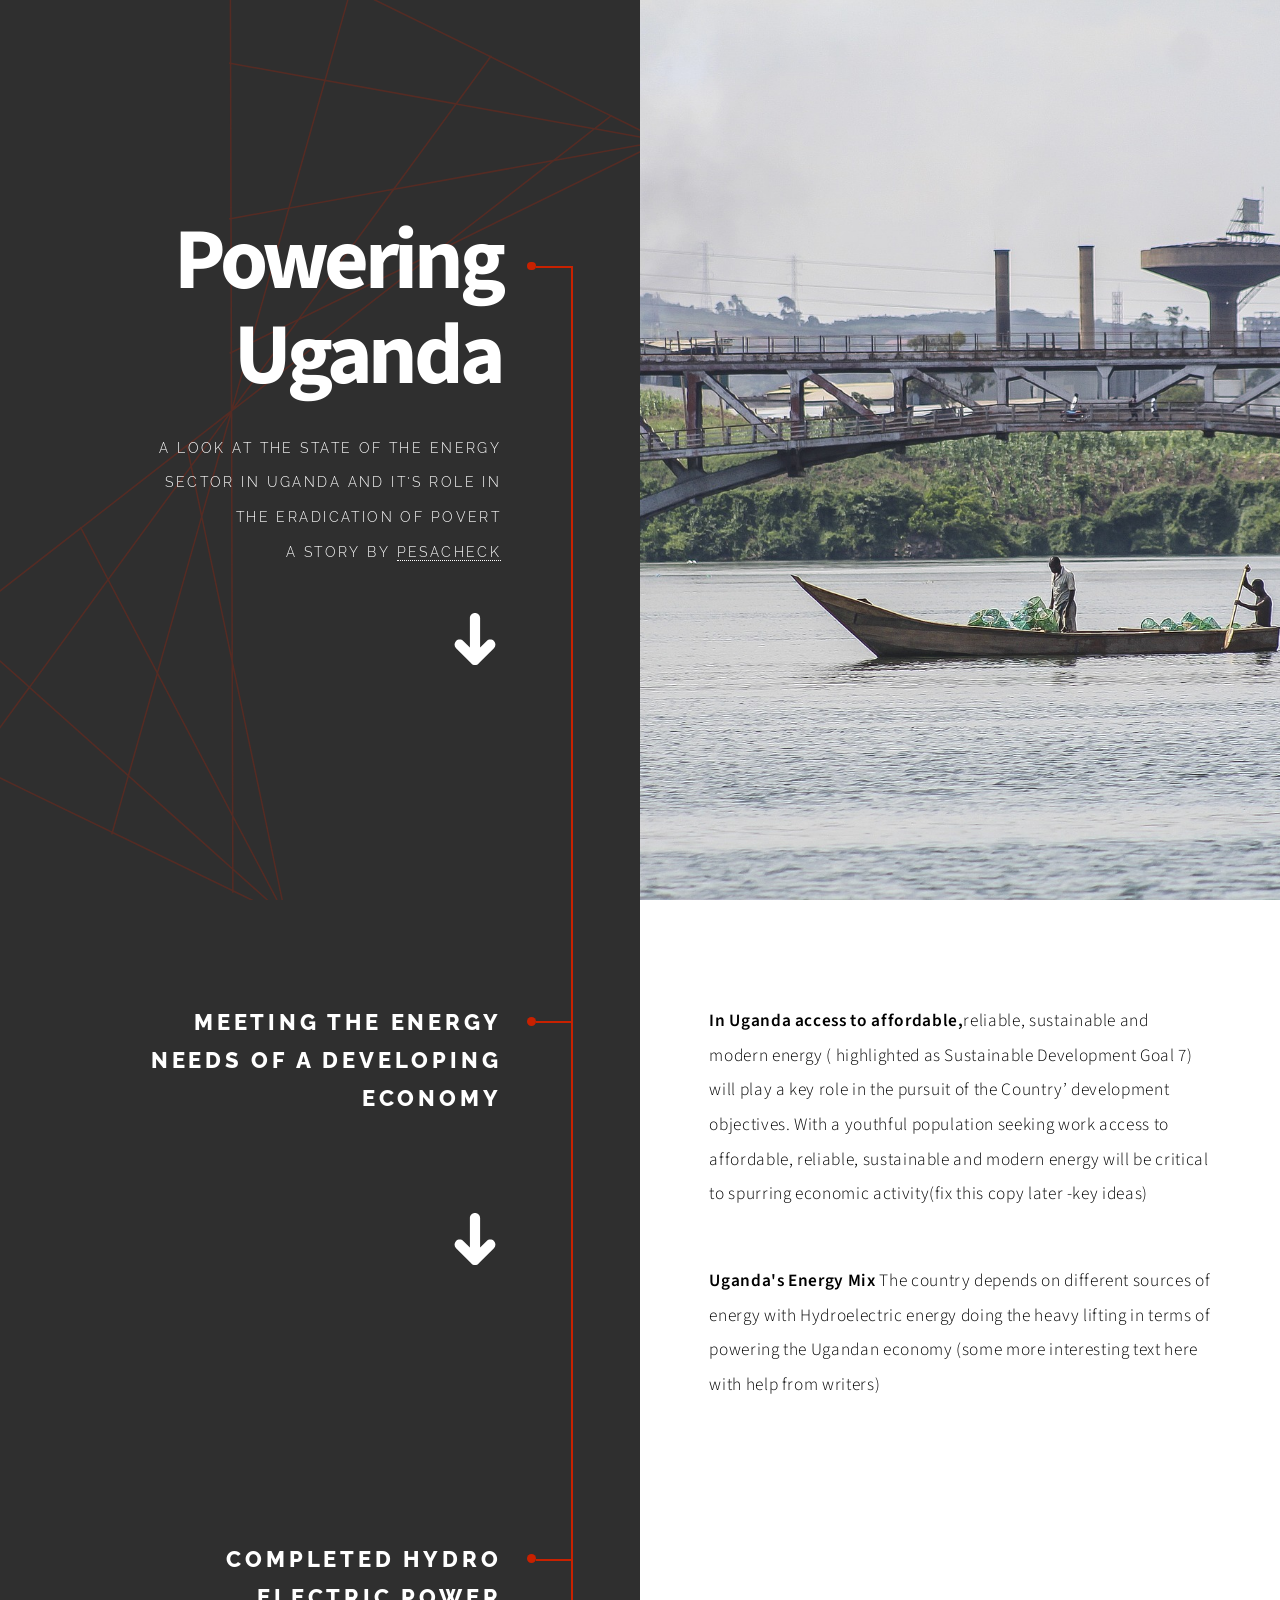
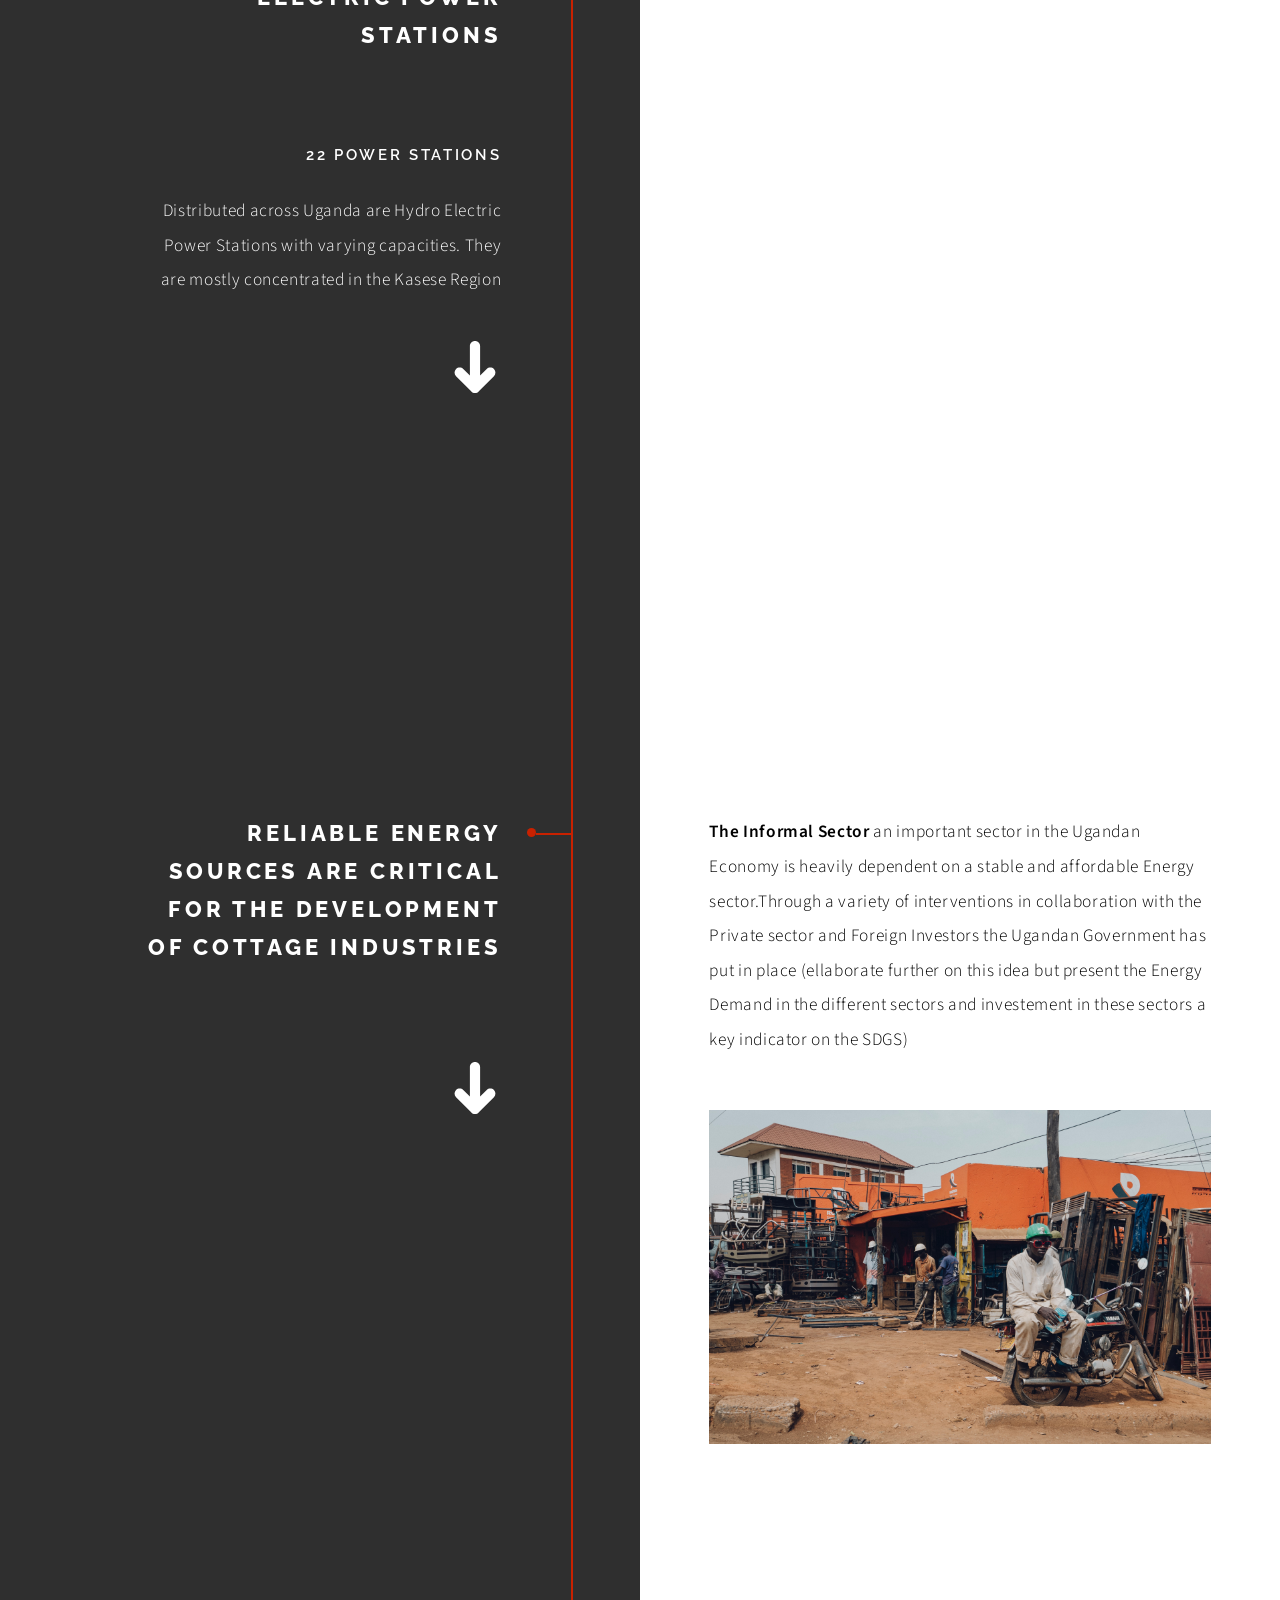
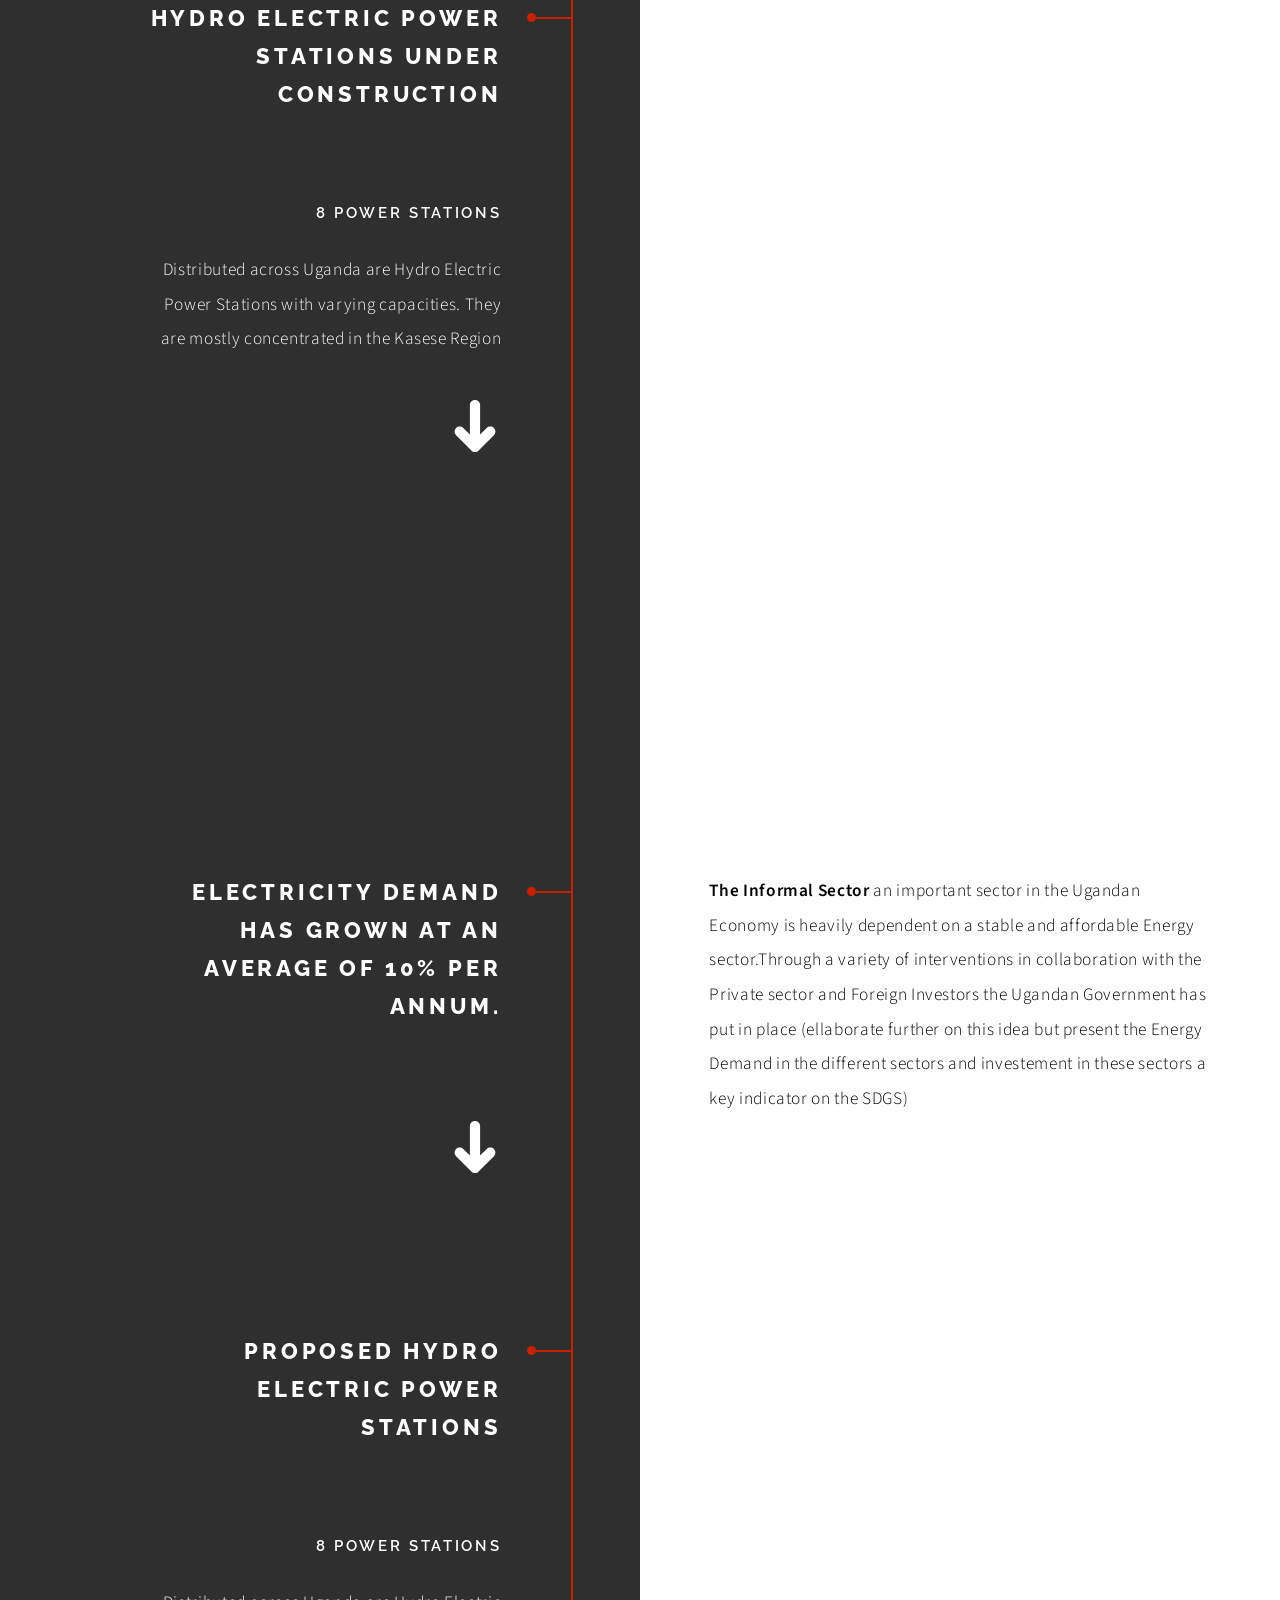
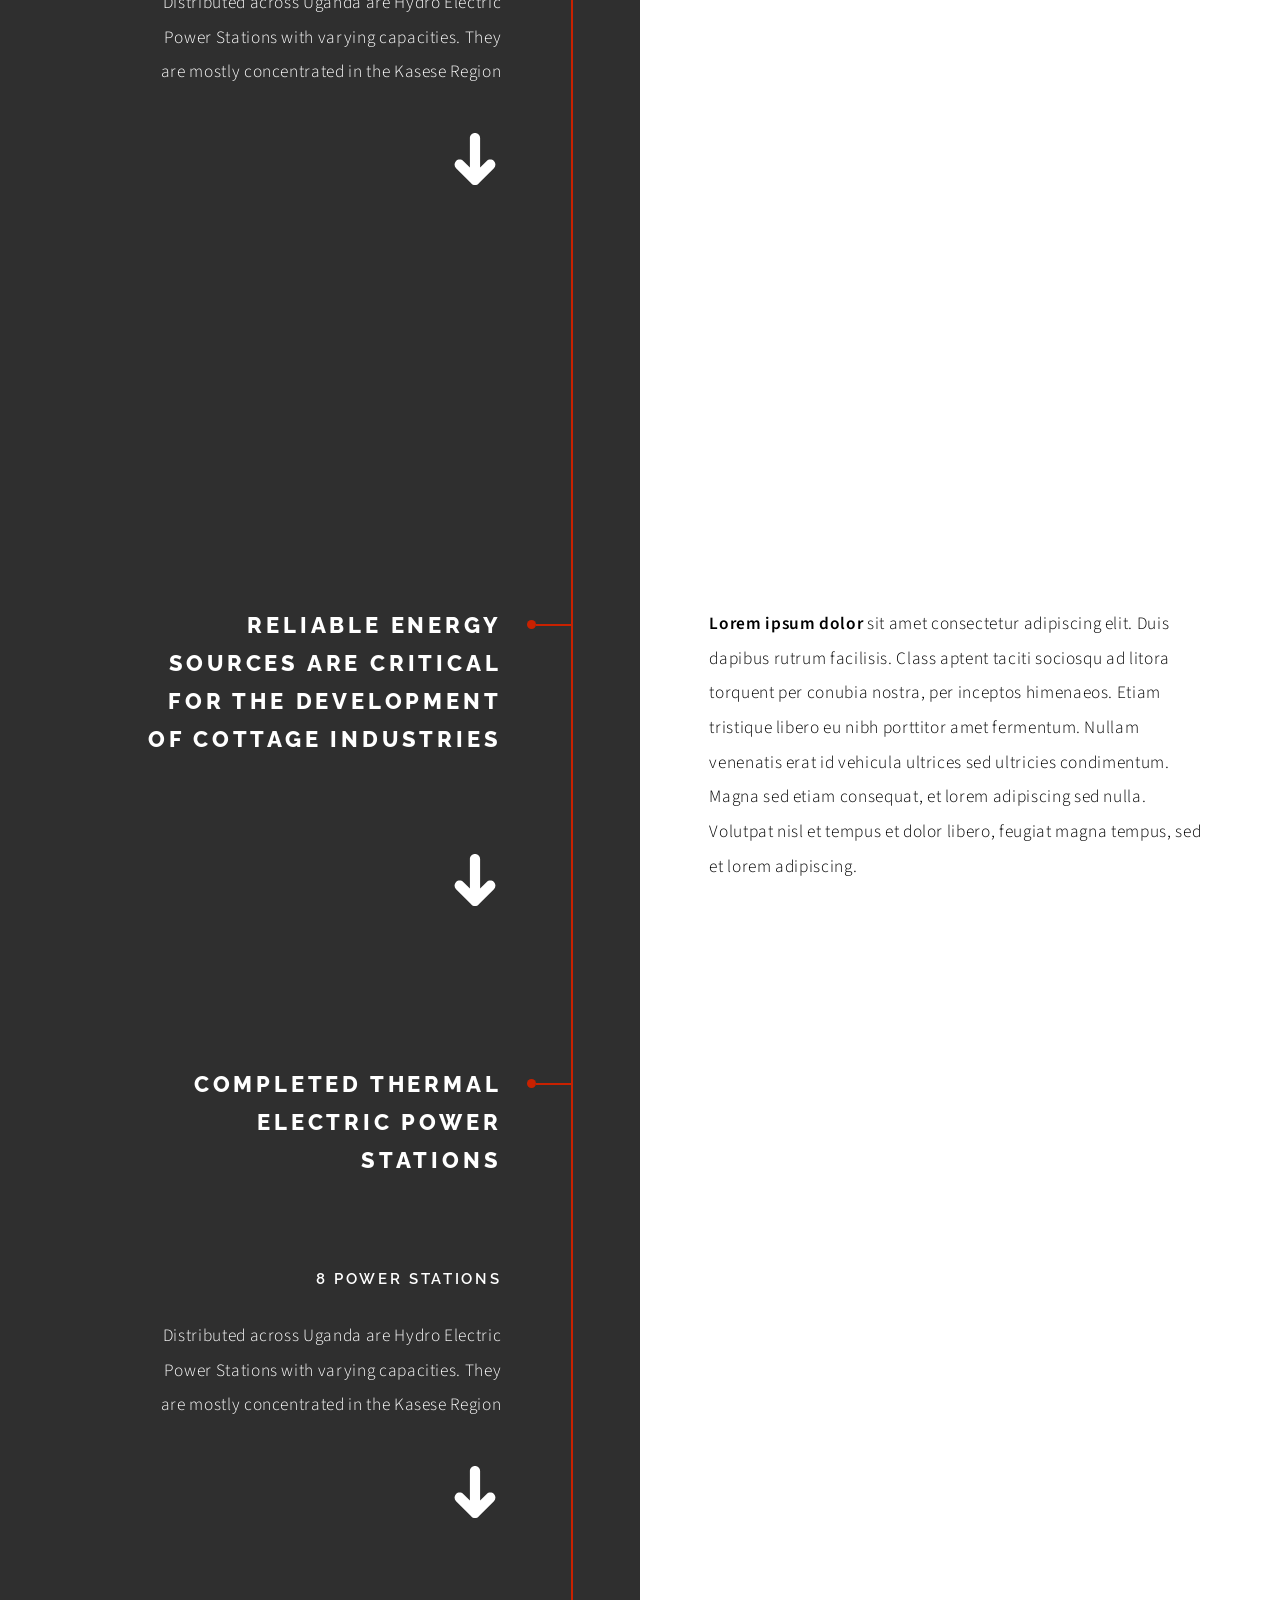
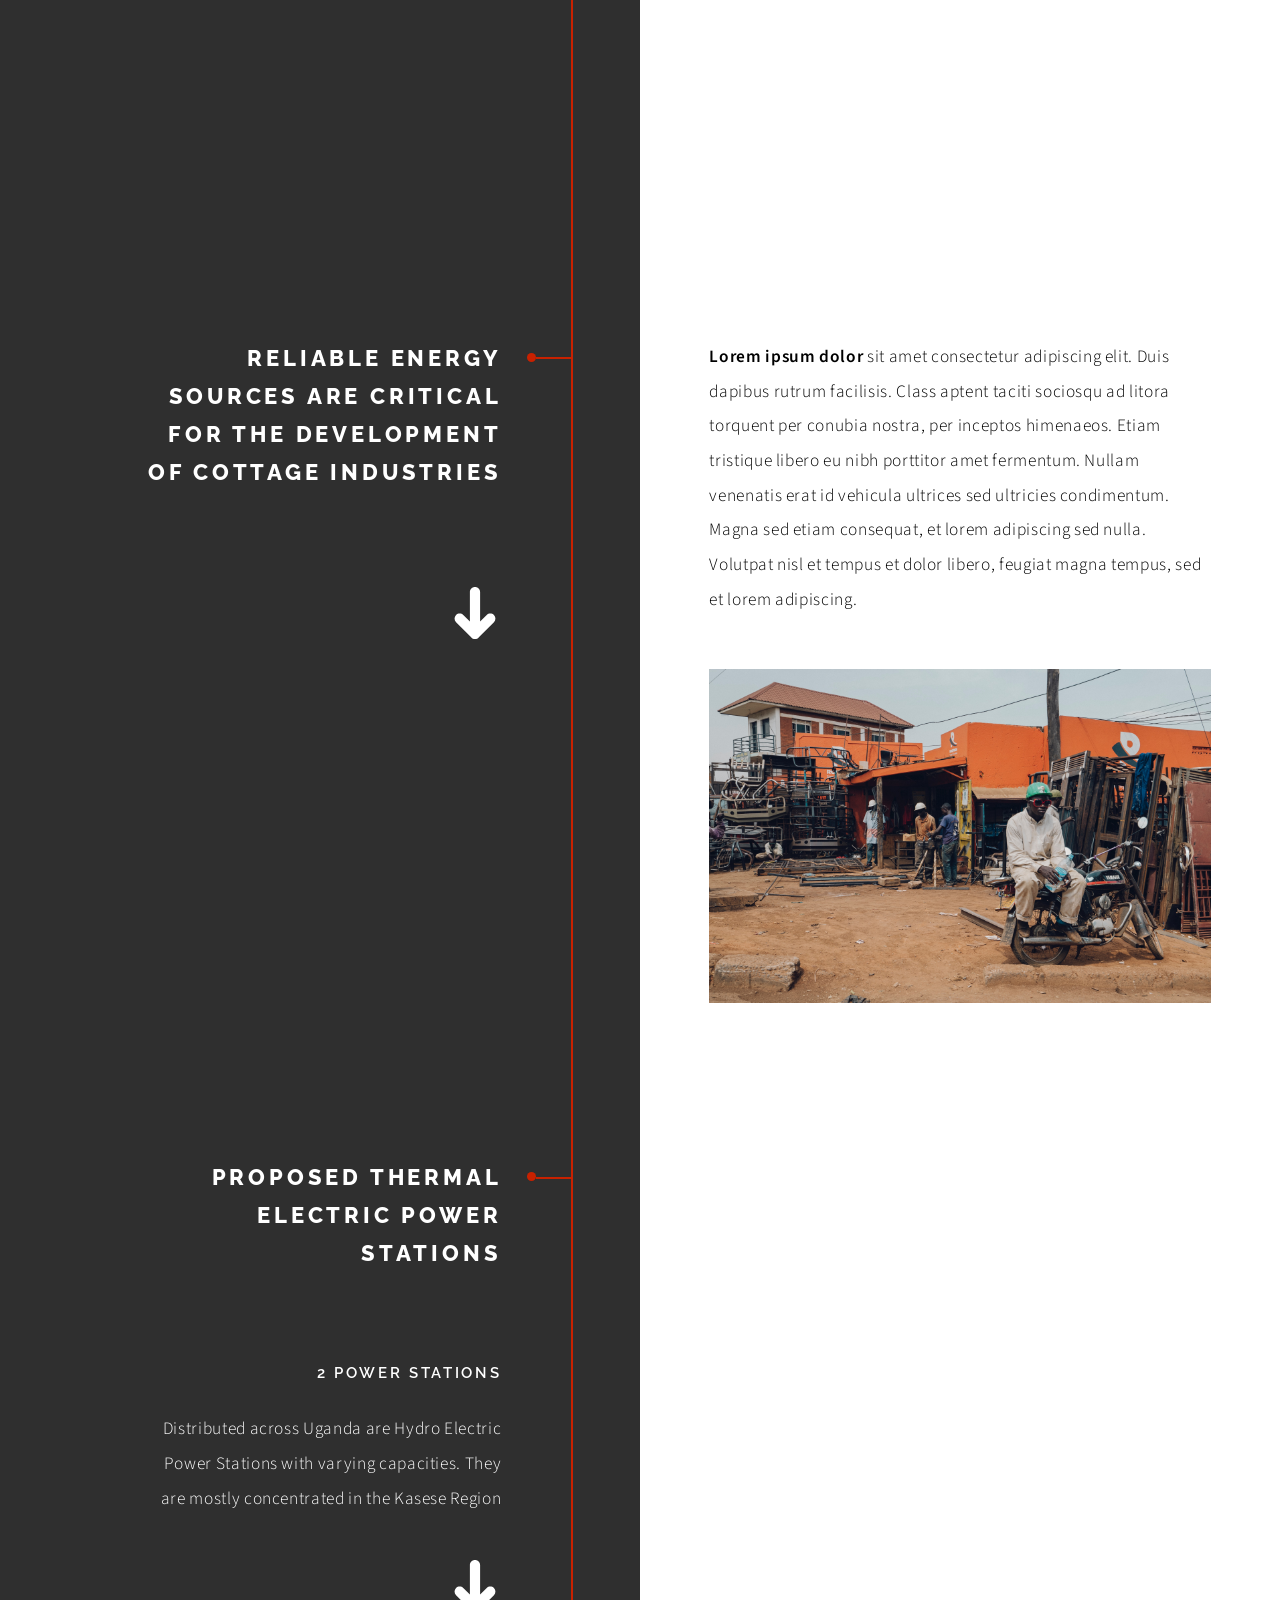
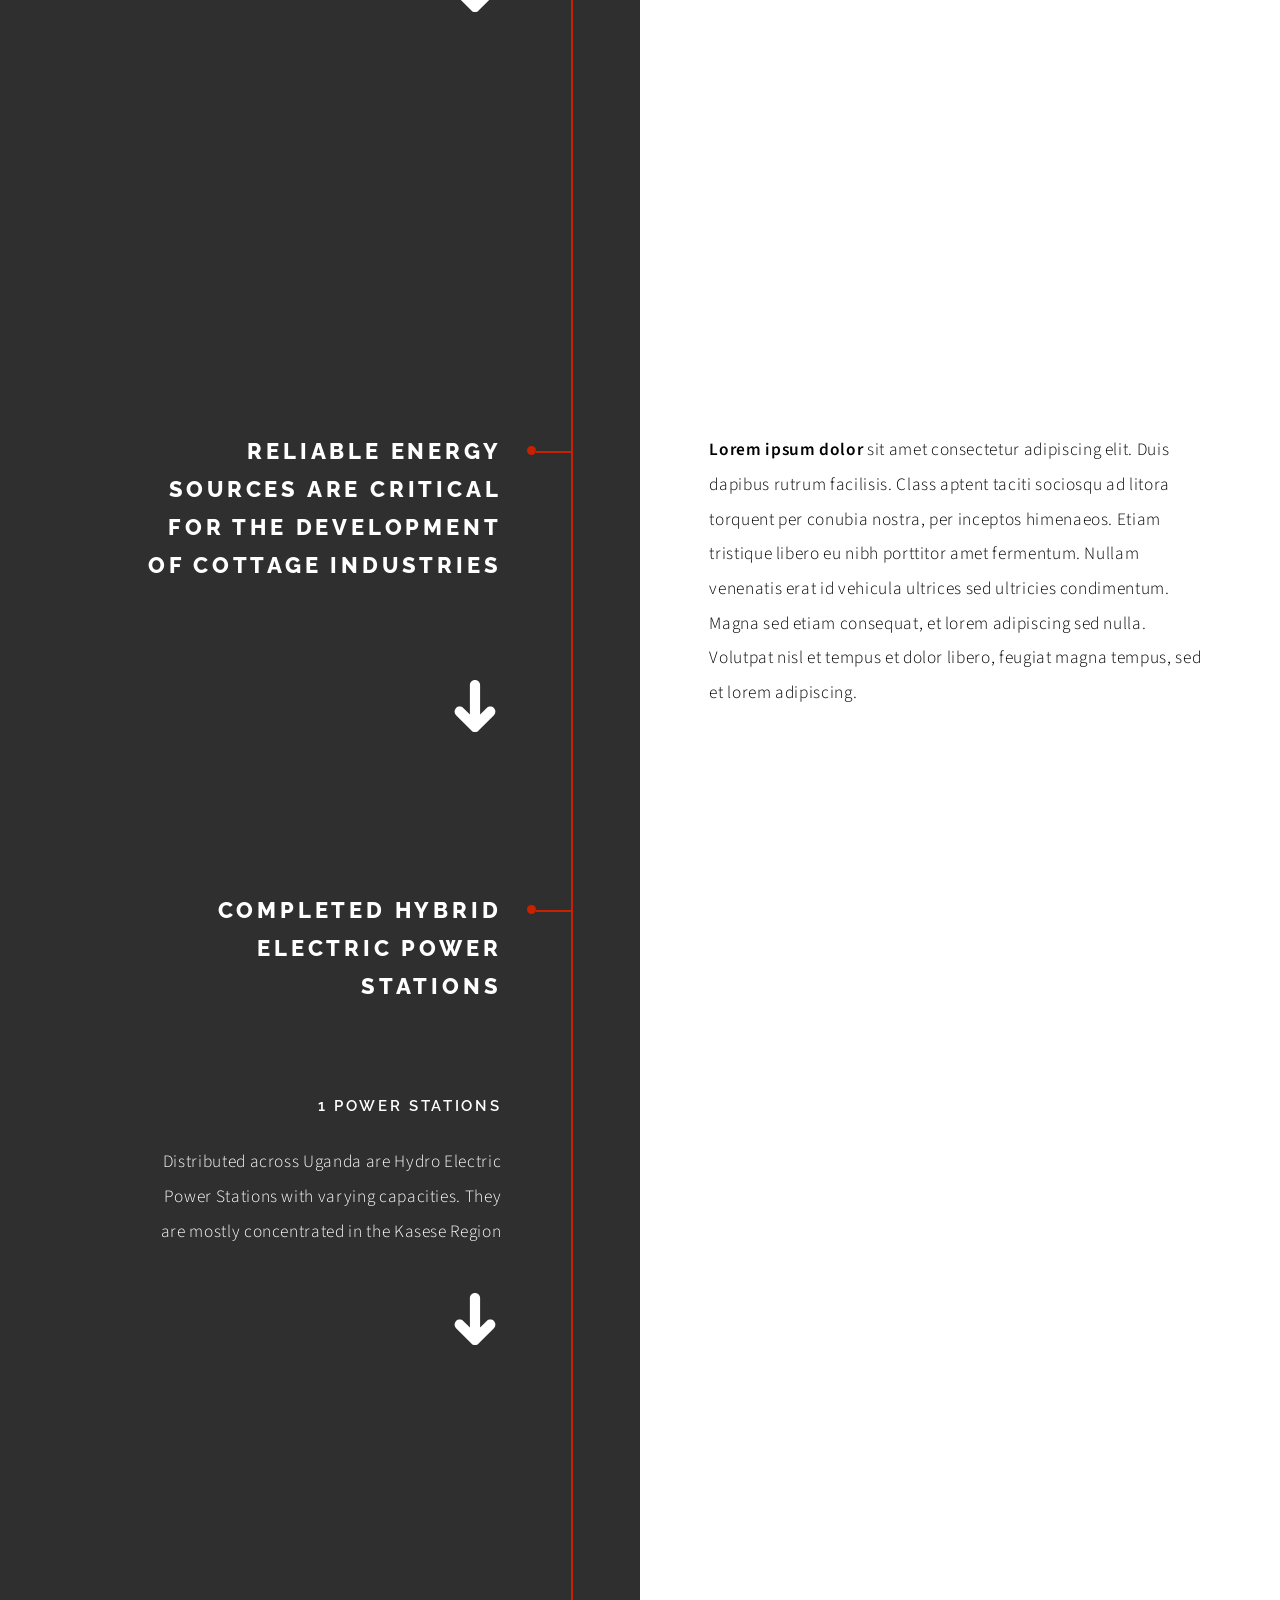
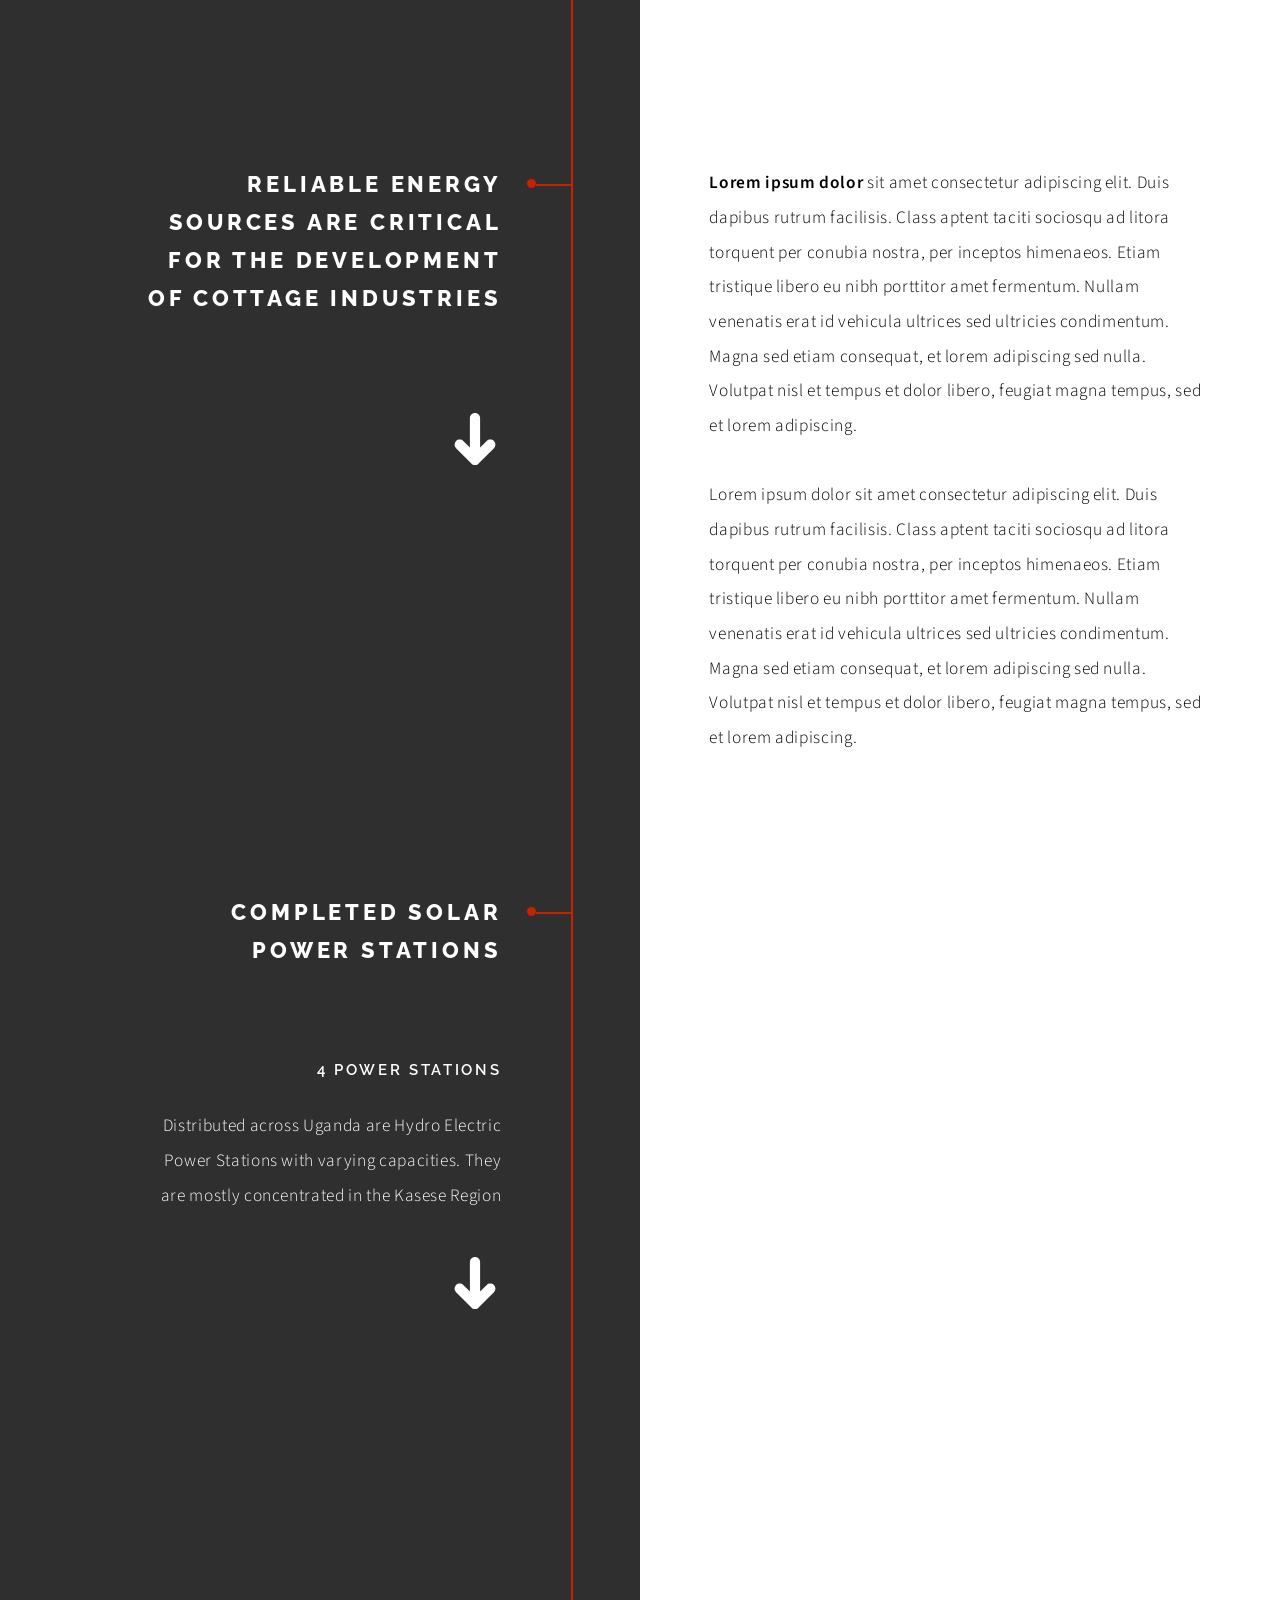
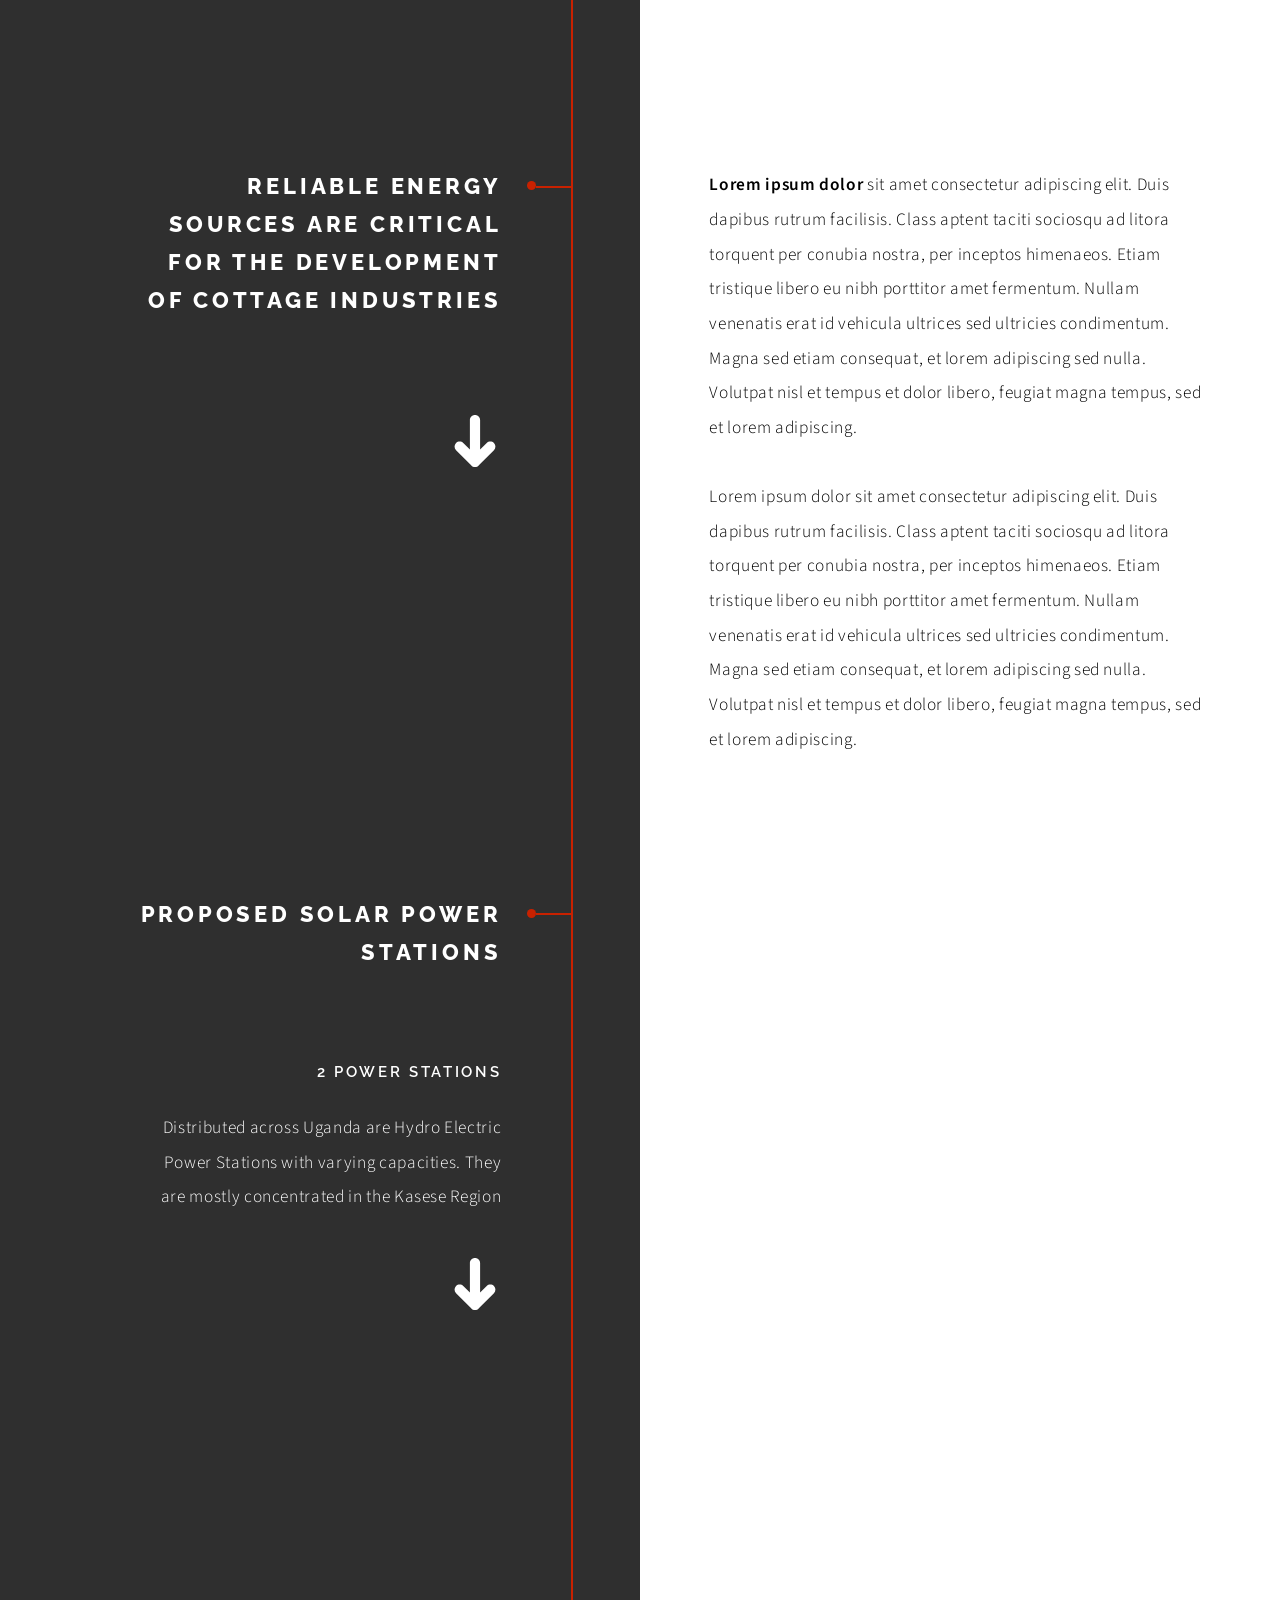
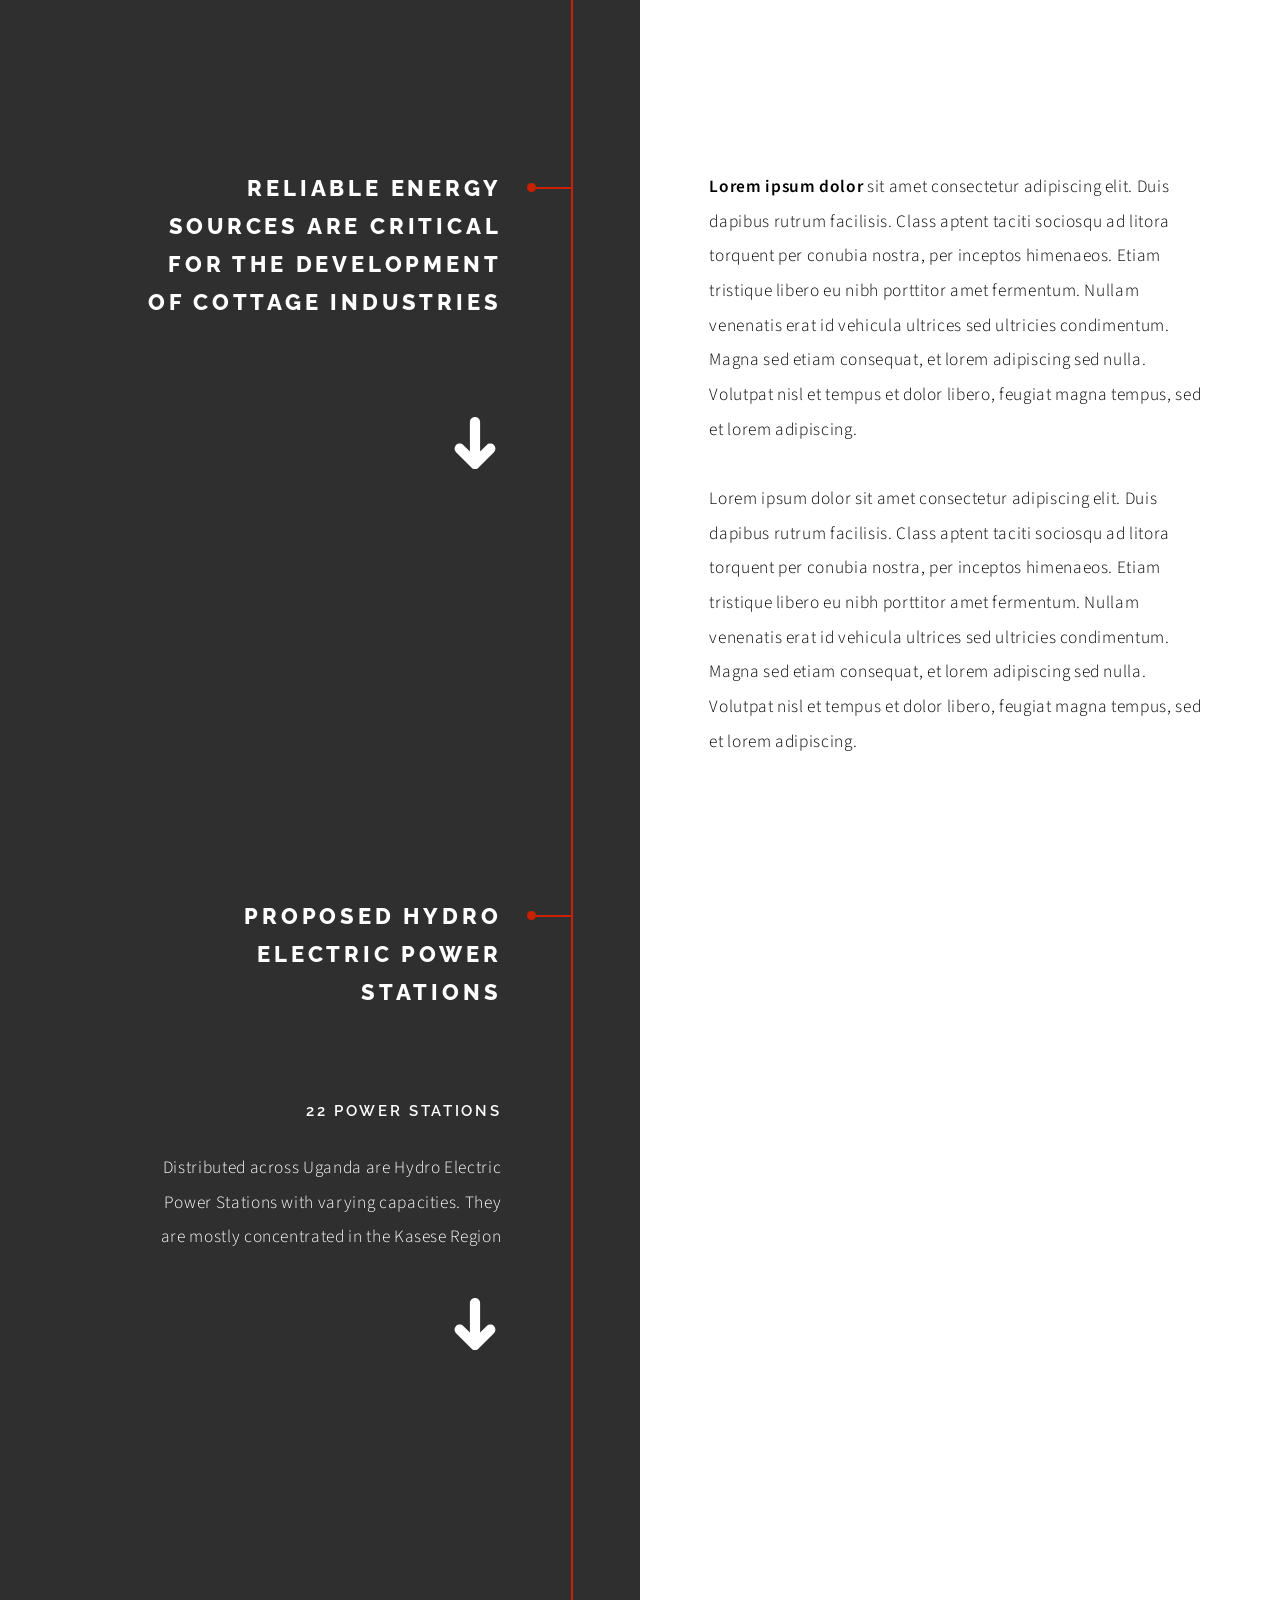
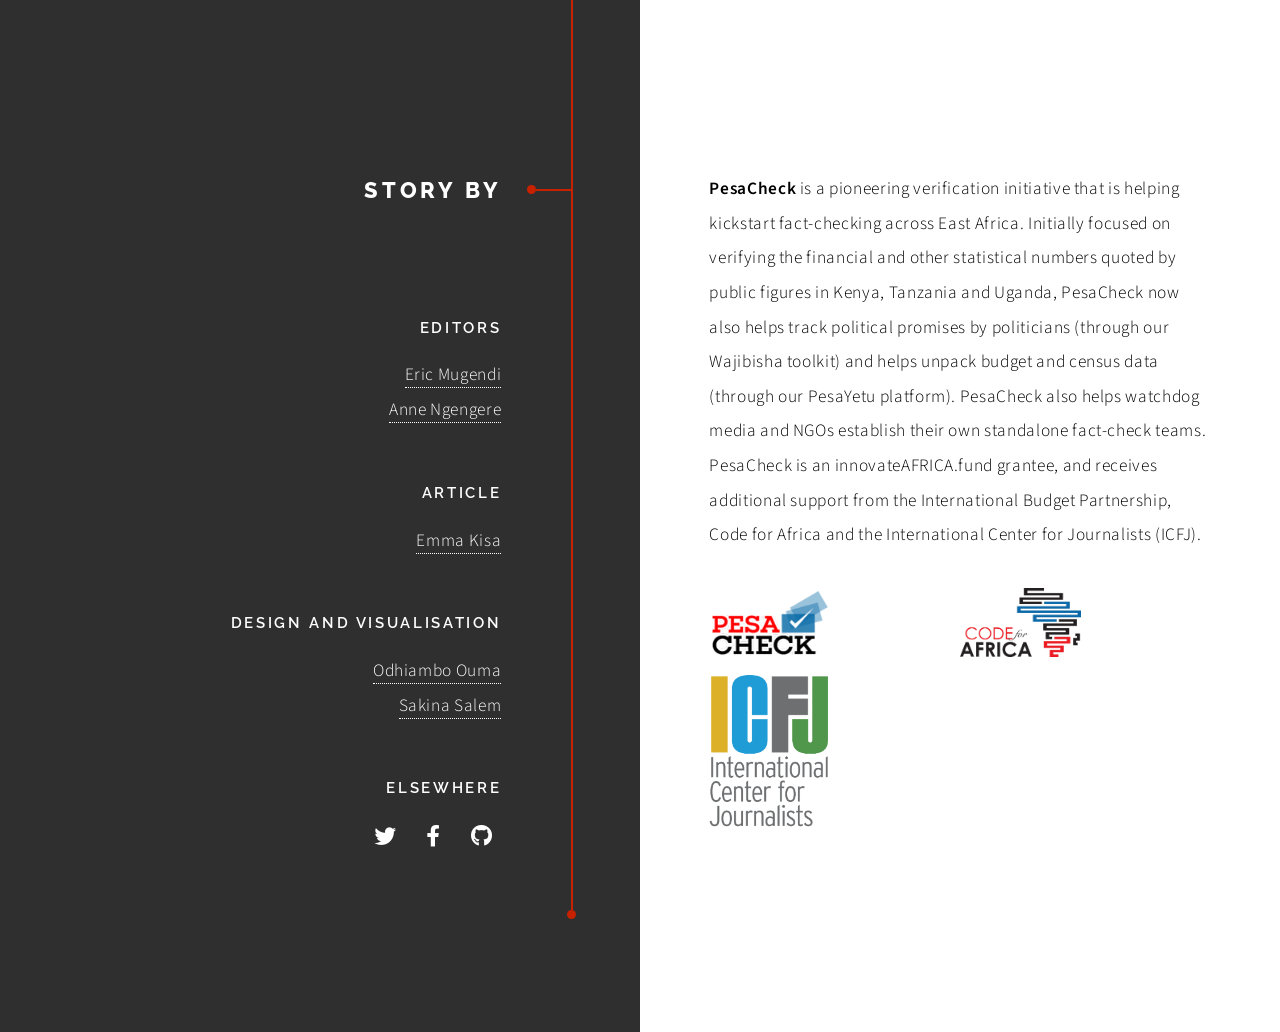
<file: index.html>
<!DOCTYPE HTML>
<!--
	Paradigm Shift by HTML5 UP
	html5up.net | @ajlkn
	Free for personal and commercial use under the CCA 3.0 license (html5up.net/license)
-->
<html>
	<head>
		<title>Power Stations in Uganda - A Story by PesaCheck</title>
		<meta charset="utf-8" />
		<meta name="viewport" content="width=device-width, initial-scale=1, user-scalable=no" />
		<meta name="description" content="" />
		<meta name="keywords" content="" />
		<link rel="stylesheet" href="assets/css/main.css" />
		<link rel="stylesheet" href="assets/css/custom.css" />
	</head>
	<body class="is-preload">

		<!-- Wrapper -->
			<div id="wrapper">

				<!-- Intro -->
					<section class="intro">
						<header>
							<h1>Powering Uganda</h1>
							<p>A Look at the State of the Energy Sector in Uganda and it's role in  the eradication of povert </br> A story by <a href="https://twitter.com/pesacheck">PesaCheck</a></p>
							<ul class="actions">
								<li><a href="#first" class="arrow scrolly"><span class="label">Next</span></a></li>
							</ul>
						</header>
						<div class="content">
							<span class="image fill" data-position="center"><img src="images/nile.jpg" alt="River Nile" /></span>
						</div>

					</section>

					<section id="second">
						<header>
							<h2>Meeting the Energy needs of a Developing Economy</h2>

							<ul class="actions">
								<li><a href="#third" class="arrow scrolly"><span class="label">Next</span></a></li>
							</ul>
						</header>
						<div class="content">
							<p style="color: black"><strong>In Uganda access to affordable,</strong>reliable, sustainable and modern energy ( highlighted as Sustainable Development Goal 7) will play a key role in the pursuit of the Country’ development objectives. With a youthful population seeking  work access to  affordable, reliable, sustainable  and modern energy will be critical to spurring economic activity(fix this copy later -key ideas)</p>
							<div style="padding-bottom: 1em;" class="flourish-embed" data-src="visualisation/650035"></div><script src="https://public.flourish.studio/resources/embed.js"></script>


							<p style="color: black"><strong>Uganda's Energy Mix</strong> The country depends on different sources of energy with Hydroelectric energy doing the heavy lifting in terms of powering the Ugandan economy (some  more interesting text here with help from writers)</p>


						</div>

					</section>


				<!-- Section -->
					<section id="first">
						<header>
							<h2>Completed Hydro Electric Power Stations</h2>
							<h3>22 Power Stations</h3>
							<p>Distributed across Uganda are Hydro Electric Power Stations with varying capacities. They are mostly concentrated in the Kasese Region</p>
							<ul class="actions">
								<li><a href="#second" class="arrow scrolly"><span class="label">Next</span></a></li>
							</ul>
						</header>
						<div class="mapzangu">

									<iframe width="100%" height="100%" frameborder="0" src="https://codeforafrica.carto.com/viz/d57d158a-6e91-47b1-bb75-769692b0b7a0/embed_map" allowfullscreen webkitallowfullscreen mozallowfullscreen oallowfullscreen msallowfullscreen></iframe>

						</div>
					</section>

					<!-- <section>
						<section id="fourth">
							<header>
								<h2>Reliable Energy Sources are Critical for the Development of Cottage Industries</h2>
								<ul class="actions">
									<li><a href="#fifth" class="arrow scrolly"><span class="label">Next</span></a></li>
								</ul>
							</header>

					</section> -->




					<section id="fourth">
						<header>
							<h2>Reliable Energy Sources are Critical for the Development of Cottage Industries</h2>

							<ul class="actions">
								<li><a href="#fifth" class="arrow scrolly"><span class="label">Next</span></a></li>
							</ul>
						</header>

						<div class="content">
							<p style="color: black;"><strong>The Informal Sector</strong> an important sector in the Ugandan Economy  is heavily  dependent on a stable and affordable Energy sector.Through a  variety of interventions in collaboration with the Private sector and Foreign Investors the Ugandan Government has put in place (ellaborate further on this idea but present the Energy Demand in the different sectors and investement in these sectors a key indicator on the SDGS)</p>
							<span class="image main"><img src="images/industries.jpg" alt="" /></span>
						</div>

					</section>

					<!-- Section -->
						<section id="third">
							<header>
								<h2>Hydro Electric Power Stations Under Construction</h2>
								<h3>8 Power Stations</h3>
								<p>Distributed across Uganda are Hydro Electric Power Stations with varying capacities. They are mostly concentrated in the Kasese Region</p>
								<ul class="actions">
									<li><a href="#fourth" class="arrow scrolly"><span class="label">Next</span></a></li>
								</ul>
							</header>
							<div class="mapzangu">

										<iframe width="100%" height="100%" frameborder="0" src="https://codeforafrica.carto.com/viz/0daa7e46-3738-4636-bd4a-eb4c90455ceb/embed_map" allowfullscreen webkitallowfullscreen mozallowfullscreen oallowfullscreen msallowfullscreen></iframe>

							</div>
						</section>

						<!-- section -->

						<section id="fourth">
							<header>
								<h2>Electricity demand has grown at an average of 10% per annum.</h2>

								<ul class="actions">
									<li><a href="#fifth" class="arrow scrolly"><span class="label">Next</span></a></li>
								</ul>
							</header>

							<div class="content">
								<p style="color: black;"><strong>The Informal Sector</strong> an important sector in the Ugandan Economy  is heavily  dependent on a stable and affordable Energy sector.Through a  variety of interventions in collaboration with the Private sector and Foreign Investors the Ugandan Government has put in place (ellaborate further on this idea but present the Energy Demand in the different sectors and investement in these sectors a key indicator on the SDGS)</p>
								<div class="flourish-embed" data-src="story/83903"></div><script src="https://public.flourish.studio/resources/embed.js"></script>
							</div>

						</section>

				<!-- Section -->
					<section id="fifth">
						<header>
							<h2>Proposed Hydro Electric Power Stations</h2>
							<h3>8 Power Stations</h3>
							<p>Distributed across Uganda are Hydro Electric Power Stations with varying capacities. They are mostly concentrated in the Kasese Region</p>

							<ul class="actions">
								<li><a href="#sixth" class="arrow scrolly"><span class="label">Next</span></a></li>
							</ul>
						</header>
						<div class="mapzangu">

									<iframe width="100%" height="100%" frameborder="0" src="https://codeforafrica.carto.com/viz/0daa7e46-3738-4636-bd4a-eb4c90455ceb/embed_map" allowfullscreen webkitallowfullscreen mozallowfullscreen oallowfullscreen msallowfullscreen></iframe>

						</div>

					</section>

					<section id="sixth">
						<header>
							<h2>Reliable Energy Sources are Critical for the Development of Cottage Industries</h2>
							<ul class="actions">
								<li><a href="#seventh" class="arrow scrolly"><span class="label">Next</span></a></li>
							</ul>
						</header>
						<div class="content">
							<p style="color: black"><strong>Lorem ipsum dolor</strong> sit amet consectetur adipiscing elit. Duis dapibus rutrum facilisis. Class aptent taciti sociosqu ad litora torquent per conubia nostra, per inceptos himenaeos. Etiam tristique libero eu nibh porttitor amet fermentum. Nullam venenatis erat id vehicula ultrices sed ultricies condimentum. Magna sed etiam consequat, et lorem adipiscing sed nulla. Volutpat nisl et tempus et dolor libero, feugiat magna tempus, sed et lorem adipiscing.</p>

							<div style="padding-bottom: 1em;" class="flourish-embed" data-src="visualisation/650035"></div><script src="https://public.flourish.studio/resources/embed.js"></script>

						</div>

					</section>

				<!-- Section -->

					<section id="seventh">
						<header>
							<h2>Completed Thermal Electric Power Stations</h2>
							<h3>8 Power Stations</h3>
							<p>Distributed across Uganda are Hydro Electric Power Stations with varying capacities. They are mostly concentrated in the Kasese Region</p>

							<ul class="actions">
								<li><a href="#eighth" class="arrow scrolly"><span class="label">Next</span></a></li>
							</ul>

						</header>
						<div class="mapzangu">

									<iframe width="100%" height="100%" frameborder="0" src="https://codeforafrica.carto.com/viz/5121ccf1-a5aa-447b-bee0-e95ed8d04721/embed_map" allowfullscreen webkitallowfullscreen mozallowfullscreen oallowfullscreen msallowfullscreen></iframe>

						</div>

					</section>

				<!-- Section -->

				<section id="eighth">
					<header>
						<h2>Reliable Energy Sources are Critical for the Development of Cottage Industries</h2>
						<ul class="actions">
							<li><a href="#nine" class="arrow scrolly"><span class="label">Next</span></a></li>
						</ul>
					</header>
					<div class="content">
						<p style="color: black"><strong>Lorem ipsum dolor</strong> sit amet consectetur adipiscing elit. Duis dapibus rutrum facilisis. Class aptent taciti sociosqu ad litora torquent per conubia nostra, per inceptos himenaeos. Etiam tristique libero eu nibh porttitor amet fermentum. Nullam venenatis erat id vehicula ultrices sed ultricies condimentum. Magna sed etiam consequat, et lorem adipiscing sed nulla. Volutpat nisl et tempus et dolor libero, feugiat magna tempus, sed et lorem adipiscing.</p>
						<span class="image main"><img src="images/industries.jpg" alt="" /></span>
					</div>

				</section>

			<!-- Section -->

				<section id="nine">
					<header>
						<h2>Proposed Thermal Electric Power Stations</h2>
						<h3>2 Power Stations</h3>
						<p>Distributed across Uganda are Hydro Electric Power Stations with varying capacities. They are mostly concentrated in the Kasese Region</p>

						<ul class="actions">
							<li><a href="#ten" class="arrow scrolly"><span class="label">Next</span></a></li>
						</ul>
					</header>
					<div class="mapzangu">

								<iframe width="100%" height="100%" frameborder="0" src="https://codeforafrica.carto.com/viz/5121ccf1-a5aa-447b-bee0-e95ed8d04721/embed_map" allowfullscreen webkitallowfullscreen mozallowfullscreen oallowfullscreen msallowfullscreen></iframe>

					</div>

				</section>

			<!-- Section -->
			<section id="ten">
				<header>
					<h2>Reliable Energy Sources are Critical for the Development of Cottage Industries</h2>
					<ul class="actions">
						<li><a href="#eleven" class="arrow scrolly"><span class="label">Next</span></a></li>
					</ul>
				</header>
				<div class="content">
					<p style="color: black"><strong>Lorem ipsum dolor</strong> sit amet consectetur adipiscing elit. Duis dapibus rutrum facilisis. Class aptent taciti sociosqu ad litora torquent per conubia nostra, per inceptos himenaeos. Etiam tristique libero eu nibh porttitor amet fermentum. Nullam venenatis erat id vehicula ultrices sed ultricies condimentum. Magna sed etiam consequat, et lorem adipiscing sed nulla. Volutpat nisl et tempus et dolor libero, feugiat magna tempus, sed et lorem adipiscing.</p>

					<div style="padding-bottom: 1em;" class="flourish-embed" data-src="visualisation/650035"></div><script src="https://public.flourish.studio/resources/embed.js"></script>

				</div>

			</section>

		<!-- Section -->


			<section id="eleven">
				<header>
					<h2>Completed Hybrid Electric Power Stations</h2>
					<h3>1 Power Stations</h3>
					<p>Distributed across Uganda are Hydro Electric Power Stations with varying capacities. They are mostly concentrated in the Kasese Region</p>

					<ul class="actions">
						<li><a href="#twelve" class="arrow scrolly"><span class="label">Next</span></a></li>
					</ul>
				</header>
				<div class="mapzangu">

							<iframe width="100%" height="100%" frameborder="0" src="https://codeforafrica.carto.com/viz/5121ccf1-a5aa-447b-bee0-e95ed8d04721/embed_map" allowfullscreen webkitallowfullscreen mozallowfullscreen oallowfullscreen msallowfullscreen></iframe>

				</div>

			</section>

		<!-- Section -->

		<section id="twelve">
			<header>
				<h2>Reliable Energy Sources are Critical for the Development of Cottage Industries</h2>
				<ul class="actions">
					<li><a href="#thirteen" class="arrow scrolly"><span class="label">Next</span></a></li>
				</ul>
			</header>
			<div class="content">
				<p style="color: black"><strong>Lorem ipsum dolor</strong> sit amet consectetur adipiscing elit. Duis dapibus rutrum facilisis. Class aptent taciti sociosqu ad litora torquent per conubia nostra, per inceptos himenaeos. Etiam tristique libero eu nibh porttitor amet fermentum. Nullam venenatis erat id vehicula ultrices sed ultricies condimentum. Magna sed etiam consequat, et lorem adipiscing sed nulla. Volutpat nisl et tempus et dolor libero, feugiat magna tempus, sed et lorem adipiscing.</p>
				<p style="color: black">Lorem ipsum dolor sit amet consectetur adipiscing elit. Duis dapibus rutrum facilisis. Class aptent taciti sociosqu ad litora torquent per conubia nostra, per inceptos himenaeos. Etiam tristique libero eu nibh porttitor amet fermentum. Nullam venenatis erat id vehicula ultrices sed ultricies condimentum. Magna sed etiam consequat, et lorem adipiscing sed nulla. Volutpat nisl et tempus et dolor libero, feugiat magna tempus, sed et lorem adipiscing.</p>

			</div>

		</section>

	<!-- Section -->

		<section id="thirteen">
			<header>
				<h2>Completed Solar Power Stations</h2>
				<h3>4 Power Stations</h3>
				<p>Distributed across Uganda are Hydro Electric Power Stations with varying capacities. They are mostly concentrated in the Kasese Region</p>

				<ul class="actions">
					<li><a href="#fourteen" class="arrow scrolly"><span class="label">Next</span></a></li>
				</ul>
			</header>
			<div class="mapzangu">

						<iframe width="100%" height="100%" frameborder="0" src="https://codeforafrica.carto.com/viz/5121ccf1-a5aa-447b-bee0-e95ed8d04721/embed_map" allowfullscreen webkitallowfullscreen mozallowfullscreen oallowfullscreen msallowfullscreen></iframe>

			</div>

		</section>

	<!-- Section -->

	<section id="fourteen">
		<header>
			<h2>Reliable Energy Sources are Critical for the Development of Cottage Industries</h2>
			<ul class="actions">
				<li><a href="#fifteen" class="arrow scrolly"><span class="label">Next</span></a></li>
			</ul>
		</header>
		<div class="content">
			<p style="color: black"><strong>Lorem ipsum dolor</strong> sit amet consectetur adipiscing elit. Duis dapibus rutrum facilisis. Class aptent taciti sociosqu ad litora torquent per conubia nostra, per inceptos himenaeos. Etiam tristique libero eu nibh porttitor amet fermentum. Nullam venenatis erat id vehicula ultrices sed ultricies condimentum. Magna sed etiam consequat, et lorem adipiscing sed nulla. Volutpat nisl et tempus et dolor libero, feugiat magna tempus, sed et lorem adipiscing.</p>
			<p style="color: black">Lorem ipsum dolor sit amet consectetur adipiscing elit. Duis dapibus rutrum facilisis. Class aptent taciti sociosqu ad litora torquent per conubia nostra, per inceptos himenaeos. Etiam tristique libero eu nibh porttitor amet fermentum. Nullam venenatis erat id vehicula ultrices sed ultricies condimentum. Magna sed etiam consequat, et lorem adipiscing sed nulla. Volutpat nisl et tempus et dolor libero, feugiat magna tempus, sed et lorem adipiscing.</p>

		</div>

	</section>

<!-- Section -->

	<section id="fifteen">
		<header>
			<h2>Proposed Solar Power Stations</h2>
			<h3>2 Power Stations</h3>
			<p>Distributed across Uganda are Hydro Electric Power Stations with varying capacities. They are mostly concentrated in the Kasese Region</p>

			<ul class="actions">
				<li><a href="#sixteen" class="arrow scrolly"><span class="label">Next</span></a></li>
			</ul>
		</header>
		<div class="mapzangu">

					<iframe width="100%" height="100%" frameborder="0" src="https://codeforafrica.carto.com/viz/5121ccf1-a5aa-447b-bee0-e95ed8d04721/embed_map" allowfullscreen webkitallowfullscreen mozallowfullscreen oallowfullscreen msallowfullscreen></iframe>

		</div>

	</section>

<!-- Section -->

<section id="sixteen">
	<header>
		<h2>Reliable Energy Sources are Critical for the Development of Cottage Industries</h2>

		<ul class="actions">
			<li><a href="#seventeen" class="arrow scrolly"><span class="label">Next</span></a></li>
		</ul>
	</header>
	<div class="content">
		<p style="color: black;"><strong>Lorem ipsum dolor</strong> sit amet consectetur adipiscing elit. Duis dapibus rutrum facilisis. Class aptent taciti sociosqu ad litora torquent per conubia nostra, per inceptos himenaeos. Etiam tristique libero eu nibh porttitor amet fermentum. Nullam venenatis erat id vehicula ultrices sed ultricies condimentum. Magna sed etiam consequat, et lorem adipiscing sed nulla. Volutpat nisl et tempus et dolor libero, feugiat magna tempus, sed et lorem adipiscing.</p>
		<p style="color: black;">Lorem ipsum dolor sit amet consectetur adipiscing elit. Duis dapibus rutrum facilisis. Class aptent taciti sociosqu ad litora torquent per conubia nostra, per inceptos himenaeos. Etiam tristique libero eu nibh porttitor amet fermentum. Nullam venenatis erat id vehicula ultrices sed ultricies condimentum. Magna sed etiam consequat, et lorem adipiscing sed nulla. Volutpat nisl et tempus et dolor libero, feugiat magna tempus, sed et lorem adipiscing.</p>

	</div>

</section>

<!-- Section -->

<section id="seventeen">
	<header>
		<h2>Proposed Hydro Electric Power Stations</h2>
		<h3>22 Power Stations</h3>
		<p>Distributed across Uganda are Hydro Electric Power Stations with varying capacities. They are mostly concentrated in the Kasese Region</p>
		<ul class="actions">
			<li><a href="#eighteen" class="arrow scrolly"><span class="label">Next</span></a></li>
		</ul>
	</header>
	<div class="mapzangu">

				<iframe width="100%" height="100%" frameborder="0" src="https://codeforafrica.carto.com/viz/5121ccf1-a5aa-447b-bee0-e95ed8d04721/embed_map" allowfullscreen webkitallowfullscreen mozallowfullscreen oallowfullscreen msallowfullscreen></iframe>

	</div>

</section>


					<section id="eighteen">
						<header>
							<h2>Story By</h2>
						</header>
						<div class="content">
							<p style="color: black;"><strong>PesaCheck</strong> is a pioneering verification initiative that is helping kickstart fact-checking across East Africa. Initially focused on verifying the financial and other statistical numbers quoted by public figures in Kenya, Tanzania and Uganda, PesaCheck now also helps track political promises by politicians (through our Wajibisha toolkit) and helps unpack budget and census data (through our PesaYetu platform). PesaCheck also helps watchdog media and NGOs establish their own standalone fact-check teams. PesaCheck is an innovateAFRICA.fund grantee, and receives additional support from the International Budget Partnership, Code for Africa and the International Center for Journalists (ICFJ).</p>

							<div class="content">
								<div>
									<ul class="feature-icons">
										<li><span class="image partners"><img src="images/gallery/fulls/pesacheck.png" alt="" /></span></li>
										<li><span class="image partners"><img src="images/gallery/fulls/cfa.png" alt="" /></span></li>
										<li><span class="image partners"><img src="images/gallery/fulls/icfjLogo.png" alt="" /></span></li>

									</ul>
								</div>
							</div>


						</div>
						<footer>
							<ul class="items">
								<li>
									<h3>Editors</h3>
									<a href="#">Eric Mugendi</a><br>
									<a href="#">Anne Ngengere</a>
								</li>
								<li>
									<h3>Article</h3>
									<a href="#">Emma Kisa</a>
								</li>
								<li>
									<h3>Design and visualisation</h3>
									<a href="#"><span>Odhiambo Ouma</span></a><br>
									<a href="#"><span>Sakina Salem</span></a>

								</li>
								<li>
									<h3>Elsewhere</h3>
									<ul class="icons">
										<li><a href="#" class="icon brands fa-twitter"><span class="label">Twitter</span></a></li>
										<li><a href="#" class="icon brands fa-facebook-f"><span class="label">Facebook</span></a></li>
										<li><a href="#" class="icon brands fa-github"><span class="label">GitHub</span></a></li>
									</ul>
								</li>
							</ul>
						</footer>
					</section>



			</div>

		<!-- Scripts -->
			<script src="assets/js/jquery.min.js"></script>
			<script src="assets/js/jquery.scrolly.min.js"></script>
			<script src="assets/js/browser.min.js"></script>
			<script src="assets/js/breakpoints.min.js"></script>
			<script src="assets/js/util.js"></script>
			<script src="assets/js/main.js"></script>

	</body>
</html>
</file>
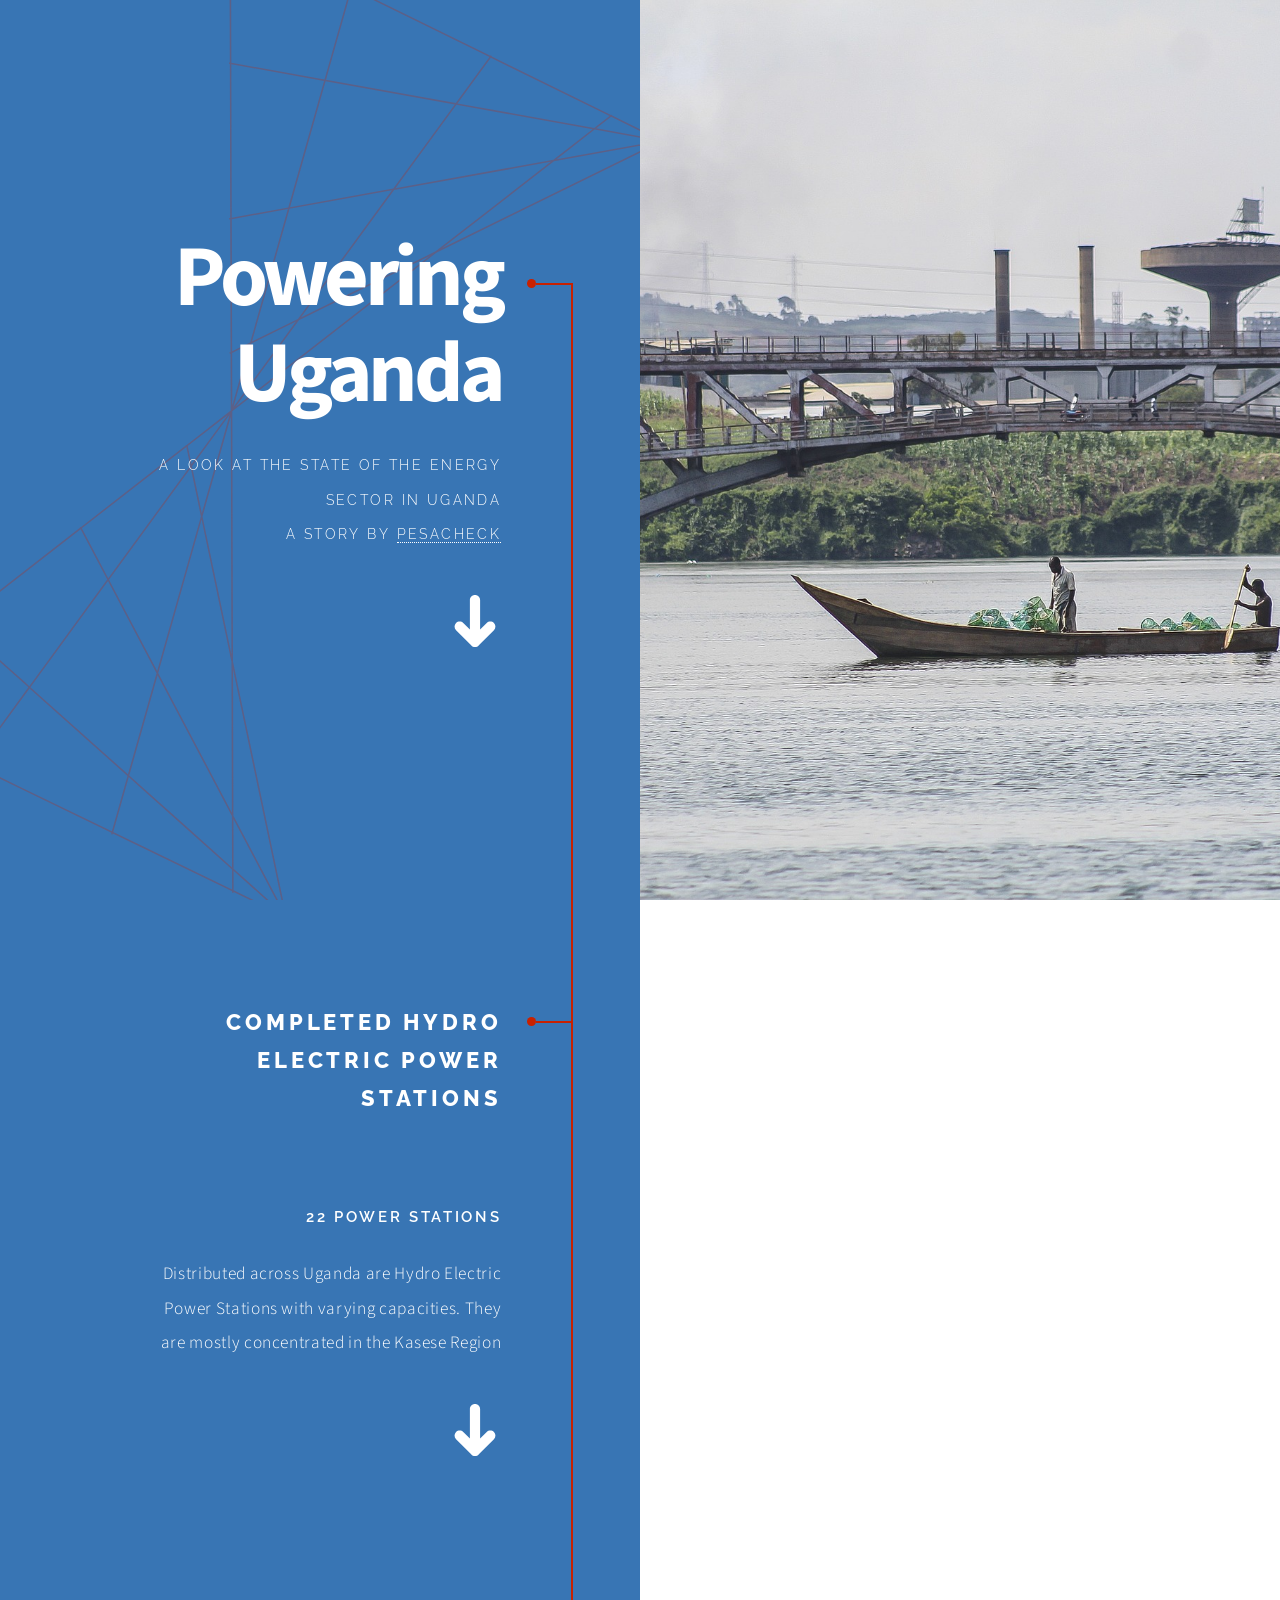
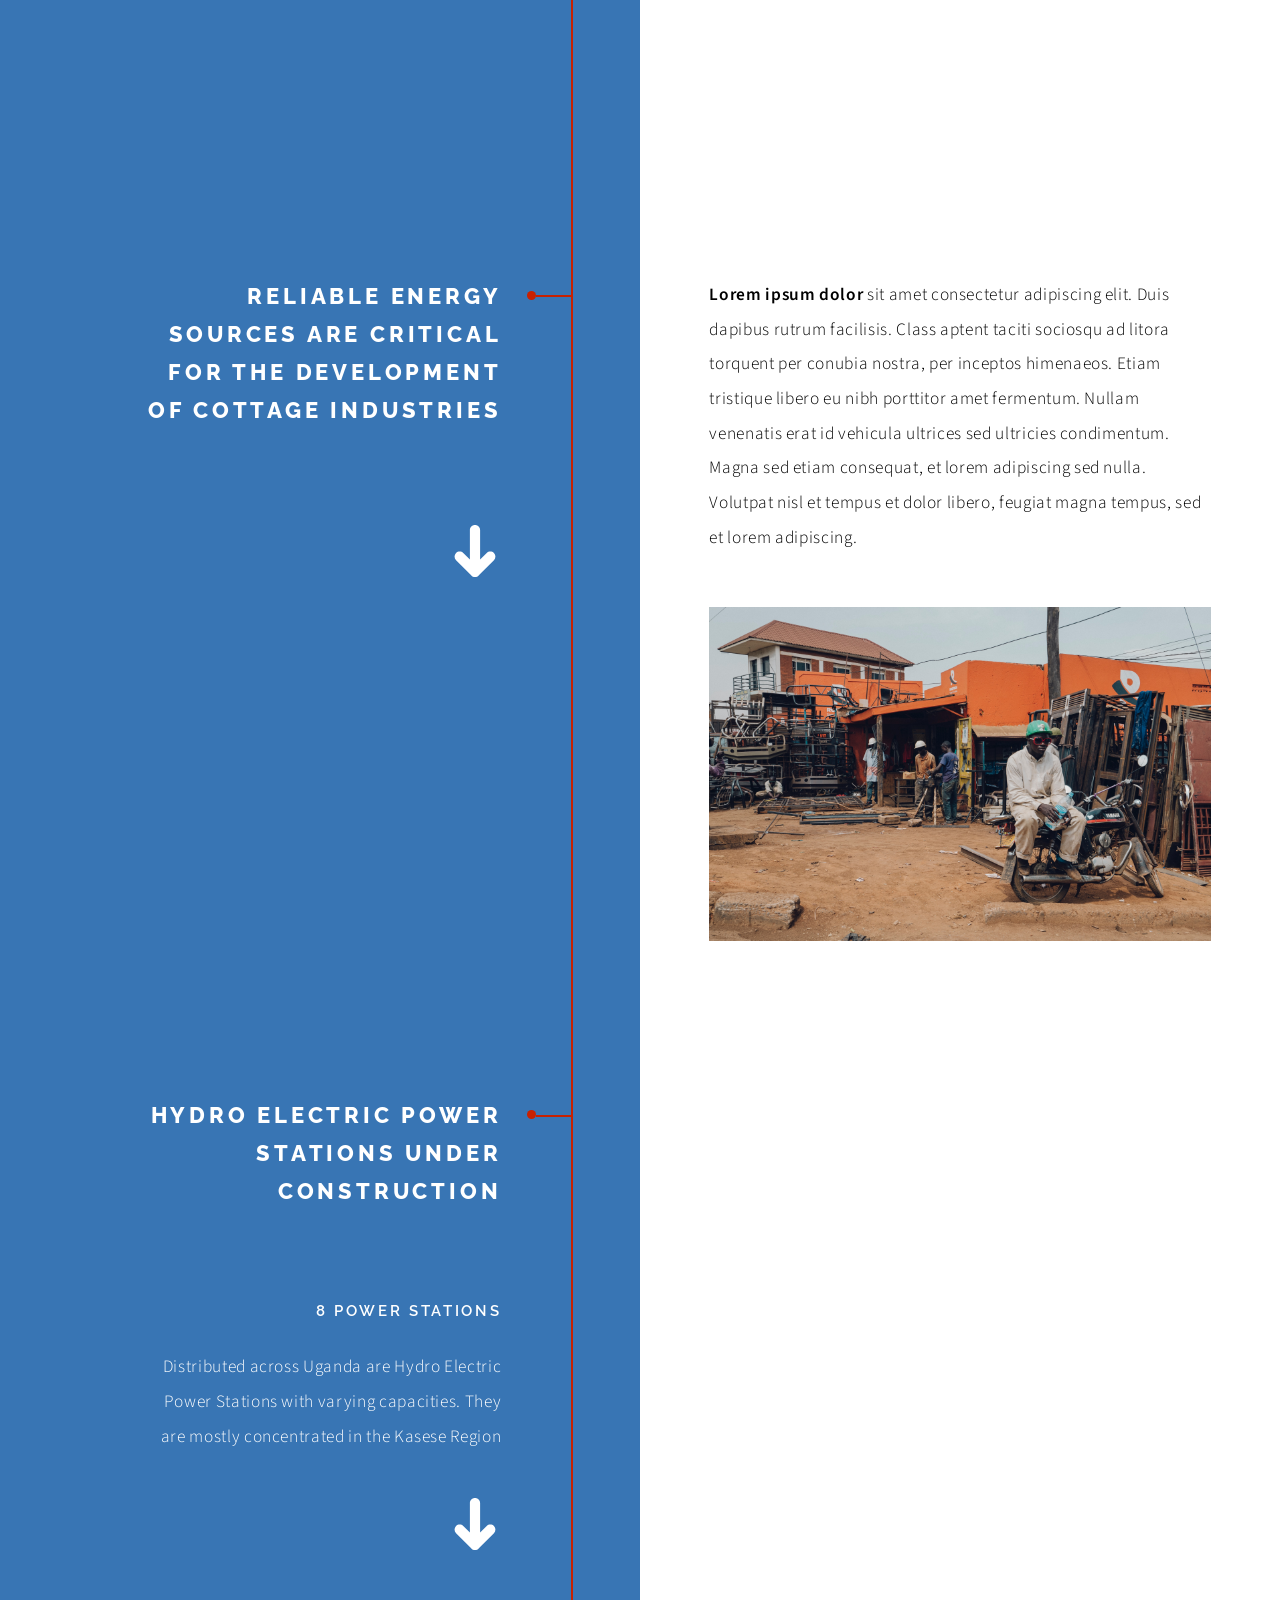
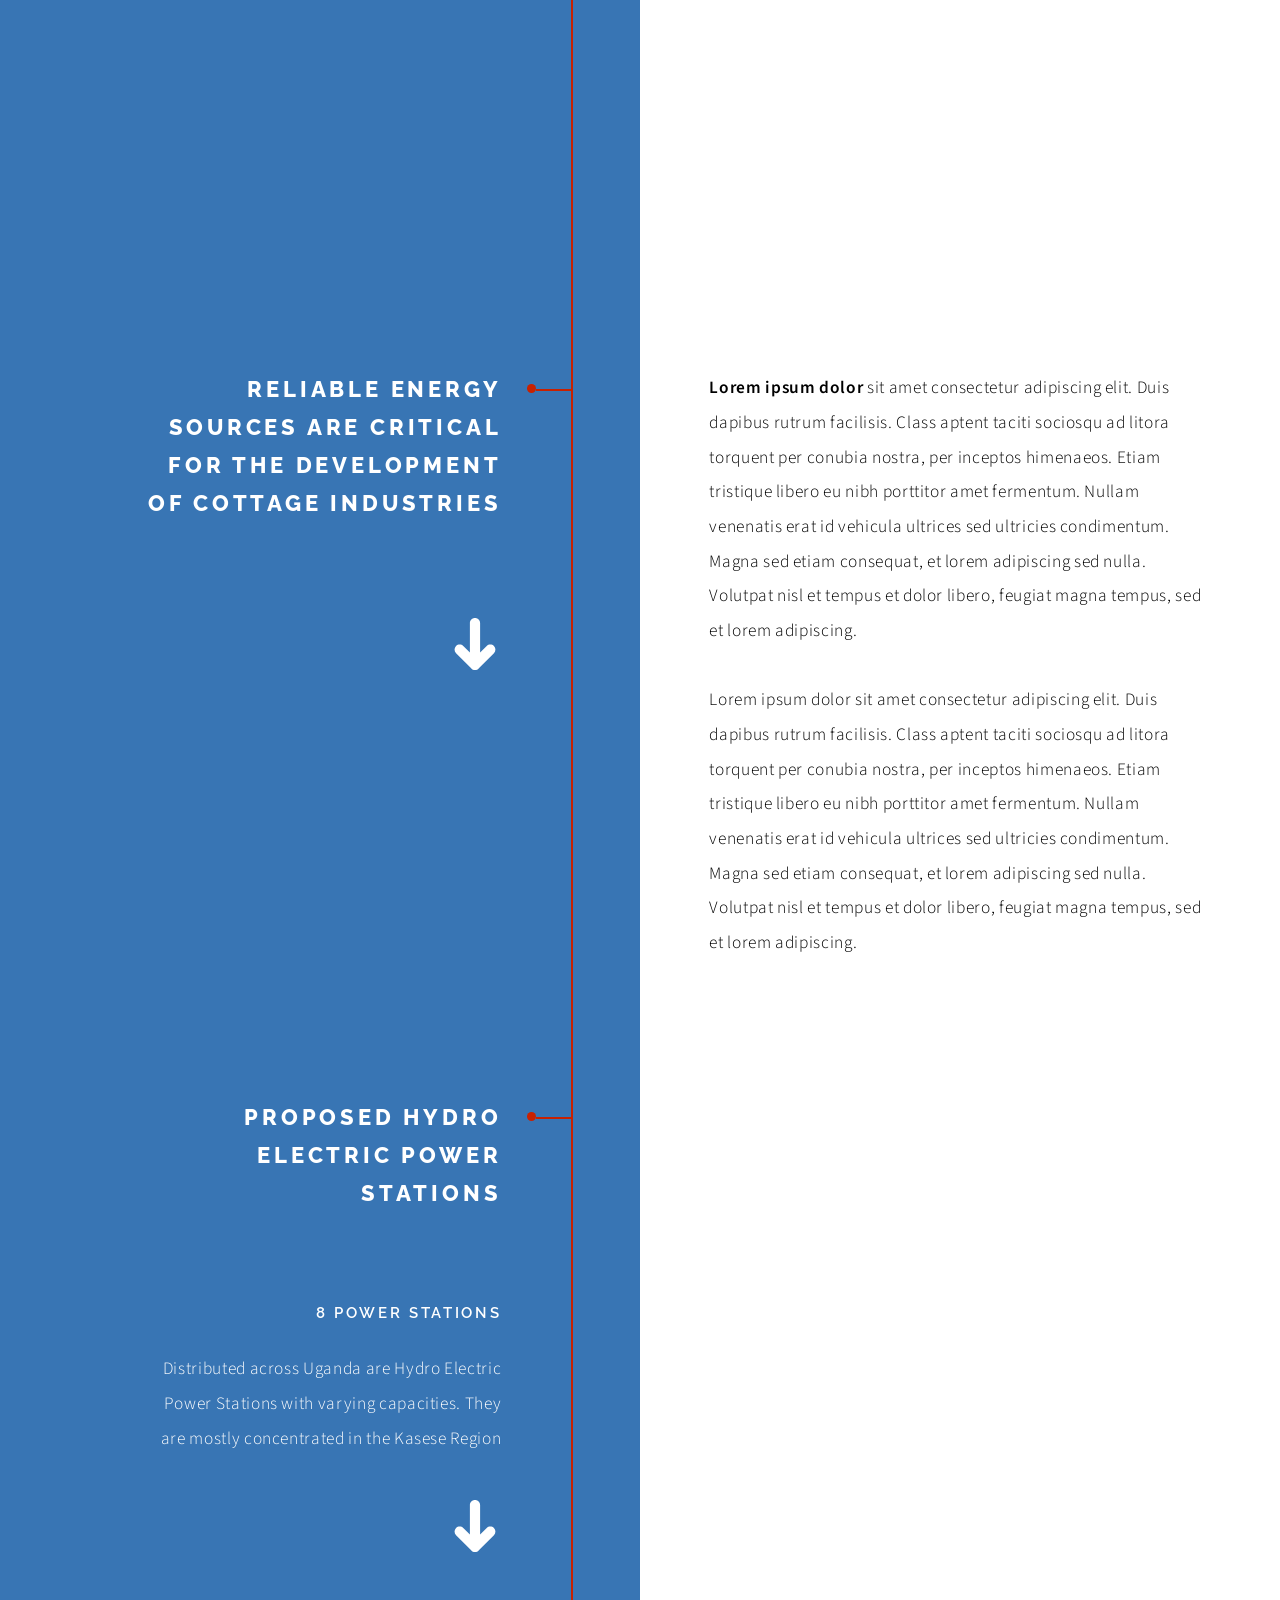
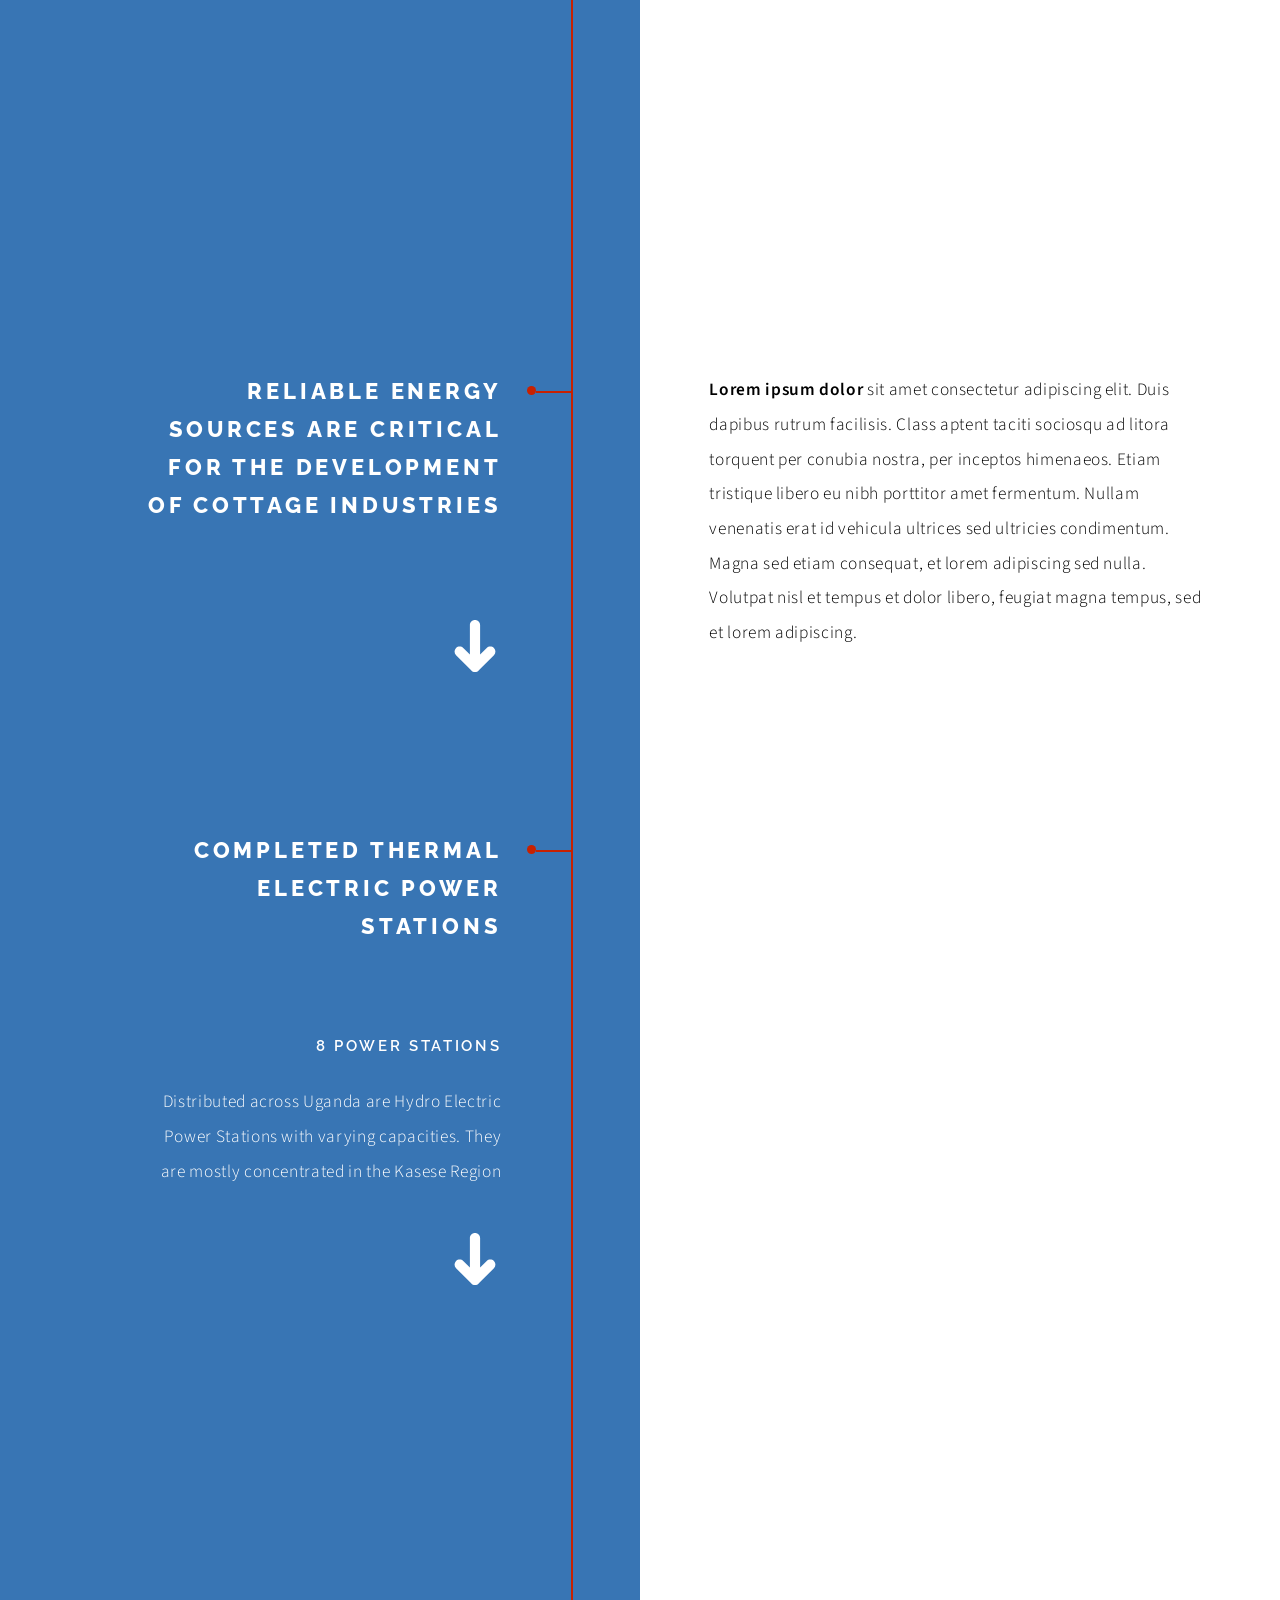
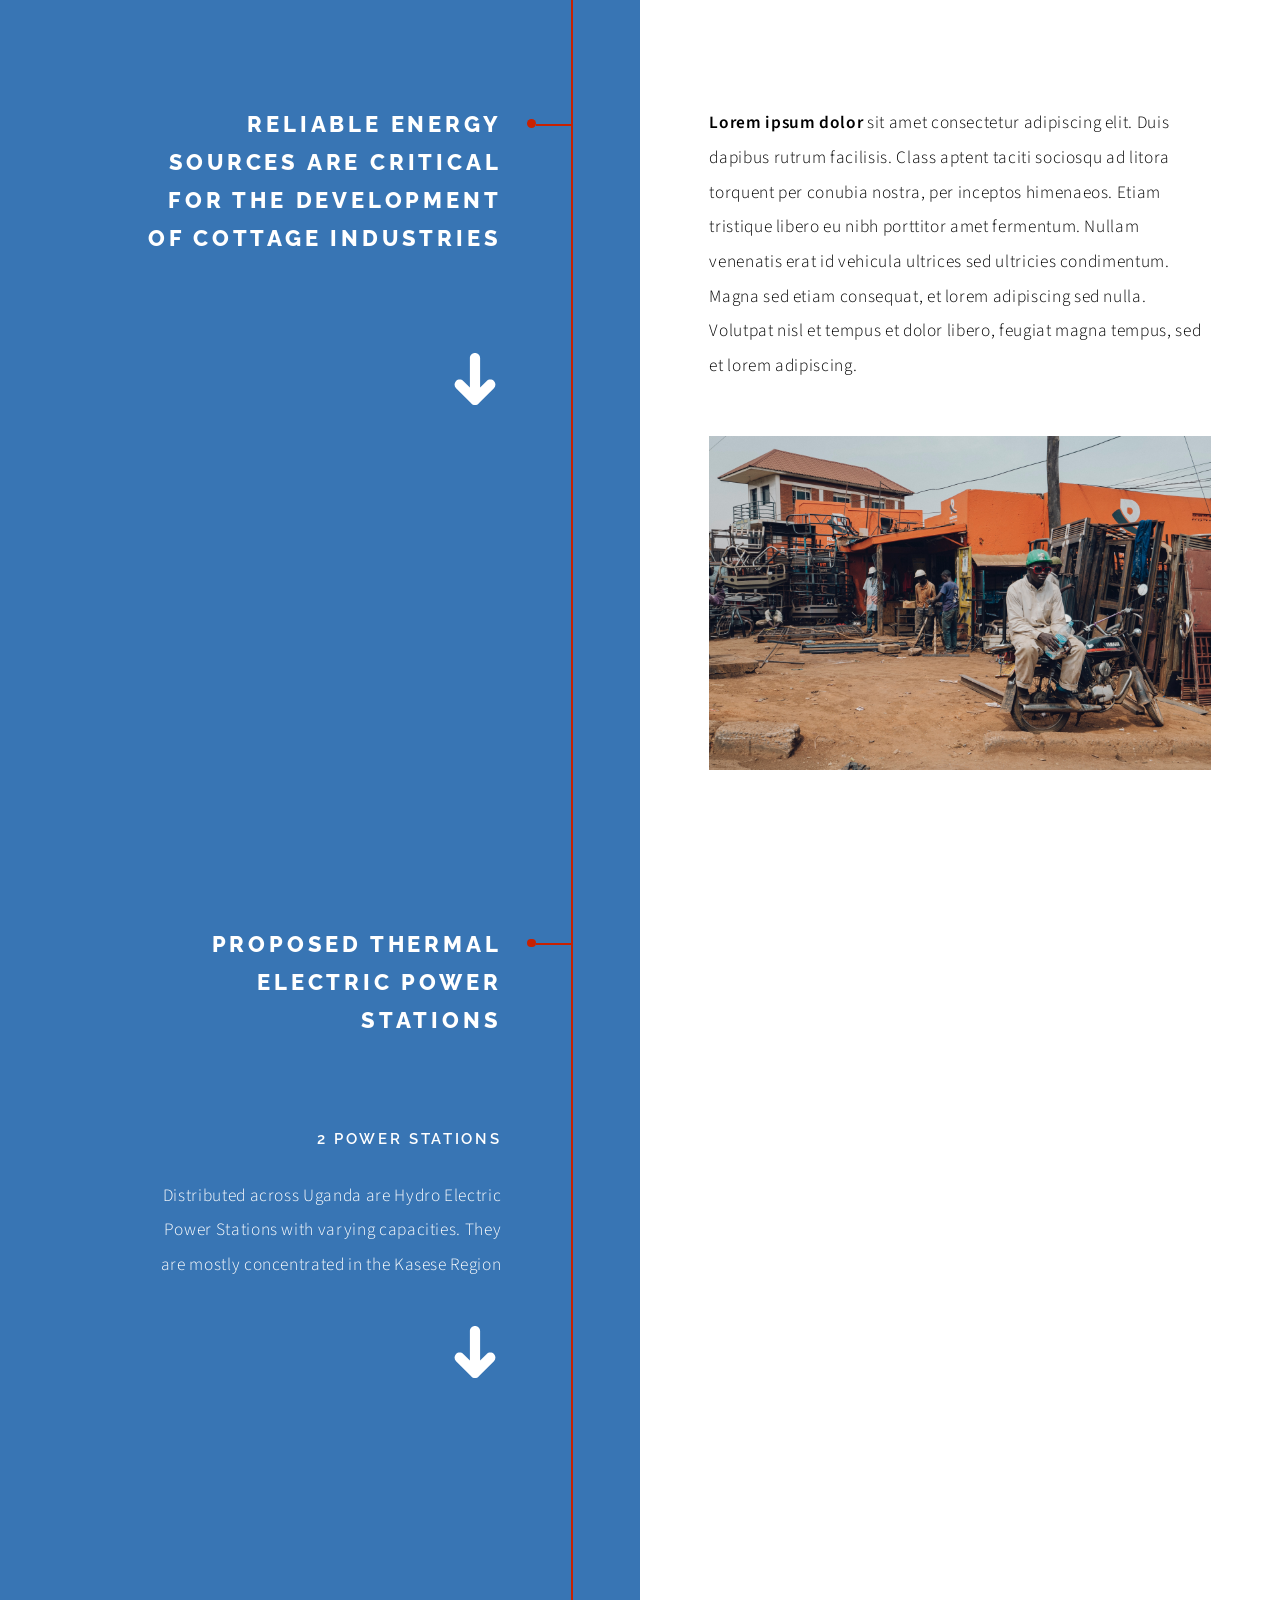
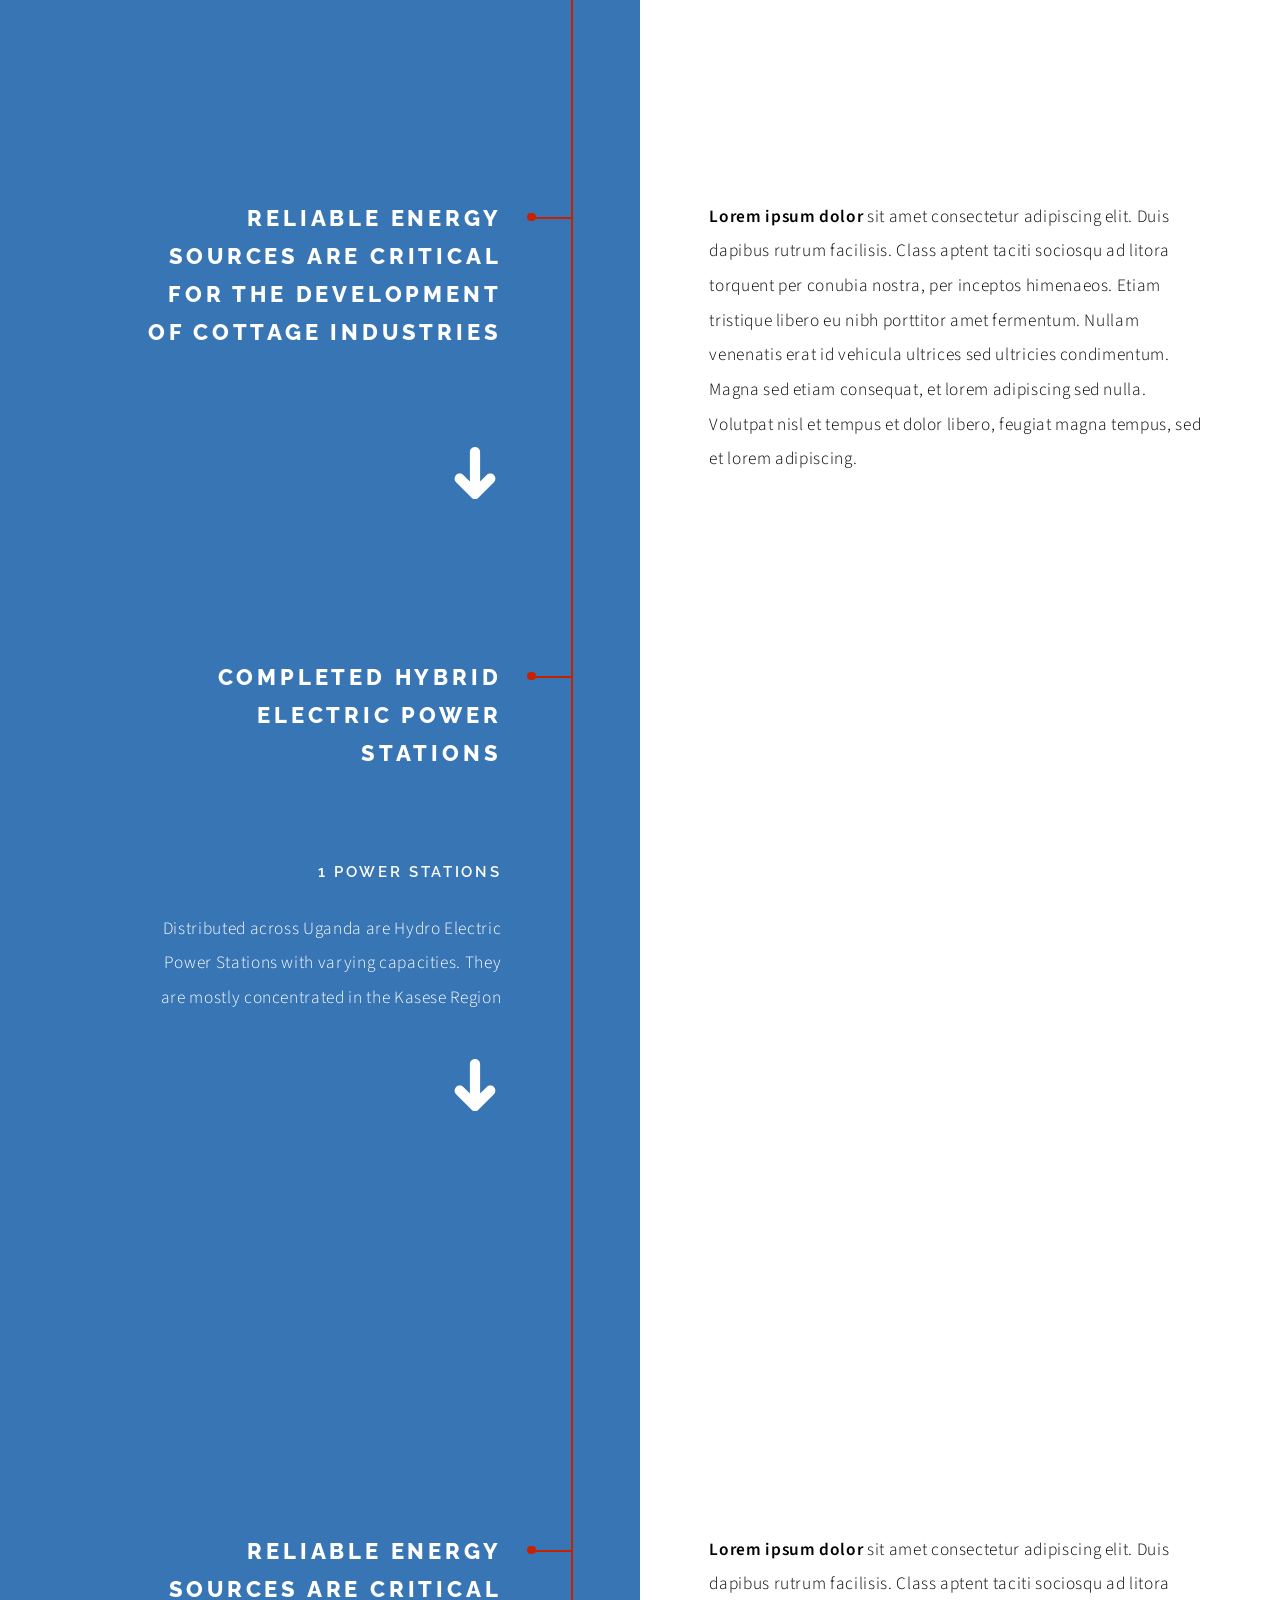
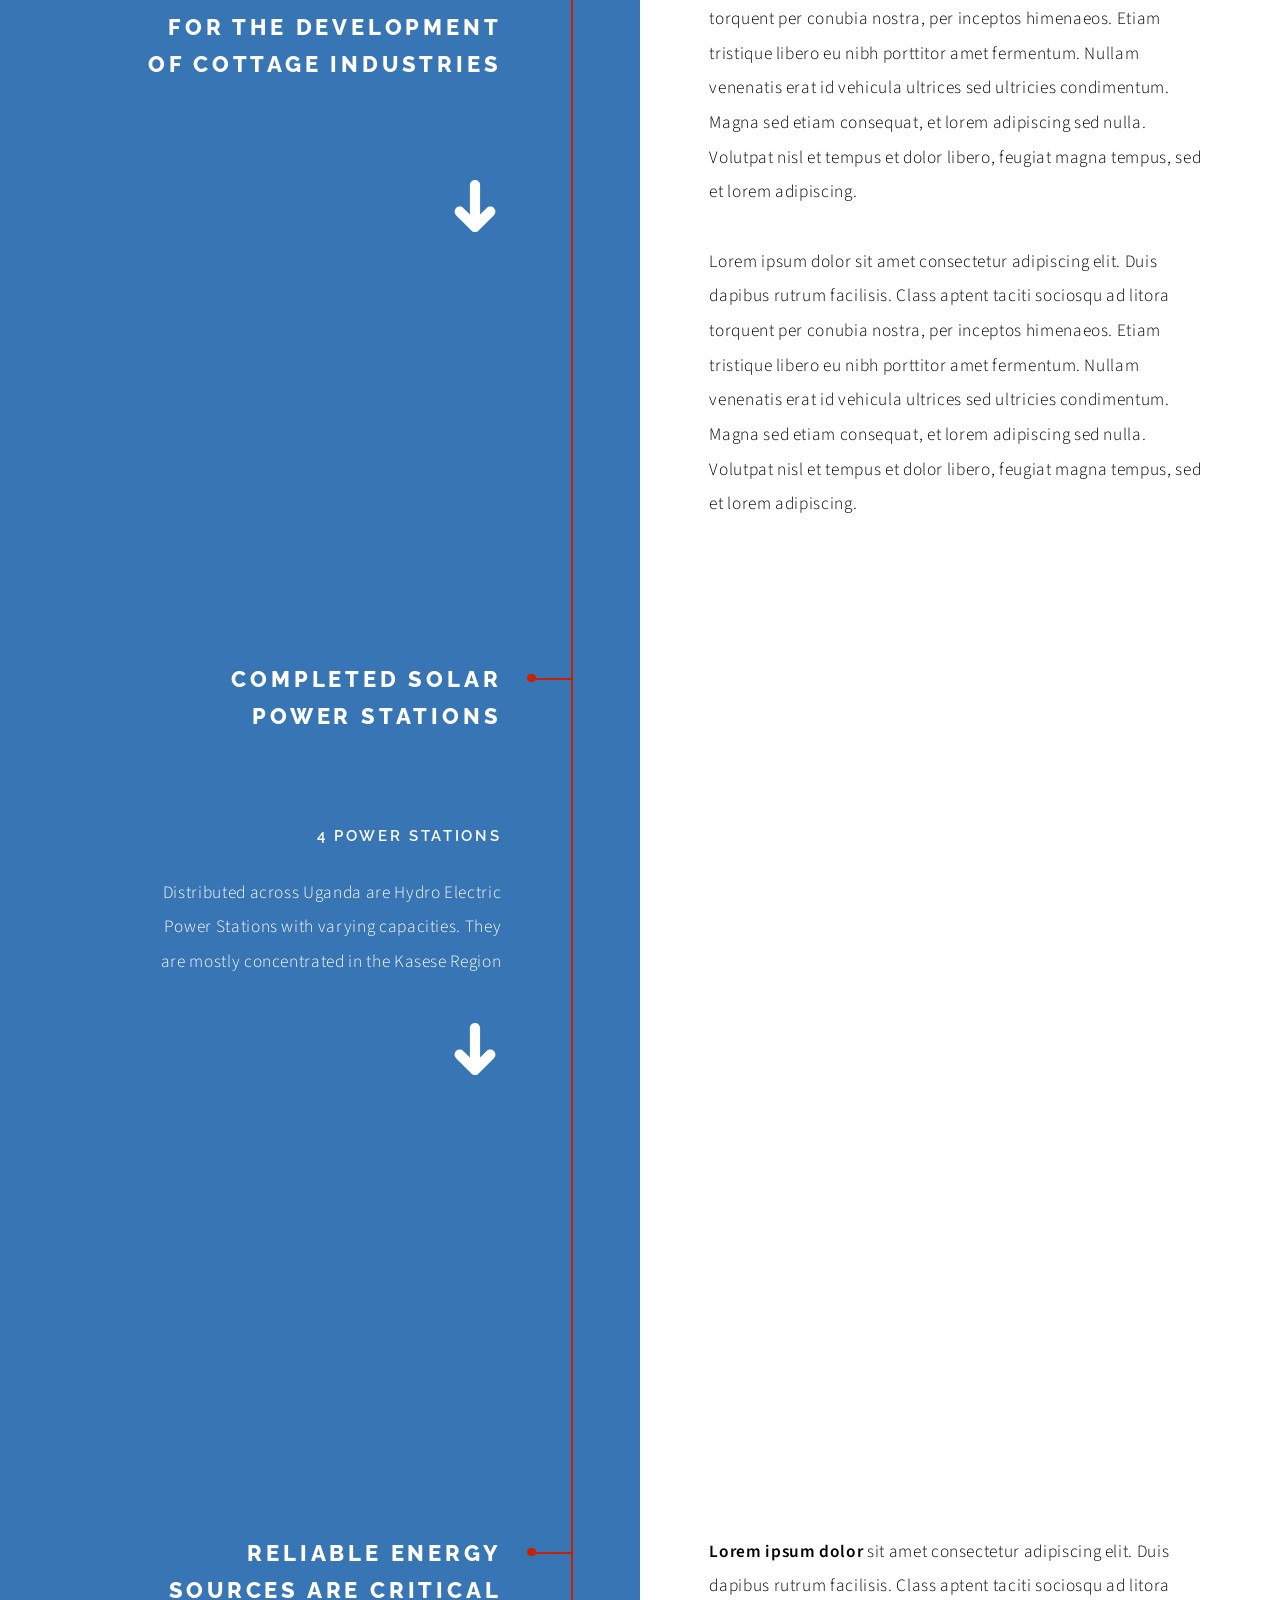
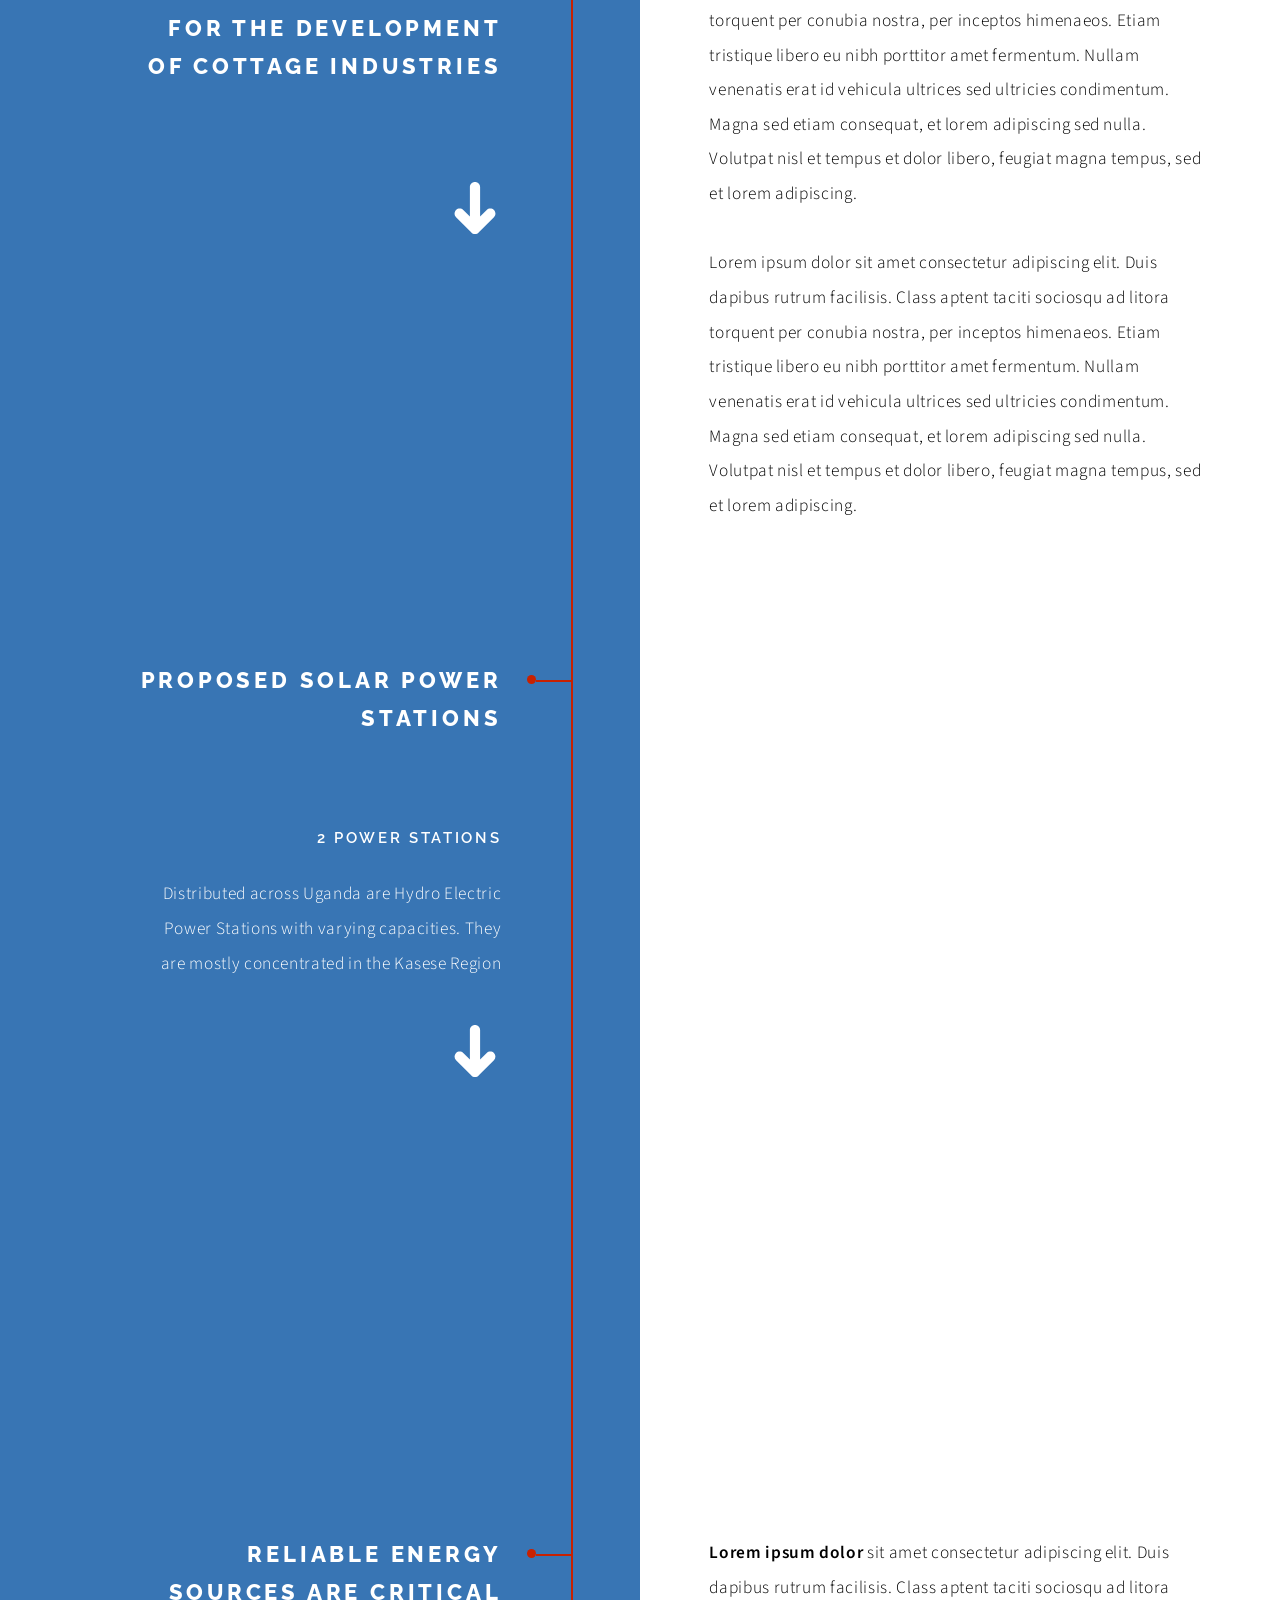
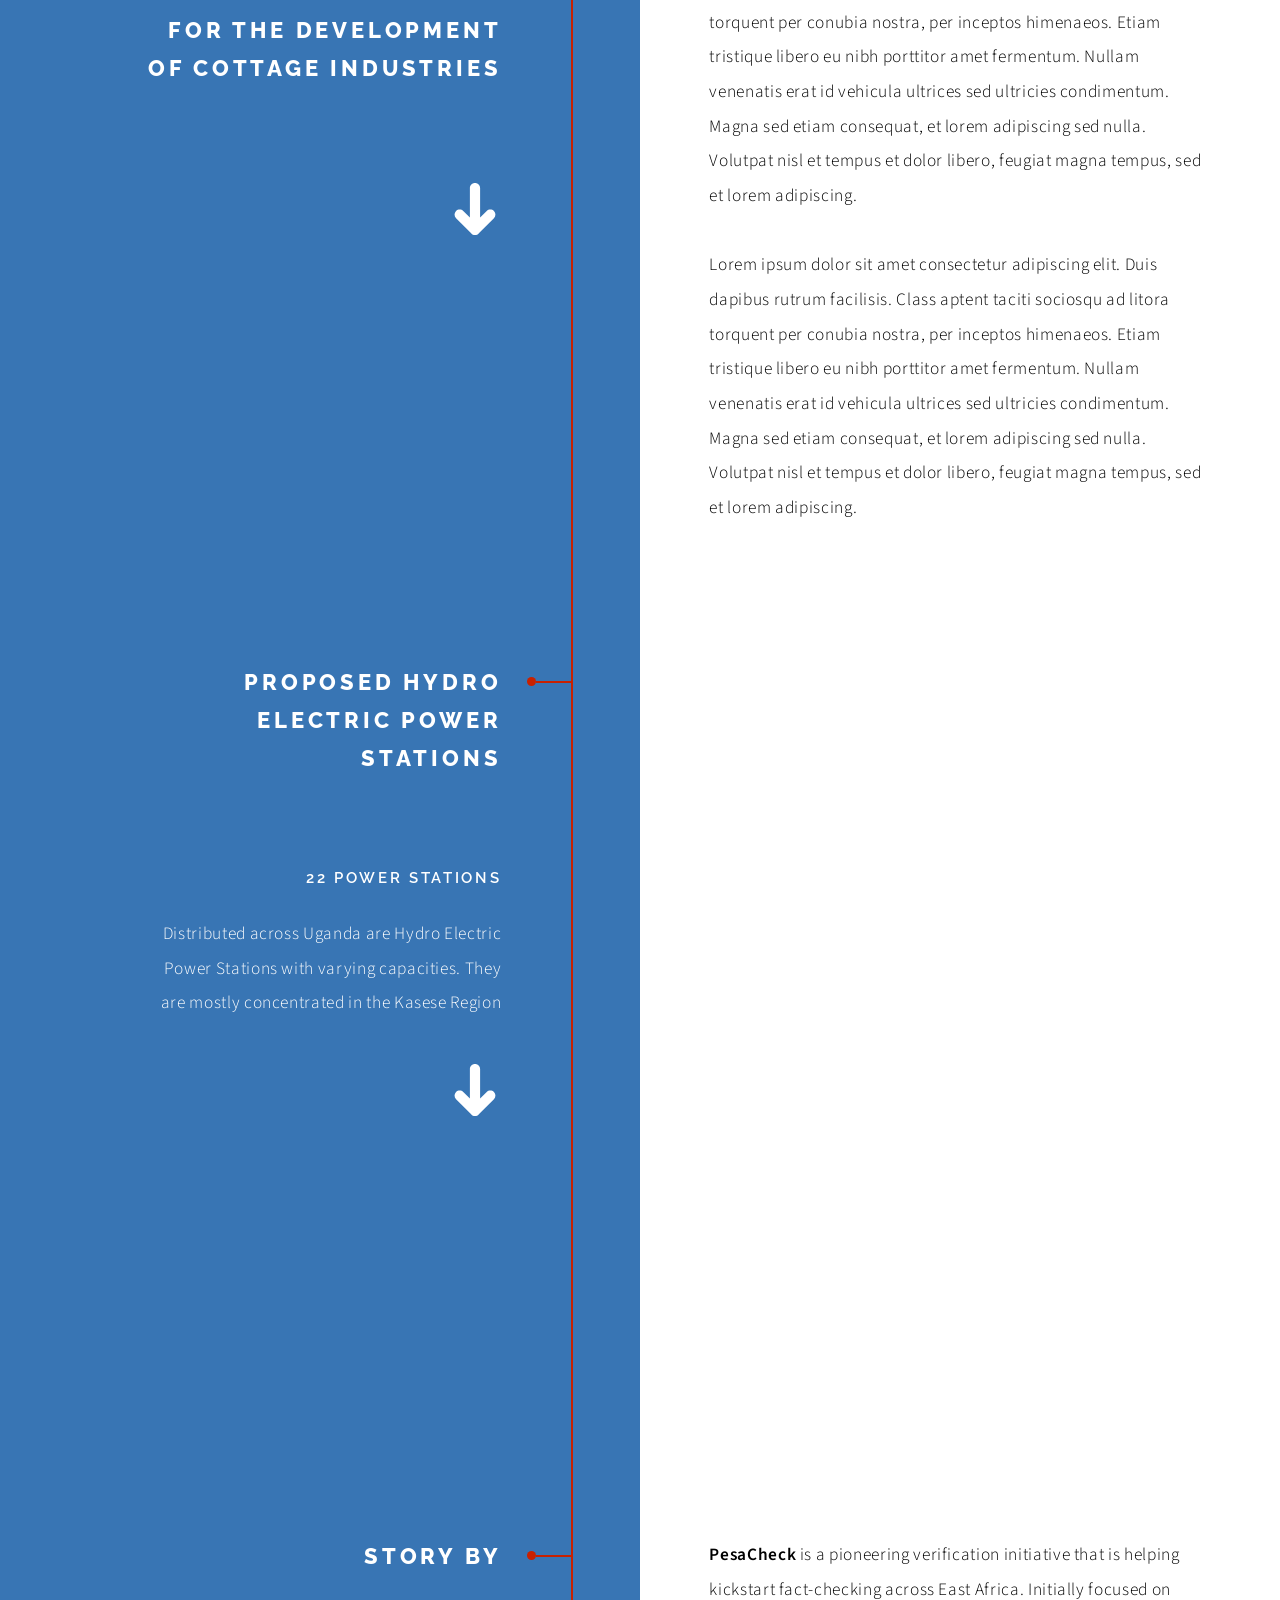
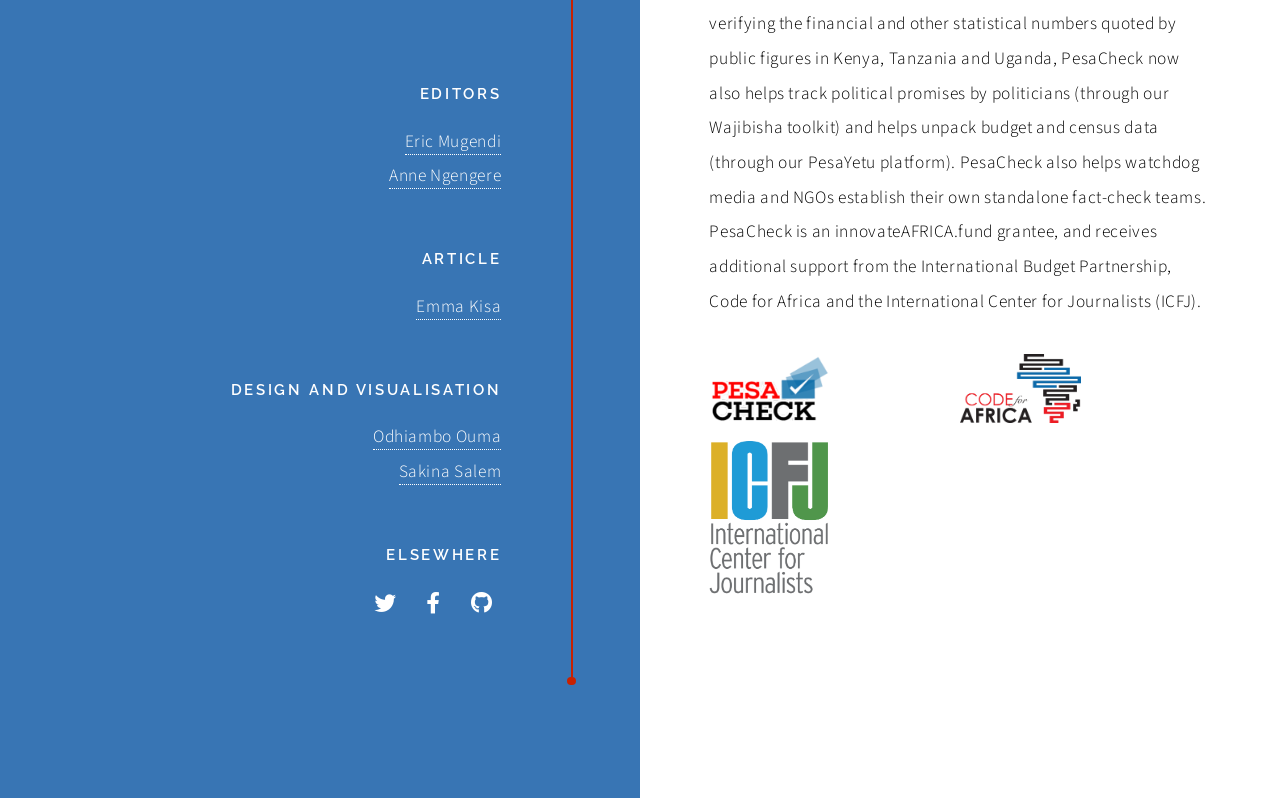
<file: html5up-paradigm-shift/index.html>
<!DOCTYPE HTML>
<!--
	Paradigm Shift by HTML5 UP
	html5up.net | @ajlkn
	Free for personal and commercial use under the CCA 3.0 license (html5up.net/license)
-->
<html>
	<head>
		<title>Power Stations in Uganda - A Story by PesaCheck</title>
		<meta charset="utf-8" />
		<meta name="viewport" content="width=device-width, initial-scale=1, user-scalable=no" />
		<meta name="description" content="" />
		<meta name="keywords" content="" />
		<link rel="stylesheet" href="assets/css/main.css" />
		<link rel="stylesheet" href="assets/css/custom.css" />
	</head>
	<body class="is-preload">

		<!-- Wrapper -->
			<div id="wrapper">

				<!-- Intro -->
					<section class="intro">
						<header>
							<h1>Powering Uganda</h1>
							<p>A Look at the State of the Energy Sector in Uganda </br> A story by <a href="https://twitter.com/pesacheck">PesaCheck</a></p>
							<ul class="actions">
								<li><a href="#first" class="arrow scrolly"><span class="label">Next</span></a></li>
							</ul>
						</header>
						<div class="content">
							<span class="image fill" data-position="center"><img src="images/nile.jpg" alt="River Nile" /></span>
						</div>

					</section>


				<!-- Section -->
					<section id="first">
						<header>
							<h2>Completed Hydro Electric Power Stations</h2>
							<h3>22 Power Stations</h3>
							<p>Distributed across Uganda are Hydro Electric Power Stations with varying capacities. They are mostly concentrated in the Kasese Region</p>
							<ul class="actions">
								<li><a href="#second" class="arrow scrolly"><span class="label">Next</span></a></li>
							</ul>
						</header>
						<div class="mapzangu">

									<iframe width="100%" height="100%" frameborder="0" src="https://codeforafrica.carto.com/viz/d57d158a-6e91-47b1-bb75-769692b0b7a0/embed_map" allowfullscreen webkitallowfullscreen mozallowfullscreen oallowfullscreen msallowfullscreen></iframe>

						</div>
					</section>

					<section id="second">
						<header>
							<h2>Reliable Energy Sources are Critical for the Development of Cottage Industries</h2>

							<ul class="actions">
								<li><a href="#third" class="arrow scrolly"><span class="label">Next</span></a></li>
							</ul>
						</header>
						<div class="content">
							<p style="color: black"><strong>Lorem ipsum dolor</strong> sit amet consectetur adipiscing elit. Duis dapibus rutrum facilisis. Class aptent taciti sociosqu ad litora torquent per conubia nostra, per inceptos himenaeos. Etiam tristique libero eu nibh porttitor amet fermentum. Nullam venenatis erat id vehicula ultrices sed ultricies condimentum. Magna sed etiam consequat, et lorem adipiscing sed nulla. Volutpat nisl et tempus et dolor libero, feugiat magna tempus, sed et lorem adipiscing.</p>
							<span class="image main"><img src="images/industries.jpg" alt="" /></span>
						</div>

					</section>

				<!-- Section -->
					<section id="third">
						<header>
							<h2>Hydro Electric Power Stations Under Construction</h2>
							<h3>8 Power Stations</h3>
							<p>Distributed across Uganda are Hydro Electric Power Stations with varying capacities. They are mostly concentrated in the Kasese Region</p>
							<ul class="actions">
								<li><a href="#fourth" class="arrow scrolly"><span class="label">Next</span></a></li>
							</ul>
						</header>
						<div class="mapzangu">

									<iframe width="100%" height="100%" frameborder="0" src="https://codeforafrica.carto.com/viz/0daa7e46-3738-4636-bd4a-eb4c90455ceb/embed_map" allowfullscreen webkitallowfullscreen mozallowfullscreen oallowfullscreen msallowfullscreen></iframe>

						</div>
					</section>

					<section id="fourth">
						<header>
							<h2>Reliable Energy Sources are Critical for the Development of Cottage Industries</h2>
							<ul class="actions">
								<li><a href="#fifth" class="arrow scrolly"><span class="label">Next</span></a></li>
							</ul>
						</header>
						<div class="content">
							<p style="color: black"><strong>Lorem ipsum dolor</strong> sit amet consectetur adipiscing elit. Duis dapibus rutrum facilisis. Class aptent taciti sociosqu ad litora torquent per conubia nostra, per inceptos himenaeos. Etiam tristique libero eu nibh porttitor amet fermentum. Nullam venenatis erat id vehicula ultrices sed ultricies condimentum. Magna sed etiam consequat, et lorem adipiscing sed nulla. Volutpat nisl et tempus et dolor libero, feugiat magna tempus, sed et lorem adipiscing.</p>
							<p style="color: black">Lorem ipsum dolor sit amet consectetur adipiscing elit. Duis dapibus rutrum facilisis. Class aptent taciti sociosqu ad litora torquent per conubia nostra, per inceptos himenaeos. Etiam tristique libero eu nibh porttitor amet fermentum. Nullam venenatis erat id vehicula ultrices sed ultricies condimentum. Magna sed etiam consequat, et lorem adipiscing sed nulla. Volutpat nisl et tempus et dolor libero, feugiat magna tempus, sed et lorem adipiscing.</p>

						</div>

					</section>

				<!-- Section -->
					<section id="fifth">
						<header>
							<h2>Proposed Hydro Electric Power Stations</h2>
							<h3>8 Power Stations</h3>
							<p>Distributed across Uganda are Hydro Electric Power Stations with varying capacities. They are mostly concentrated in the Kasese Region</p>

							<ul class="actions">
								<li><a href="#sixth" class="arrow scrolly"><span class="label">Next</span></a></li>
							</ul>
						</header>
						<div class="mapzangu">

									<iframe width="100%" height="100%" frameborder="0" src="https://codeforafrica.carto.com/viz/5121ccf1-a5aa-447b-bee0-e95ed8d04721/embed_map" allowfullscreen webkitallowfullscreen mozallowfullscreen oallowfullscreen msallowfullscreen></iframe>

						</div>

					</section>

					<section id="sixth">
						<header>
							<h2>Reliable Energy Sources are Critical for the Development of Cottage Industries</h2>
							<ul class="actions">
								<li><a href="#seventh" class="arrow scrolly"><span class="label">Next</span></a></li>
							</ul>
						</header>
						<div class="content">
							<p style="color: black"><strong>Lorem ipsum dolor</strong> sit amet consectetur adipiscing elit. Duis dapibus rutrum facilisis. Class aptent taciti sociosqu ad litora torquent per conubia nostra, per inceptos himenaeos. Etiam tristique libero eu nibh porttitor amet fermentum. Nullam venenatis erat id vehicula ultrices sed ultricies condimentum. Magna sed etiam consequat, et lorem adipiscing sed nulla. Volutpat nisl et tempus et dolor libero, feugiat magna tempus, sed et lorem adipiscing.</p>

							<div style="padding-bottom: 1em;" class="flourish-embed" data-src="visualisation/650035"></div><script src="https://public.flourish.studio/resources/embed.js"></script>

						</div>

					</section>

				<!-- Section -->

					<section id="seventh">
						<header>
							<h2>Completed Thermal Electric Power Stations</h2>
							<h3>8 Power Stations</h3>
							<p>Distributed across Uganda are Hydro Electric Power Stations with varying capacities. They are mostly concentrated in the Kasese Region</p>

							<ul class="actions">
								<li><a href="#eighth" class="arrow scrolly"><span class="label">Next</span></a></li>
							</ul>

						</header>
						<div class="mapzangu">

									<iframe width="100%" height="100%" frameborder="0" src="https://codeforafrica.carto.com/viz/5121ccf1-a5aa-447b-bee0-e95ed8d04721/embed_map" allowfullscreen webkitallowfullscreen mozallowfullscreen oallowfullscreen msallowfullscreen></iframe>

						</div>

					</section>

				<!-- Section -->

				<section id="eighth">
					<header>
						<h2>Reliable Energy Sources are Critical for the Development of Cottage Industries</h2>
						<ul class="actions">
							<li><a href="#nine" class="arrow scrolly"><span class="label">Next</span></a></li>
						</ul>
					</header>
					<div class="content">
						<p style="color: black"><strong>Lorem ipsum dolor</strong> sit amet consectetur adipiscing elit. Duis dapibus rutrum facilisis. Class aptent taciti sociosqu ad litora torquent per conubia nostra, per inceptos himenaeos. Etiam tristique libero eu nibh porttitor amet fermentum. Nullam venenatis erat id vehicula ultrices sed ultricies condimentum. Magna sed etiam consequat, et lorem adipiscing sed nulla. Volutpat nisl et tempus et dolor libero, feugiat magna tempus, sed et lorem adipiscing.</p>
						<span class="image main"><img src="images/industries.jpg" alt="" /></span>
					</div>

				</section>

			<!-- Section -->

				<section id="nine">
					<header>
						<h2>Proposed Thermal Electric Power Stations</h2>
						<h3>2 Power Stations</h3>
						<p>Distributed across Uganda are Hydro Electric Power Stations with varying capacities. They are mostly concentrated in the Kasese Region</p>

						<ul class="actions">
							<li><a href="#ten" class="arrow scrolly"><span class="label">Next</span></a></li>
						</ul>
					</header>
					<div class="mapzangu">

								<iframe width="100%" height="100%" frameborder="0" src="https://codeforafrica.carto.com/viz/5121ccf1-a5aa-447b-bee0-e95ed8d04721/embed_map" allowfullscreen webkitallowfullscreen mozallowfullscreen oallowfullscreen msallowfullscreen></iframe>

					</div>

				</section>

			<!-- Section -->
			<section id="ten">
				<header>
					<h2>Reliable Energy Sources are Critical for the Development of Cottage Industries</h2>
					<ul class="actions">
						<li><a href="#eleven" class="arrow scrolly"><span class="label">Next</span></a></li>
					</ul>
				</header>
				<div class="content">
					<p style="color: black"><strong>Lorem ipsum dolor</strong> sit amet consectetur adipiscing elit. Duis dapibus rutrum facilisis. Class aptent taciti sociosqu ad litora torquent per conubia nostra, per inceptos himenaeos. Etiam tristique libero eu nibh porttitor amet fermentum. Nullam venenatis erat id vehicula ultrices sed ultricies condimentum. Magna sed etiam consequat, et lorem adipiscing sed nulla. Volutpat nisl et tempus et dolor libero, feugiat magna tempus, sed et lorem adipiscing.</p>

					<div style="padding-bottom: 1em;" class="flourish-embed" data-src="visualisation/650035"></div><script src="https://public.flourish.studio/resources/embed.js"></script>

				</div>

			</section>

		<!-- Section -->


			<section id="eleven">
				<header>
					<h2>Completed Hybrid Electric Power Stations</h2>
					<h3>1 Power Stations</h3>
					<p>Distributed across Uganda are Hydro Electric Power Stations with varying capacities. They are mostly concentrated in the Kasese Region</p>

					<ul class="actions">
						<li><a href="#twelve" class="arrow scrolly"><span class="label">Next</span></a></li>
					</ul>
				</header>
				<div class="mapzangu">

							<iframe width="100%" height="100%" frameborder="0" src="https://codeforafrica.carto.com/viz/5121ccf1-a5aa-447b-bee0-e95ed8d04721/embed_map" allowfullscreen webkitallowfullscreen mozallowfullscreen oallowfullscreen msallowfullscreen></iframe>

				</div>

			</section>

		<!-- Section -->

		<section id="twelve">
			<header>
				<h2>Reliable Energy Sources are Critical for the Development of Cottage Industries</h2>
				<ul class="actions">
					<li><a href="#thirteen" class="arrow scrolly"><span class="label">Next</span></a></li>
				</ul>
			</header>
			<div class="content">
				<p style="color: black"><strong>Lorem ipsum dolor</strong> sit amet consectetur adipiscing elit. Duis dapibus rutrum facilisis. Class aptent taciti sociosqu ad litora torquent per conubia nostra, per inceptos himenaeos. Etiam tristique libero eu nibh porttitor amet fermentum. Nullam venenatis erat id vehicula ultrices sed ultricies condimentum. Magna sed etiam consequat, et lorem adipiscing sed nulla. Volutpat nisl et tempus et dolor libero, feugiat magna tempus, sed et lorem adipiscing.</p>
				<p style="color: black">Lorem ipsum dolor sit amet consectetur adipiscing elit. Duis dapibus rutrum facilisis. Class aptent taciti sociosqu ad litora torquent per conubia nostra, per inceptos himenaeos. Etiam tristique libero eu nibh porttitor amet fermentum. Nullam venenatis erat id vehicula ultrices sed ultricies condimentum. Magna sed etiam consequat, et lorem adipiscing sed nulla. Volutpat nisl et tempus et dolor libero, feugiat magna tempus, sed et lorem adipiscing.</p>

			</div>

		</section>

	<!-- Section -->

		<section id="thirteen">
			<header>
				<h2>Completed Solar Power Stations</h2>
				<h3>4 Power Stations</h3>
				<p>Distributed across Uganda are Hydro Electric Power Stations with varying capacities. They are mostly concentrated in the Kasese Region</p>

				<ul class="actions">
					<li><a href="#fourteen" class="arrow scrolly"><span class="label">Next</span></a></li>
				</ul>
			</header>
			<div class="mapzangu">

						<iframe width="100%" height="100%" frameborder="0" src="https://codeforafrica.carto.com/viz/5121ccf1-a5aa-447b-bee0-e95ed8d04721/embed_map" allowfullscreen webkitallowfullscreen mozallowfullscreen oallowfullscreen msallowfullscreen></iframe>

			</div>

		</section>

	<!-- Section -->

	<section id="fourteen">
		<header>
			<h2>Reliable Energy Sources are Critical for the Development of Cottage Industries</h2>
			<ul class="actions">
				<li><a href="#fifteen" class="arrow scrolly"><span class="label">Next</span></a></li>
			</ul>
		</header>
		<div class="content">
			<p style="color: black"><strong>Lorem ipsum dolor</strong> sit amet consectetur adipiscing elit. Duis dapibus rutrum facilisis. Class aptent taciti sociosqu ad litora torquent per conubia nostra, per inceptos himenaeos. Etiam tristique libero eu nibh porttitor amet fermentum. Nullam venenatis erat id vehicula ultrices sed ultricies condimentum. Magna sed etiam consequat, et lorem adipiscing sed nulla. Volutpat nisl et tempus et dolor libero, feugiat magna tempus, sed et lorem adipiscing.</p>
			<p style="color: black">Lorem ipsum dolor sit amet consectetur adipiscing elit. Duis dapibus rutrum facilisis. Class aptent taciti sociosqu ad litora torquent per conubia nostra, per inceptos himenaeos. Etiam tristique libero eu nibh porttitor amet fermentum. Nullam venenatis erat id vehicula ultrices sed ultricies condimentum. Magna sed etiam consequat, et lorem adipiscing sed nulla. Volutpat nisl et tempus et dolor libero, feugiat magna tempus, sed et lorem adipiscing.</p>

		</div>

	</section>

<!-- Section -->

	<section id="fifteen">
		<header>
			<h2>Proposed Solar Power Stations</h2>
			<h3>2 Power Stations</h3>
			<p>Distributed across Uganda are Hydro Electric Power Stations with varying capacities. They are mostly concentrated in the Kasese Region</p>

			<ul class="actions">
				<li><a href="#sixteen" class="arrow scrolly"><span class="label">Next</span></a></li>
			</ul>
		</header>
		<div class="mapzangu">

					<iframe width="100%" height="100%" frameborder="0" src="https://codeforafrica.carto.com/viz/5121ccf1-a5aa-447b-bee0-e95ed8d04721/embed_map" allowfullscreen webkitallowfullscreen mozallowfullscreen oallowfullscreen msallowfullscreen></iframe>

		</div>

	</section>

<!-- Section -->

<section id="sixteen">
	<header>
		<h2>Reliable Energy Sources are Critical for the Development of Cottage Industries</h2>

		<ul class="actions">
			<li><a href="#seventeen" class="arrow scrolly"><span class="label">Next</span></a></li>
		</ul>
	</header>
	<div class="content">
		<p style="color: black;"><strong>Lorem ipsum dolor</strong> sit amet consectetur adipiscing elit. Duis dapibus rutrum facilisis. Class aptent taciti sociosqu ad litora torquent per conubia nostra, per inceptos himenaeos. Etiam tristique libero eu nibh porttitor amet fermentum. Nullam venenatis erat id vehicula ultrices sed ultricies condimentum. Magna sed etiam consequat, et lorem adipiscing sed nulla. Volutpat nisl et tempus et dolor libero, feugiat magna tempus, sed et lorem adipiscing.</p>
		<p style="color: black;">Lorem ipsum dolor sit amet consectetur adipiscing elit. Duis dapibus rutrum facilisis. Class aptent taciti sociosqu ad litora torquent per conubia nostra, per inceptos himenaeos. Etiam tristique libero eu nibh porttitor amet fermentum. Nullam venenatis erat id vehicula ultrices sed ultricies condimentum. Magna sed etiam consequat, et lorem adipiscing sed nulla. Volutpat nisl et tempus et dolor libero, feugiat magna tempus, sed et lorem adipiscing.</p>

	</div>

</section>

<!-- Section -->

<section id="seventeen">
	<header>
		<h2>Proposed Hydro Electric Power Stations</h2>
		<h3>22 Power Stations</h3>
		<p>Distributed across Uganda are Hydro Electric Power Stations with varying capacities. They are mostly concentrated in the Kasese Region</p>
		<ul class="actions">
			<li><a href="#eighteen" class="arrow scrolly"><span class="label">Next</span></a></li>
		</ul>
	</header>
	<div class="mapzangu">

				<iframe width="100%" height="100%" frameborder="0" src="https://codeforafrica.carto.com/viz/5121ccf1-a5aa-447b-bee0-e95ed8d04721/embed_map" allowfullscreen webkitallowfullscreen mozallowfullscreen oallowfullscreen msallowfullscreen></iframe>

	</div>

</section>


					<section id="eighteen">
						<header>
							<h2>Story By</h2>
						</header>
						<div class="content">
							<p style="color: black;"><strong>PesaCheck</strong> is a pioneering verification initiative that is helping kickstart fact-checking across East Africa. Initially focused on verifying the financial and other statistical numbers quoted by public figures in Kenya, Tanzania and Uganda, PesaCheck now also helps track political promises by politicians (through our Wajibisha toolkit) and helps unpack budget and census data (through our PesaYetu platform). PesaCheck also helps watchdog media and NGOs establish their own standalone fact-check teams. PesaCheck is an innovateAFRICA.fund grantee, and receives additional support from the International Budget Partnership, Code for Africa and the International Center for Journalists (ICFJ).</p>

							<div class="content">
								<div>
									<ul class="feature-icons">
										<li><span class="image partners"><img src="images/gallery/fulls/pesacheck.png" alt="" /></span></li>
										<li><span class="image partners"><img src="images/gallery/fulls/cfa.png" alt="" /></span></li>
										<li><span class="image partners"><img src="images/gallery/fulls/icfjLogo.png" alt="" /></span></li>

									</ul>
								</div>
							</div>


						</div>
						<footer>
							<ul class="items">
								<li>
									<h3>Editors</h3>
									<a href="#">Eric Mugendi</a><br>
									<a href="#">Anne Ngengere</a>
								</li>
								<li>
									<h3>Article</h3>
									<a href="#">Emma Kisa</a>
								</li>
								<li>
									<h3>Design and visualisation</h3>
									<a href="#"><span>Odhiambo Ouma</span></a><br>
									<a href="#"><span>Sakina Salem</span></a>

								</li>
								<li>
									<h3>Elsewhere</h3>
									<ul class="icons">
										<li><a href="#" class="icon brands fa-twitter"><span class="label">Twitter</span></a></li>
										<li><a href="#" class="icon brands fa-facebook-f"><span class="label">Facebook</span></a></li>
										<li><a href="#" class="icon brands fa-github"><span class="label">GitHub</span></a></li>
									</ul>
								</li>
							</ul>
						</footer>
					</section>



			</div>

		<!-- Scripts -->
			<script src="assets/js/jquery.min.js"></script>
			<script src="assets/js/jquery.scrolly.min.js"></script>
			<script src="assets/js/browser.min.js"></script>
			<script src="assets/js/breakpoints.min.js"></script>
			<script src="assets/js/util.js"></script>
			<script src="assets/js/main.js"></script>

	</body>
</html>
</file>
<file: assets/css/custom.css>
#wrapper section > .mapzangu {
  padding: 0 0;
  height: 100vh;
  margin-top: -7.5rem;
}

#wrapper section > .mapzangu2 {
  padding: 0 0;
  height: 100vh;
  margin-top: -7.5rem;
}

.image.partners img {
  width: 50%;
}
</file>
<file: html5up-paradigm-shift/assets/css/custom.css>
#wrapper section > .mapzangu {
  padding: 0 0;
  height: 100vh;
  margin-top: -7.5rem;
}

#wrapper section > .mapzangu2 {
  padding: 0 0;
  height: 100vh;
  margin-top: -7.5rem;
}

.image.partners img {
  width: 50%;
}
</file>
<file: assets/css/main.css>
@import url(fontawesome-all.min.css);
@import url("https://fonts.googleapis.com/css?family=Source+Sans+Pro:300,600,700,300i,600i,700i|Raleway:600,800");

/*
	Paradigm Shift by HTML5 UP
	html5up.net | @ajlkn
	Free for personal and commercial use under the CCA 3.0 license (html5up.net/license)
*/

html, body, div, span, applet, object,
iframe, h1, h2, h3, h4, h5, h6, p, blockquote,
pre, a, abbr, acronym, address, big, cite,
code, del, dfn, em, img, ins, kbd, q, s, samp,
small, strike, strong, sub, sup, tt, var, b,
u, i, center, dl, dt, dd, ol, ul, li, fieldset,
form, label, legend, table, caption, tbody,
tfoot, thead, tr, th, td, article, aside,
canvas, details, embed, figure, figcaption,
footer, header, hgroup, menu, nav, output, ruby,
section, summary, time, mark, audio, video {
	margin: 0;
	padding: 0;
	border: 0;
	font-size: 100%;
	font: inherit;
	vertical-align: baseline;}

article, aside, details, figcaption, figure,
footer, header, hgroup, menu, nav, section {
	display: block;}

body {
	line-height: 1;
}

ol, ul {
	list-style: none;
}

blockquote, q {
	quotes: none;
}

	blockquote:before, blockquote:after, q:before, q:after {
		content: '';
		content: none;
	}

table {
	border-collapse: collapse;
	border-spacing: 0;
}

body {
	-webkit-text-size-adjust: none;
}

mark {
	background-color: transparent;
	color: inherit;
}

input::-moz-focus-inner {
	border: 0;
	padding: 0;
}

input, select, textarea {
	-moz-appearance: none;
	-webkit-appearance: none;
	-ms-appearance: none;
	appearance: none;
}

/* Basic */

	@-ms-viewport {
		width: device-width;
	}

	body {
		-ms-overflow-style: scrollbar;
	}

	@media screen and (max-width: 480px) {

		html, body {
			min-width: 320px;
		}

	}

	html {
		box-sizing: border-box;
	}

	*, *:before, *:after {
		box-sizing: inherit;
	}

	html {
		overflow-x: hidden;
	}

	body {
		background: #ffffff;
		overflow-x: hidden;
	}

		body.is-preload *, body.is-preload *:before, body.is-preload *:after {
			-moz-animation: none !important;
			-webkit-animation: none !important;
			-ms-animation: none !important;
			animation: none !important;
			-moz-transition: none !important;
			-webkit-transition: none !important;
			-ms-transition: none !important;
			transition: none !important;
		}

/* Typography */

	html {
		font-size: 18pt;
	}

		@media screen and (max-width: 1920px) {

			html {
				font-size: 13pt;
			}

		}

		@media screen and (max-width: 1152px) {

			html {
				font-size: 14pt;
			}

		}

		@media screen and (max-width: 736px) {

			html {
				font-size: 12pt;
			}

		}

		@media screen and (max-width: 480px) {

			html {
				font-size: 11pt;
			}

		}

	body {
		background-color: #ffffff;
		color: #000000;
	}

	body, input, select, textarea {
		color: #fff;
		font-family: "Source Sans Pro", Helvetica, sans-serif;
		font-size: 1rem;
		font-weight: 300;
		letter-spacing: 0.0375em;
		line-height: 2;
	}

	a {
		-moz-transition: border-bottom-color 0.25s ease-in-out;
		-webkit-transition: border-bottom-color 0.25s ease-in-out;
		-ms-transition: border-bottom-color 0.25s ease-in-out;
		transition: border-bottom-color 0.25s ease-in-out;
		text-decoration: none;
		color: #fff;
		border-bottom: dotted 1px;
	}

		a:hover {
			text-decoration: none;
			border-bottom-color: transparent;
		}

	strong, b {
		font-weight: 600;
		color: #000000;
	}

	em, i {
		font-style: italic;
	}

	p {
		margin: 0 0 2rem 0;
	}

	h1, h2, h3, h4, h5, h6 {
		color: #fff;
		font-family: "Raleway", Helvetica, sans-serif;
		font-weight: 600;
		letter-spacing: 0.175em;
		line-height: 1.75;
		margin: 0 0 1.5rem 0;
		text-transform: uppercase;
	}

		h1 a, h2 a, h3 a, h4 a, h5 a, h6 a {
			color: inherit;
			text-decoration: none;
		}

	h1 {
		font-family: "Source Sans Pro", Helvetica, sans-serif;
		font-size: 5rem;
		font-weight: 700;
		letter-spacing: -0.05em;
		line-height: 1.1;
		margin: 0 0 1.5rem 0;
		text-transform: none;
	}

	h2 {
		font-size: 1.25rem;
		font-weight: 800;
		margin: 0 0 2rem 0;
	}

	h3 {
		font-size: 0.875rem;
	}

	h4 {
		font-size: 0.875rem;
	}

	h5 {
		font-size: 0.75rem;
	}

	h6 {
		font-size: 0.625rem;
	}

	@media screen and (max-width: 736px) {

		h1 {
			font-size: 4.5rem;
			line-height: 1.1;
		}

		h2 {
			font-size: 1.25rem;
			line-height: 1.7;
		}

		h3 {
			font-size: 0.9rem;
		}

		h4 {
			font-size: 0.75rem;
		}

		h5 {
			font-size: 0.675rem;
		}

	}

	@media screen and (max-width: 360px) {

		h1 {
			font-size: 3.75rem;
		}

		h2 {
			font-size: 1.125rem;
		}

		h3 {
			font-size: 0.8rem;
		}

		h4 {
			font-size: 0.675rem;
		}

		h5 {
			font-size: 0.675rem;
		}

	}

	sub {
		font-size: 0.8rem;
		position: relative;
		top: 0.5rem;
	}

	sup {
		font-size: 0.8rem;
		position: relative;
		top: -0.5rem;
	}

	blockquote {
		border-left: solid 0.5rem rgba(144, 144, 144, 0.25);
		font-style: italic;
		margin: 0 0 2rem 0;
		padding: 1rem 0 1rem 2rem;
	}

	code {
		background: rgba(144, 144, 144, 0.1);
		border-radius: 0.325rem;
		font-family: "Courier New", monospace;
		font-size: 0.9rem;
		margin: 0 0.25rem;
		padding: 0.25rem 0.65rem;
	}

	pre {
		-webkit-overflow-scrolling: touch;
		font-family: "Courier New", monospace;
		font-size: 0.9rem;
		margin: 0 0 2rem 0;
		width: 100%;
	}

		pre code {
			display: block;
			line-height: 1.75;
			padding: 1rem 1.5rem;
			overflow-x: auto;
		}

	hr {
		border: 0;
		border-bottom: solid 2px rgba(144, 144, 144, 0.25);
		margin: 3rem 0;
	}

		hr.major {
			margin: 5rem 0;
		}

		@media screen and (max-width: 736px) {

			hr.major {
				margin: 3rem 0;
			}

		}

/* Row */

	.row {
		display: flex;
		flex-wrap: wrap;
		box-sizing: border-box;
		align-items: stretch;
	}

		.row > * {
			box-sizing: border-box;
		}

		.row.gtr-uniform > * > :last-child {
			margin-bottom: 0;
		}

		.row.aln-left {
			justify-content: flex-start;
		}

		.row.aln-center {
			justify-content: center;
		}

		.row.aln-right {
			justify-content: flex-end;
		}

		.row.aln-top {
			align-items: flex-start;
		}

		.row.aln-middle {
			align-items: center;
		}

		.row.aln-bottom {
			align-items: flex-end;
		}

		.row > .imp {
			order: -1;
		}

		.row > .col-1 {
			width: 8.33333%;
		}

		.row > .off-1 {
			margin-left: 8.33333%;
		}

		.row > .col-2 {
			width: 16.66667%;
		}

		.row > .off-2 {
			margin-left: 16.66667%;
		}

		.row > .col-3 {
			width: 25%;
		}

		.row > .off-3 {
			margin-left: 25%;
		}

		.row > .col-4 {
			width: 33.33333%;
		}

		.row > .off-4 {
			margin-left: 33.33333%;
		}

		.row > .col-5 {
			width: 41.66667%;
		}

		.row > .off-5 {
			margin-left: 41.66667%;
		}

		.row > .col-6 {
			width: 50%;
		}

		.row > .off-6 {
			margin-left: 50%;
		}

		.row > .col-7 {
			width: 58.33333%;
		}

		.row > .off-7 {
			margin-left: 58.33333%;
		}

		.row > .col-8 {
			width: 66.66667%;
		}

		.row > .off-8 {
			margin-left: 66.66667%;
		}

		.row > .col-9 {
			width: 75%;
		}

		.row > .off-9 {
			margin-left: 75%;
		}

		.row > .col-10 {
			width: 83.33333%;
		}

		.row > .off-10 {
			margin-left: 83.33333%;
		}

		.row > .col-11 {
			width: 91.66667%;
		}

		.row > .off-11 {
			margin-left: 91.66667%;
		}

		.row > .col-12 {
			width: 100%;
		}

		.row > .off-12 {
			margin-left: 100%;
		}

		.row.gtr-0 {
			margin-top: 0;
			margin-left: 0rem;
		}

			.row.gtr-0 > * {
				padding: 0 0 0 0rem;
			}

			.row.gtr-0.gtr-uniform {
				margin-top: 0rem;
			}

				.row.gtr-0.gtr-uniform > * {
					padding-top: 0rem;
				}

		.row.gtr-25 {
			margin-top: 0;
			margin-left: -0.5rem;
		}

			.row.gtr-25 > * {
				padding: 0 0 0 0.5rem;
			}

			.row.gtr-25.gtr-uniform {
				margin-top: -0.5rem;
			}

				.row.gtr-25.gtr-uniform > * {
					padding-top: 0.5rem;
				}

		.row.gtr-50 {
			margin-top: 0;
			margin-left: -1rem;
		}

			.row.gtr-50 > * {
				padding: 0 0 0 1rem;
			}

			.row.gtr-50.gtr-uniform {
				margin-top: -1rem;
			}

				.row.gtr-50.gtr-uniform > * {
					padding-top: 1rem;
				}

		.row {
			margin-top: 0;
			margin-left: -2rem;
		}

			.row > * {
				padding: 0 0 0 2rem;
			}

			.row.gtr-uniform {
				margin-top: -2rem;
			}

				.row.gtr-uniform > * {
					padding-top: 2rem;
				}

		.row.gtr-150 {
			margin-top: 0;
			margin-left: -3rem;
		}

			.row.gtr-150 > * {
				padding: 0 0 0 3rem;
			}

			.row.gtr-150.gtr-uniform {
				margin-top: -3rem;
			}

				.row.gtr-150.gtr-uniform > * {
					padding-top: 3rem;
				}

		.row.gtr-200 {
			margin-top: 0;
			margin-left: -4rem;
		}

			.row.gtr-200 > * {
				padding: 0 0 0 4rem;
			}

			.row.gtr-200.gtr-uniform {
				margin-top: -4rem;
			}

				.row.gtr-200.gtr-uniform > * {
					padding-top: 4rem;
				}

		@media screen and (max-width: 1920px) {

			.row {
				display: flex;
				flex-wrap: wrap;
				box-sizing: border-box;
				align-items: stretch;
			}

				.row > * {
					box-sizing: border-box;
				}

				.row.gtr-uniform > * > :last-child {
					margin-bottom: 0;
				}

				.row.aln-left {
					justify-content: flex-start;
				}

				.row.aln-center {
					justify-content: center;
				}

				.row.aln-right {
					justify-content: flex-end;
				}

				.row.aln-top {
					align-items: flex-start;
				}

				.row.aln-middle {
					align-items: center;
				}

				.row.aln-bottom {
					align-items: flex-end;
				}

				.row > .imp-xlarge {
					order: -1;
				}

				.row > .col-1-xlarge {
					width: 8.33333%;
				}

				.row > .off-1-xlarge {
					margin-left: 8.33333%;
				}

				.row > .col-2-xlarge {
					width: 16.66667%;
				}

				.row > .off-2-xlarge {
					margin-left: 16.66667%;
				}

				.row > .col-3-xlarge {
					width: 25%;
				}

				.row > .off-3-xlarge {
					margin-left: 25%;
				}

				.row > .col-4-xlarge {
					width: 33.33333%;
				}

				.row > .off-4-xlarge {
					margin-left: 33.33333%;
				}

				.row > .col-5-xlarge {
					width: 41.66667%;
				}

				.row > .off-5-xlarge {
					margin-left: 41.66667%;
				}

				.row > .col-6-xlarge {
					width: 50%;
				}

				.row > .off-6-xlarge {
					margin-left: 50%;
				}

				.row > .col-7-xlarge {
					width: 58.33333%;
				}

				.row > .off-7-xlarge {
					margin-left: 58.33333%;
				}

				.row > .col-8-xlarge {
					width: 66.66667%;
				}

				.row > .off-8-xlarge {
					margin-left: 66.66667%;
				}

				.row > .col-9-xlarge {
					width: 75%;
				}

				.row > .off-9-xlarge {
					margin-left: 75%;
				}

				.row > .col-10-xlarge {
					width: 83.33333%;
				}

				.row > .off-10-xlarge {
					margin-left: 83.33333%;
				}

				.row > .col-11-xlarge {
					width: 91.66667%;
				}

				.row > .off-11-xlarge {
					margin-left: 91.66667%;
				}

				.row > .col-12-xlarge {
					width: 100%;
				}

				.row > .off-12-xlarge {
					margin-left: 100%;
				}

				.row.gtr-0 {
					margin-top: 0;
					margin-left: 0rem;
				}

					.row.gtr-0 > * {
						padding: 0 0 0 0rem;
					}

					.row.gtr-0.gtr-uniform {
						margin-top: 0rem;
					}

						.row.gtr-0.gtr-uniform > * {
							padding-top: 0rem;
						}

				.row.gtr-25 {
					margin-top: 0;
					margin-left: -0.5rem;
				}

					.row.gtr-25 > * {
						padding: 0 0 0 0.5rem;
					}

					.row.gtr-25.gtr-uniform {
						margin-top: -0.5rem;
					}

						.row.gtr-25.gtr-uniform > * {
							padding-top: 0.5rem;
						}

				.row.gtr-50 {
					margin-top: 0;
					margin-left: -1rem;
				}

					.row.gtr-50 > * {
						padding: 0 0 0 1rem;
					}

					.row.gtr-50.gtr-uniform {
						margin-top: -1rem;
					}

						.row.gtr-50.gtr-uniform > * {
							padding-top: 1rem;
						}

				.row {
					margin-top: 0;
					margin-left: -2rem;
				}

					.row > * {
						padding: 0 0 0 2rem;
					}

					.row.gtr-uniform {
						margin-top: -2rem;
					}

						.row.gtr-uniform > * {
							padding-top: 2rem;
						}

				.row.gtr-150 {
					margin-top: 0;
					margin-left: -3rem;
				}

					.row.gtr-150 > * {
						padding: 0 0 0 3rem;
					}

					.row.gtr-150.gtr-uniform {
						margin-top: -3rem;
					}

						.row.gtr-150.gtr-uniform > * {
							padding-top: 3rem;
						}

				.row.gtr-200 {
					margin-top: 0;
					margin-left: -4rem;
				}

					.row.gtr-200 > * {
						padding: 0 0 0 4rem;
					}

					.row.gtr-200.gtr-uniform {
						margin-top: -4rem;
					}

						.row.gtr-200.gtr-uniform > * {
							padding-top: 4rem;
						}

		}

		@media screen and (max-width: 1280px) {

			.row {
				display: flex;
				flex-wrap: wrap;
				box-sizing: border-box;
				align-items: stretch;
			}

				.row > * {
					box-sizing: border-box;
				}

				.row.gtr-uniform > * > :last-child {
					margin-bottom: 0;
				}

				.row.aln-left {
					justify-content: flex-start;
				}

				.row.aln-center {
					justify-content: center;
				}

				.row.aln-right {
					justify-content: flex-end;
				}

				.row.aln-top {
					align-items: flex-start;
				}

				.row.aln-middle {
					align-items: center;
				}

				.row.aln-bottom {
					align-items: flex-end;
				}

				.row > .imp-large {
					order: -1;
				}

				.row > .col-1-large {
					width: 8.33333%;
				}

				.row > .off-1-large {
					margin-left: 8.33333%;
				}

				.row > .col-2-large {
					width: 16.66667%;
				}

				.row > .off-2-large {
					margin-left: 16.66667%;
				}

				.row > .col-3-large {
					width: 25%;
				}

				.row > .off-3-large {
					margin-left: 25%;
				}

				.row > .col-4-large {
					width: 33.33333%;
				}

				.row > .off-4-large {
					margin-left: 33.33333%;
				}

				.row > .col-5-large {
					width: 41.66667%;
				}

				.row > .off-5-large {
					margin-left: 41.66667%;
				}

				.row > .col-6-large {
					width: 50%;
				}

				.row > .off-6-large {
					margin-left: 50%;
				}

				.row > .col-7-large {
					width: 58.33333%;
				}

				.row > .off-7-large {
					margin-left: 58.33333%;
				}

				.row > .col-8-large {
					width: 66.66667%;
				}

				.row > .off-8-large {
					margin-left: 66.66667%;
				}

				.row > .col-9-large {
					width: 75%;
				}

				.row > .off-9-large {
					margin-left: 75%;
				}

				.row > .col-10-large {
					width: 83.33333%;
				}

				.row > .off-10-large {
					margin-left: 83.33333%;
				}

				.row > .col-11-large {
					width: 91.66667%;
				}

				.row > .off-11-large {
					margin-left: 91.66667%;
				}

				.row > .col-12-large {
					width: 100%;
				}

				.row > .off-12-large {
					margin-left: 100%;
				}

				.row.gtr-0 {
					margin-top: 0;
					margin-left: 0rem;
				}

					.row.gtr-0 > * {
						padding: 0 0 0 0rem;
					}

					.row.gtr-0.gtr-uniform {
						margin-top: 0rem;
					}

						.row.gtr-0.gtr-uniform > * {
							padding-top: 0rem;
						}

				.row.gtr-25 {
					margin-top: 0;
					margin-left: -0.375rem;
				}

					.row.gtr-25 > * {
						padding: 0 0 0 0.375rem;
					}

					.row.gtr-25.gtr-uniform {
						margin-top: -0.375rem;
					}

						.row.gtr-25.gtr-uniform > * {
							padding-top: 0.375rem;
						}

				.row.gtr-50 {
					margin-top: 0;
					margin-left: -0.75rem;
				}

					.row.gtr-50 > * {
						padding: 0 0 0 0.75rem;
					}

					.row.gtr-50.gtr-uniform {
						margin-top: -0.75rem;
					}

						.row.gtr-50.gtr-uniform > * {
							padding-top: 0.75rem;
						}

				.row {
					margin-top: 0;
					margin-left: -1.5rem;
				}

					.row > * {
						padding: 0 0 0 1.5rem;
					}

					.row.gtr-uniform {
						margin-top: -1.5rem;
					}

						.row.gtr-uniform > * {
							padding-top: 1.5rem;
						}

				.row.gtr-150 {
					margin-top: 0;
					margin-left: -2.25rem;
				}

					.row.gtr-150 > * {
						padding: 0 0 0 2.25rem;
					}

					.row.gtr-150.gtr-uniform {
						margin-top: -2.25rem;
					}

						.row.gtr-150.gtr-uniform > * {
							padding-top: 2.25rem;
						}

				.row.gtr-200 {
					margin-top: 0;
					margin-left: -3rem;
				}

					.row.gtr-200 > * {
						padding: 0 0 0 3rem;
					}

					.row.gtr-200.gtr-uniform {
						margin-top: -3rem;
					}

						.row.gtr-200.gtr-uniform > * {
							padding-top: 3rem;
						}

		}

		@media screen and (max-width: 1152px) {

			.row {
				display: flex;
				flex-wrap: wrap;
				box-sizing: border-box;
				align-items: stretch;
			}

				.row > * {
					box-sizing: border-box;
				}

				.row.gtr-uniform > * > :last-child {
					margin-bottom: 0;
				}

				.row.aln-left {
					justify-content: flex-start;
				}

				.row.aln-center {
					justify-content: center;
				}

				.row.aln-right {
					justify-content: flex-end;
				}

				.row.aln-top {
					align-items: flex-start;
				}

				.row.aln-middle {
					align-items: center;
				}

				.row.aln-bottom {
					align-items: flex-end;
				}

				.row > .imp-medium {
					order: -1;
				}

				.row > .col-1-medium {
					width: 8.33333%;
				}

				.row > .off-1-medium {
					margin-left: 8.33333%;
				}

				.row > .col-2-medium {
					width: 16.66667%;
				}

				.row > .off-2-medium {
					margin-left: 16.66667%;
				}

				.row > .col-3-medium {
					width: 25%;
				}

				.row > .off-3-medium {
					margin-left: 25%;
				}

				.row > .col-4-medium {
					width: 33.33333%;
				}

				.row > .off-4-medium {
					margin-left: 33.33333%;
				}

				.row > .col-5-medium {
					width: 41.66667%;
				}

				.row > .off-5-medium {
					margin-left: 41.66667%;
				}

				.row > .col-6-medium {
					width: 50%;
				}

				.row > .off-6-medium {
					margin-left: 50%;
				}

				.row > .col-7-medium {
					width: 58.33333%;
				}

				.row > .off-7-medium {
					margin-left: 58.33333%;
				}

				.row > .col-8-medium {
					width: 66.66667%;
				}

				.row > .off-8-medium {
					margin-left: 66.66667%;
				}

				.row > .col-9-medium {
					width: 75%;
				}

				.row > .off-9-medium {
					margin-left: 75%;
				}

				.row > .col-10-medium {
					width: 83.33333%;
				}

				.row > .off-10-medium {
					margin-left: 83.33333%;
				}

				.row > .col-11-medium {
					width: 91.66667%;
				}

				.row > .off-11-medium {
					margin-left: 91.66667%;
				}

				.row > .col-12-medium {
					width: 100%;
				}

				.row > .off-12-medium {
					margin-left: 100%;
				}

				.row.gtr-0 {
					margin-top: 0;
					margin-left: 0rem;
				}

					.row.gtr-0 > * {
						padding: 0 0 0 0rem;
					}

					.row.gtr-0.gtr-uniform {
						margin-top: 0rem;
					}

						.row.gtr-0.gtr-uniform > * {
							padding-top: 0rem;
						}

				.row.gtr-25 {
					margin-top: 0;
					margin-left: -0.375rem;
				}

					.row.gtr-25 > * {
						padding: 0 0 0 0.375rem;
					}

					.row.gtr-25.gtr-uniform {
						margin-top: -0.375rem;
					}

						.row.gtr-25.gtr-uniform > * {
							padding-top: 0.375rem;
						}

				.row.gtr-50 {
					margin-top: 0;
					margin-left: -0.75rem;
				}

					.row.gtr-50 > * {
						padding: 0 0 0 0.75rem;
					}

					.row.gtr-50.gtr-uniform {
						margin-top: -0.75rem;
					}

						.row.gtr-50.gtr-uniform > * {
							padding-top: 0.75rem;
						}

				.row {
					margin-top: 0;
					margin-left: -1.5rem;
				}

					.row > * {
						padding: 0 0 0 1.5rem;
					}

					.row.gtr-uniform {
						margin-top: -1.5rem;
					}

						.row.gtr-uniform > * {
							padding-top: 1.5rem;
						}

				.row.gtr-150 {
					margin-top: 0;
					margin-left: -2.25rem;
				}

					.row.gtr-150 > * {
						padding: 0 0 0 2.25rem;
					}

					.row.gtr-150.gtr-uniform {
						margin-top: -2.25rem;
					}

						.row.gtr-150.gtr-uniform > * {
							padding-top: 2.25rem;
						}

				.row.gtr-200 {
					margin-top: 0;
					margin-left: -3rem;
				}

					.row.gtr-200 > * {
						padding: 0 0 0 3rem;
					}

					.row.gtr-200.gtr-uniform {
						margin-top: -3rem;
					}

						.row.gtr-200.gtr-uniform > * {
							padding-top: 3rem;
						}

		}

		@media screen and (max-width: 736px) {

			.row {
				display: flex;
				flex-wrap: wrap;
				box-sizing: border-box;
				align-items: stretch;
			}

				.row > * {
					box-sizing: border-box;
				}

				.row.gtr-uniform > * > :last-child {
					margin-bottom: 0;
				}

				.row.aln-left {
					justify-content: flex-start;
				}

				.row.aln-center {
					justify-content: center;
				}

				.row.aln-right {
					justify-content: flex-end;
				}

				.row.aln-top {
					align-items: flex-start;
				}

				.row.aln-middle {
					align-items: center;
				}

				.row.aln-bottom {
					align-items: flex-end;
				}

				.row > .imp-small {
					order: -1;
				}

				.row > .col-1-small {
					width: 8.33333%;
				}

				.row > .off-1-small {
					margin-left: 8.33333%;
				}

				.row > .col-2-small {
					width: 16.66667%;
				}

				.row > .off-2-small {
					margin-left: 16.66667%;
				}

				.row > .col-3-small {
					width: 25%;
				}

				.row > .off-3-small {
					margin-left: 25%;
				}

				.row > .col-4-small {
					width: 33.33333%;
				}

				.row > .off-4-small {
					margin-left: 33.33333%;
				}

				.row > .col-5-small {
					width: 41.66667%;
				}

				.row > .off-5-small {
					margin-left: 41.66667%;
				}

				.row > .col-6-small {
					width: 50%;
				}

				.row > .off-6-small {
					margin-left: 50%;
				}

				.row > .col-7-small {
					width: 58.33333%;
				}

				.row > .off-7-small {
					margin-left: 58.33333%;
				}

				.row > .col-8-small {
					width: 66.66667%;
				}

				.row > .off-8-small {
					margin-left: 66.66667%;
				}

				.row > .col-9-small {
					width: 75%;
				}

				.row > .off-9-small {
					margin-left: 75%;
				}

				.row > .col-10-small {
					width: 83.33333%;
				}

				.row > .off-10-small {
					margin-left: 83.33333%;
				}

				.row > .col-11-small {
					width: 91.66667%;
				}

				.row > .off-11-small {
					margin-left: 91.66667%;
				}

				.row > .col-12-small {
					width: 100%;
				}

				.row > .off-12-small {
					margin-left: 100%;
				}

				.row.gtr-0 {
					margin-top: 0;
					margin-left: 0rem;
				}

					.row.gtr-0 > * {
						padding: 0 0 0 0rem;
					}

					.row.gtr-0.gtr-uniform {
						margin-top: 0rem;
					}

						.row.gtr-0.gtr-uniform > * {
							padding-top: 0rem;
						}

				.row.gtr-25 {
					margin-top: 0;
					margin-left: -0.3125rem;
				}

					.row.gtr-25 > * {
						padding: 0 0 0 0.3125rem;
					}

					.row.gtr-25.gtr-uniform {
						margin-top: -0.3125rem;
					}

						.row.gtr-25.gtr-uniform > * {
							padding-top: 0.3125rem;
						}

				.row.gtr-50 {
					margin-top: 0;
					margin-left: -0.625rem;
				}

					.row.gtr-50 > * {
						padding: 0 0 0 0.625rem;
					}

					.row.gtr-50.gtr-uniform {
						margin-top: -0.625rem;
					}

						.row.gtr-50.gtr-uniform > * {
							padding-top: 0.625rem;
						}

				.row {
					margin-top: 0;
					margin-left: -1.25rem;
				}

					.row > * {
						padding: 0 0 0 1.25rem;
					}

					.row.gtr-uniform {
						margin-top: -1.25rem;
					}

						.row.gtr-uniform > * {
							padding-top: 1.25rem;
						}

				.row.gtr-150 {
					margin-top: 0;
					margin-left: -1.875rem;
				}

					.row.gtr-150 > * {
						padding: 0 0 0 1.875rem;
					}

					.row.gtr-150.gtr-uniform {
						margin-top: -1.875rem;
					}

						.row.gtr-150.gtr-uniform > * {
							padding-top: 1.875rem;
						}

				.row.gtr-200 {
					margin-top: 0;
					margin-left: -2.5rem;
				}

					.row.gtr-200 > * {
						padding: 0 0 0 2.5rem;
					}

					.row.gtr-200.gtr-uniform {
						margin-top: -2.5rem;
					}

						.row.gtr-200.gtr-uniform > * {
							padding-top: 2.5rem;
						}

		}

		@media screen and (max-width: 480px) {

			.row {
				display: flex;
				flex-wrap: wrap;
				box-sizing: border-box;
				align-items: stretch;
			}

				.row > * {
					box-sizing: border-box;
				}

				.row.gtr-uniform > * > :last-child {
					margin-bottom: 0;
				}

				.row.aln-left {
					justify-content: flex-start;
				}

				.row.aln-center {
					justify-content: center;
				}

				.row.aln-right {
					justify-content: flex-end;
				}

				.row.aln-top {
					align-items: flex-start;
				}

				.row.aln-middle {
					align-items: center;
				}

				.row.aln-bottom {
					align-items: flex-end;
				}

				.row > .imp-xsmall {
					order: -1;
				}

				.row > .col-1-xsmall {
					width: 8.33333%;
				}

				.row > .off-1-xsmall {
					margin-left: 8.33333%;
				}

				.row > .col-2-xsmall {
					width: 16.66667%;
				}

				.row > .off-2-xsmall {
					margin-left: 16.66667%;
				}

				.row > .col-3-xsmall {
					width: 25%;
				}

				.row > .off-3-xsmall {
					margin-left: 25%;
				}

				.row > .col-4-xsmall {
					width: 33.33333%;
				}

				.row > .off-4-xsmall {
					margin-left: 33.33333%;
				}

				.row > .col-5-xsmall {
					width: 41.66667%;
				}

				.row > .off-5-xsmall {
					margin-left: 41.66667%;
				}

				.row > .col-6-xsmall {
					width: 50%;
				}

				.row > .off-6-xsmall {
					margin-left: 50%;
				}

				.row > .col-7-xsmall {
					width: 58.33333%;
				}

				.row > .off-7-xsmall {
					margin-left: 58.33333%;
				}

				.row > .col-8-xsmall {
					width: 66.66667%;
				}

				.row > .off-8-xsmall {
					margin-left: 66.66667%;
				}

				.row > .col-9-xsmall {
					width: 75%;
				}

				.row > .off-9-xsmall {
					margin-left: 75%;
				}

				.row > .col-10-xsmall {
					width: 83.33333%;
				}

				.row > .off-10-xsmall {
					margin-left: 83.33333%;
				}

				.row > .col-11-xsmall {
					width: 91.66667%;
				}

				.row > .off-11-xsmall {
					margin-left: 91.66667%;
				}

				.row > .col-12-xsmall {
					width: 100%;
				}

				.row > .off-12-xsmall {
					margin-left: 100%;
				}

				.row.gtr-0 {
					margin-top: 0;
					margin-left: 0rem;
				}

					.row.gtr-0 > * {
						padding: 0 0 0 0rem;
					}

					.row.gtr-0.gtr-uniform {
						margin-top: 0rem;
					}

						.row.gtr-0.gtr-uniform > * {
							padding-top: 0rem;
						}

				.row.gtr-25 {
					margin-top: 0;
					margin-left: -0.3125rem;
				}

					.row.gtr-25 > * {
						padding: 0 0 0 0.3125rem;
					}

					.row.gtr-25.gtr-uniform {
						margin-top: -0.3125rem;
					}

						.row.gtr-25.gtr-uniform > * {
							padding-top: 0.3125rem;
						}

				.row.gtr-50 {
					margin-top: 0;
					margin-left: -0.625rem;
				}

					.row.gtr-50 > * {
						padding: 0 0 0 0.625rem;
					}

					.row.gtr-50.gtr-uniform {
						margin-top: -0.625rem;
					}

						.row.gtr-50.gtr-uniform > * {
							padding-top: 0.625rem;
						}

				.row {
					margin-top: 0;
					margin-left: -1.25rem;
				}

					.row > * {
						padding: 0 0 0 1.25rem;
					}

					.row.gtr-uniform {
						margin-top: -1.25rem;
					}

						.row.gtr-uniform > * {
							padding-top: 1.25rem;
						}

				.row.gtr-150 {
					margin-top: 0;
					margin-left: -1.875rem;
				}

					.row.gtr-150 > * {
						padding: 0 0 0 1.875rem;
					}

					.row.gtr-150.gtr-uniform {
						margin-top: -1.875rem;
					}

						.row.gtr-150.gtr-uniform > * {
							padding-top: 1.875rem;
						}

				.row.gtr-200 {
					margin-top: 0;
					margin-left: -2.5rem;
				}

					.row.gtr-200 > * {
						padding: 0 0 0 2.5rem;
					}

					.row.gtr-200.gtr-uniform {
						margin-top: -2.5rem;
					}

						.row.gtr-200.gtr-uniform > * {
							padding-top: 2.5rem;
						}

		}

/* Box */

	.box {
		border: solid 2px rgba(144, 144, 144, 0.25);
		border-radius: 0.325rem;
		margin-bottom: 2rem;
		padding: 1.5rem;
	}

		.box > :last-child {
			margin-bottom: 0;
		}

		.box.alt {
			border: 0;
			border-radius: 0;
			padding: 0;
		}

/* Button */

	input[type="submit"],
	input[type="reset"],
	input[type="button"],
	button,
	.button {
		-moz-appearance: none;
		-webkit-appearance: none;
		-ms-appearance: none;
		appearance: none;
		-moz-transition: background-color 0.25s ease-in-out, box-shadow 0.25s ease-in-out, color 0.25s ease-in-out;
		-webkit-transition: background-color 0.25s ease-in-out, box-shadow 0.25s ease-in-out, color 0.25s ease-in-out;
		-ms-transition: background-color 0.25s ease-in-out, box-shadow 0.25s ease-in-out, color 0.25s ease-in-out;
		transition: background-color 0.25s ease-in-out, box-shadow 0.25s ease-in-out, color 0.25s ease-in-out;
		background-color: transparent;
		border-radius: 0.325rem;
		border: 0;
		box-shadow: inset 0 0 0 2px rgba(144, 144, 144, 0.25);
		color: #000000 !important;
		cursor: pointer;
		display: inline-block;
		font-family: "Raleway", Helvetica, sans-serif;
		font-size: 0.6rem;
		font-weight: 600;
		height: 3rem;
		letter-spacing: 0.175em;
		line-height: 3rem;
		padding: 0 2rem;
		text-align: center;
		text-decoration: none;
		text-transform: uppercase;
		white-space: nowrap;
	}

		input[type="submit"]:hover,
		input[type="reset"]:hover,
		input[type="button"]:hover,
		button:hover,
		.button:hover {
			box-shadow: inset 0 0 0 2px #2ee4bb;
			color: #2ee4bb !important;
		}

		input[type="submit"]:active,
		input[type="reset"]:active,
		input[type="button"]:active,
		button:active,
		.button:active {
			background-color: rgba(73, 252, 212, 0.25);
			box-shadow: inset 0 0 0 2px #2ee4bb;
			color: #2ee4bb !important;
		}

		input[type="submit"].small,
		input[type="reset"].small,
		input[type="button"].small,
		button.small,
		.button.small {
			font-size: 0.5rem;
			height: 2.25rem;
			line-height: 2.25rem;
			padding: 0 1.25rem;
		}

		input[type="submit"].large,
		input[type="reset"].large,
		input[type="button"].large,
		button.large,
		.button.large {
			font-size: 0.7rem;
			height: 3.2625rem;
			line-height: 3.2625rem;
			padding: 0 3.25rem;
		}

		input[type="submit"].wide,
		input[type="reset"].wide,
		input[type="button"].wide,
		button.wide,
		.button.wide {
			min-width: 13rem;
		}

		input[type="submit"].icon:before,
		input[type="reset"].icon:before,
		input[type="button"].icon:before,
		button.icon:before,
		.button.icon:before {
			margin-right: 0.5rem;
		}

		input[type="submit"].fit,
		input[type="reset"].fit,
		input[type="button"].fit,
		button.fit,
		.button.fit {
			width: 100%;
		}

		input[type="submit"].disabled, input[type="submit"]:disabled,
		input[type="reset"].disabled,
		input[type="reset"]:disabled,
		input[type="button"].disabled,
		input[type="button"]:disabled,
		button.disabled,
		button:disabled,
		.button.disabled,
		.button:disabled {
			pointer-events: none;
			opacity: 0.25;
		}

		input[type="submit"].primary,
		input[type="reset"].primary,
		input[type="button"].primary,
		button.primary,
		.button.primary {
			background-color: #49fcd4;
			box-shadow: none;
			color: #000000 !important;
		}

			input[type="submit"].primary:hover,
			input[type="reset"].primary:hover,
			input[type="button"].primary:hover,
			button.primary:hover,
			.button.primary:hover {
				background-color: #93ffe7;
			}

			input[type="submit"].primary:active,
			input[type="reset"].primary:active,
			input[type="button"].primary:active,
			button.primary:active,
			.button.primary:active {
				background-color: #44f2cb;
			}

		@media screen and (max-width: 736px) {

			input[type="submit"],
			input[type="reset"],
			input[type="button"],
			button,
			.button {
				font-size: 0.7rem;
				height: 3.3rem;
				line-height: 3.3rem;
			}

				input[type="submit"].large,
				input[type="reset"].large,
				input[type="button"].large,
				button.large,
				.button.large {
					font-size: 0.8rem;
					height: 3.75rem;
					line-height: 3.75rem;
				}

				input[type="submit"].small,
				input[type="reset"].small,
				input[type="button"].small,
				button.small,
				.button.small {
					font-size: 0.6rem;
					height: 3rem;
					line-height: 3rem;
				}

		}

/* Form */

	form {
		margin: 0 0 2rem 0;
	}

		form > :last-child {
			margin-bottom: 0;
		}

		form > .fields {
			display: -moz-flex;
			display: -webkit-flex;
			display: -ms-flex;
			display: flex;
			-moz-flex-wrap: wrap;
			-webkit-flex-wrap: wrap;
			-ms-flex-wrap: wrap;
			flex-wrap: wrap;
			margin: -2rem 0 2rem -2rem;
			width: calc(100% + 4rem);
		}

			form > .fields > .field {
				-moz-flex-grow: 0;
				-webkit-flex-grow: 0;
				-ms-flex-grow: 0;
				flex-grow: 0;
				-moz-flex-shrink: 0;
				-webkit-flex-shrink: 0;
				-ms-flex-shrink: 0;
				flex-shrink: 0;
				padding: 2rem 0 0 2rem;
				width: calc(100% - 2rem);
			}

				form > .fields > .field > :last-child {
					margin-bottom: 0;
				}

				form > .fields > .field.half {
					width: calc(50% - 1rem);
				}

				form > .fields > .field.third {
					width: calc(100%/3 - 0.66667rem);
				}

				form > .fields > .field.quarter {
					width: calc(25% - 0.5rem);
				}

		@media screen and (max-width: 480px) {

			form > .fields {
				margin: -1.5rem 0 2rem -1.5rem;
				width: calc(100% + 3rem);
			}

				form > .fields > .field {
					padding: 1.5rem 0 0 1.5rem;
					width: calc(100% - 1.5rem);
				}

					form > .fields > .field.half {
						width: calc(100% - 1.5rem);
					}

					form > .fields > .field.third {
						width: calc(100% - 1.5rem);
					}

					form > .fields > .field.quarter {
						width: calc(100% - 1.5rem);
					}

		}

	input[type="text"],
	input[type="password"],
	input[type="email"],
	input[type="tel"],
	input[type="search"],
	input[type="url"],
	select,
	textarea {
		-moz-appearance: none;
		-webkit-appearance: none;
		-ms-appearance: none;
		appearance: none;
		border-radius: 0.325rem;
		border: solid 2px rgba(144, 144, 144, 0.25);
		color: inherit;
		display: block;
		outline: 0;
		padding: 0 1rem;
		text-decoration: none;
		width: 100%;
	}

		input[type="text"]:invalid,
		input[type="password"]:invalid,
		input[type="email"]:invalid,
		input[type="tel"]:invalid,
		input[type="search"]:invalid,
		input[type="url"]:invalid,
		select:invalid,
		textarea:invalid {
			box-shadow: none;
		}

		input[type="text"]:focus,
		input[type="password"]:focus,
		input[type="email"]:focus,
		input[type="tel"]:focus,
		input[type="search"]:focus,
		input[type="url"]:focus,
		select:focus,
		textarea:focus {
			border-color: #2ee4bb;
		}

	label {
		color: #000000;
		display: block;
		font-family: "Raleway", Helvetica, sans-serif;
		font-size: 0.75rem;
		font-weight: 600;
		letter-spacing: 0.175em;
		line-height: 1.75;
		margin: 0 0 1rem 0;
		text-transform: uppercase;
	}

	input[type="text"],
	input[type="password"],
	input[type="email"],
	input[type="tel"],
	input[type="search"],
	input[type="url"] {
		height: 3rem;
	}

	select {
		background-image: url("data:image/svg+xml;charset=utf8,%3Csvg xmlns='http://www.w3.org/2000/svg' width='40' height='40' preserveAspectRatio='none' viewBox='0 0 40 40'%3E%3Cpath d='M9.4,12.3l10.4,10.4l10.4-10.4c0.2-0.2,0.5-0.4,0.9-0.4c0.3,0,0.6,0.1,0.9,0.4l3.3,3.3c0.2,0.2,0.4,0.5,0.4,0.9 c0,0.4-0.1,0.6-0.4,0.9L20.7,31.9c-0.2,0.2-0.5,0.4-0.9,0.4c-0.3,0-0.6-0.1-0.9-0.4L4.3,17.3c-0.2-0.2-0.4-0.5-0.4-0.9 c0-0.4,0.1-0.6,0.4-0.9l3.3-3.3c0.2-0.2,0.5-0.4,0.9-0.4S9.1,12.1,9.4,12.3z' fill='rgba(144, 144, 144, 0.25)' /%3E%3C/svg%3E");
		background-position: calc(100% - 1rem) center;
		background-repeat: no-repeat;
		background-size: 1.25rem;
		height: 3rem;
		padding-right: 3rem;
		text-overflow: ellipsis;
	}

		select option {
			background-color: #ffffff;
			color: #000000;
		}

		select:focus::-ms-value {
			background-color: transparent;
		}

		select::-ms-expand {
			display: none;
		}

	textarea {
		padding: 0.75rem 1rem;
	}

	input[type="checkbox"],
	input[type="radio"] {
		-moz-appearance: none;
		-webkit-appearance: none;
		-ms-appearance: none;
		appearance: none;
		display: block;
		float: left;
		margin-right: -2rem;
		opacity: 0;
		width: 1rem;
		z-index: -1;
	}

		input[type="checkbox"] + label,
		input[type="radio"] + label {
			text-decoration: none;
			color: #000000;
			cursor: pointer;
			display: inline-block;
			font-family: "Source Sans Pro", Helvetica, sans-serif;
			font-size: 1rem;
			font-weight: 300;
			letter-spacing: 0.0375em;
			padding-left: 2.675rem;
			padding-right: 0.875rem;
			position: relative;
			text-transform: none;
		}

			input[type="checkbox"] + label:before,
			input[type="radio"] + label:before {
				-moz-osx-font-smoothing: grayscale;
				-webkit-font-smoothing: antialiased;
				display: inline-block;
				font-style: normal;
				font-variant: normal;
				text-rendering: auto;
				line-height: 1;
				text-transform: none !important;
				font-family: 'Font Awesome 5 Free';
				font-weight: 900;
			}

			input[type="checkbox"] + label:before,
			input[type="radio"] + label:before {
				border-radius: 0.325rem;
				border: solid 2px rgba(144, 144, 144, 0.25);
				content: '';
				display: inline-block;
				font-size: 0.8rem;
				height: 2.25rem;
				left: 0;
				line-height: 2.25rem;
				position: absolute;
				text-align: center;
				top: -0.15rem;
				width: 2.25rem;
			}

		input[type="checkbox"]:checked + label:before,
		input[type="radio"]:checked + label:before {
			content: '\f00c';
			background-color: #49fcd4;
			border-color: #49fcd4;
			color: #ffffff;
		}

		input[type="checkbox"]:focus + label:before,
		input[type="radio"]:focus + label:before {
			border-color: #49fcd4;
			box-shadow: 0 0 0 1px #49fcd4;
		}

	input[type="checkbox"] + label:before {
		border-radius: 0.325rem;
	}

	input[type="radio"] + label:before {
		border-radius: 100%;
	}

	::-webkit-input-placeholder {
		opacity: 1.0;
		color: rgba(0, 0, 0, 0.25) !important;
	}

	:-moz-placeholder {
		opacity: 1.0;
		color: rgba(0, 0, 0, 0.25) !important;
	}

	::-moz-placeholder {
		opacity: 1.0;
		color: rgba(0, 0, 0, 0.25) !important;
	}

	:-ms-input-placeholder {
		opacity: 1.0;
		color: rgba(0, 0, 0, 0.25) !important;
	}

	@media screen and (max-width: 736px) {

		label {
			font-size: 0.675rem;
		}

		input[type="checkbox"] + label,
		input[type="radio"] + label {
			font-size: 1rem;
		}

	}

	@media screen and (max-width: 360px) {

		label {
			font-size: 0.675rem;
		}

		input[type="checkbox"] + label,
		input[type="radio"] + label {
			font-size: 1rem;
		}

	}

/* Icon */

	.icon {
		text-decoration: none;
		border-bottom: none;
		position: relative;
	}

		.icon:before {
			-moz-osx-font-smoothing: grayscale;
			-webkit-font-smoothing: antialiased;
			display: inline-block;
			font-style: normal;
			font-variant: normal;
			text-rendering: auto;
			line-height: 1;
			text-transform: none !important;
			font-family: 'Font Awesome 5 Free';
			font-weight: 400;
		}

		.icon > .label {
			display: none;
		}

		.icon.solid:before {
			font-weight: 900;
		}

		.icon.brands:before {
			font-family: 'Font Awesome 5 Brands';
		}

/* Image */

	.image {
		border: 0;
		display: inline-block;
		position: relative;
	}

		.image img {
			display: block;
		}

		.image[data-position] img {
			-moz-object-fit: cover;
			-webkit-object-fit: cover;
			-ms-object-fit: cover;
			object-fit: cover;
			display: block;
			position: absolute;
			top: 0;
			left: 0;
			width: 100%;
			height: 100%;
		}

		.image[data-position="top left"] img {
			-moz-object-position: top left;
			-webkit-object-position: top left;
			-ms-object-position: top left;
			object-position: top left;
		}

		.image[data-position="top"] img {
			-moz-object-position: top;
			-webkit-object-position: top;
			-ms-object-position: top;
			object-position: top;
		}

		.image[data-position="top right"] img {
			-moz-object-position: top right;
			-webkit-object-position: top right;
			-ms-object-position: top right;
			object-position: top right;
		}

		.image[data-position="right"] img {
			-moz-object-position: right;
			-webkit-object-position: right;
			-ms-object-position: right;
			object-position: right;
		}

		.image[data-position="bottom right"] img {
			-moz-object-position: bottom right;
			-webkit-object-position: bottom right;
			-ms-object-position: bottom right;
			object-position: bottom right;
		}

		.image[data-position="bottom"] img {
			-moz-object-position: bottom;
			-webkit-object-position: bottom;
			-ms-object-position: bottom;
			object-position: bottom;
		}

		.image[data-position="bottom left"] img {
			-moz-object-position: bottom left;
			-webkit-object-position: bottom left;
			-ms-object-position: bottom left;
			object-position: bottom left;
		}

		.image[data-position="left"] img {
			-moz-object-position: left;
			-webkit-object-position: left;
			-ms-object-position: left;
			object-position: left;
		}

		.image[data-position="center"] img {
			-moz-object-position: center;
			-webkit-object-position: center;
			-ms-object-position: center;
			object-position: center;
		}

		.image[data-position="25% 25%"] img {
			-moz-object-position: 25% 25%;
			-webkit-object-position: 25% 25%;
			-ms-object-position: 25% 25%;
			object-position: 25% 25%;
		}

		.image[data-position="75% 25%"] img {
			-moz-object-position: 75% 25%;
			-webkit-object-position: 75% 25%;
			-ms-object-position: 75% 25%;
			object-position: 75% 25%;
		}

		.image[data-position="75% 75%"] img {
			-moz-object-position: 75% 75%;
			-webkit-object-position: 75% 75%;
			-ms-object-position: 75% 75%;
			object-position: 75% 75%;
		}

		.image[data-position="25% 75%"] img {
			-moz-object-position: 25% 75%;
			-webkit-object-position: 25% 75%;
			-ms-object-position: 25% 75%;
			object-position: 25% 75%;
		}

		.image.left, .image.right {
			max-width: 40%;
		}

			.image.left img, .image.right img {
				width: 100%;
			}

		.image.left {
			float: left;
			margin: 0 2rem 2rem 0;
			top: 0.25rem;
		}

		.image.right {
			float: right;
			margin: 0 0 2rem 2rem;
			top: 0.25rem;
		}

		.image.fit {
			display: block;
			margin: 0 0 2rem 0;
			width: 100%;
		}

			.image.fit img {
				width: 100%;
			}

		.image.main {
			display: block;
			margin: 3rem 0;
			width: 100%;
		}

			.image.main img {
				width: 100%;
			}

			.image.main:first-child {
				margin-top: 0;
			}

		.image.fill {
			height: 100%;
			left: 0;
			position: absolute;
			top: 0;
			width: 100%;
		}

			.image.fill img {
				height: 100%;
				left: 0;
				position: absolute;
				top: 0;
				width: 100%;
			}

/* List */

	ol {
		list-style: decimal;
		margin: 0 0 2rem 0;
		padding-left: 1.25rem;
	}

		ol li {
			padding-left: 0.25rem;
		}

	ul {
		list-style: disc;
		margin: 0 0 2rem 0;
		padding-left: 1rem;
	}

		ul li {
			padding-left: 0.325rem;
		}

		ul.alt {
			list-style: none;
			padding-left: 0;
		}

			ul.alt > li {
				border-top: solid 1px rgba(144, 144, 144, 0.25);
				padding: 0.75rem 0;
			}

				ul.alt > li:first-child {
					border-top: 0;
					padding-top: 0;
				}

				ul.alt > li:last-child {
					padding-bottom: 0;
				}

		ul.items {
			list-style: none;
			padding-left: 0;
		}

			ul.items > li {
				padding-left: 0;
				margin: 0 0 3rem 0;
			}

				ul.items > li > h3 {
					margin: 0 0 1rem 0;
				}

				ul.items > li > :last-child {
					margin-bottom: 0;
				}

				ul.items > li:last-child {
					margin-bottom: 0;
				}

		@media screen and (max-width: 736px) {

			ul.items > li {
				margin: 0 0 2rem 0;
			}

		}

	dl {
		margin: 0 0 2rem 0;
	}

		dl dt {
			display: block;
			font-weight: 600;
			margin: 0 0 1rem 0;
		}

		dl dd {
			margin-left: 1.5rem;
		}

/* Actions */

	ul.actions {
		display: -moz-flex;
		display: -webkit-flex;
		display: -ms-flex;
		display: flex;
		cursor: default;
		list-style: none;
		margin-left: -1rem;
		padding-left: 0;
	}

		ul.actions li {
			padding: 0 0 0 1rem;
			vertical-align: middle;
		}

		ul.actions.special {
			-moz-justify-content: center;
			-webkit-justify-content: center;
			-ms-justify-content: center;
			justify-content: center;
			width: 100%;
			margin-left: 0;
		}

			ul.actions.special li:first-child {
				padding-left: 0;
			}

		ul.actions.stacked {
			-moz-flex-direction: column;
			-webkit-flex-direction: column;
			-ms-flex-direction: column;
			flex-direction: column;
			margin-left: 0;
		}

			ul.actions.stacked li {
				padding: 1.3rem 0 0 0;
			}

				ul.actions.stacked li:first-child {
					padding-top: 0;
				}

		ul.actions.fit {
			width: calc(100% + 1rem);
		}

			ul.actions.fit li {
				-moz-flex-grow: 1;
				-webkit-flex-grow: 1;
				-ms-flex-grow: 1;
				flex-grow: 1;
				-moz-flex-shrink: 1;
				-webkit-flex-shrink: 1;
				-ms-flex-shrink: 1;
				flex-shrink: 1;
				width: 100%;
			}

				ul.actions.fit li > * {
					width: 100%;
				}

			ul.actions.fit.stacked {
				width: 100%;
			}

		@media screen and (max-width: 480px) {

			ul.actions:not(.fixed) {
				-moz-flex-direction: column;
				-webkit-flex-direction: column;
				-ms-flex-direction: column;
				flex-direction: column;
				margin-left: 0;
				width: 100% !important;
			}

				ul.actions:not(.fixed) li {
					-moz-flex-grow: 1;
					-webkit-flex-grow: 1;
					-ms-flex-grow: 1;
					flex-grow: 1;
					-moz-flex-shrink: 1;
					-webkit-flex-shrink: 1;
					-ms-flex-shrink: 1;
					flex-shrink: 1;
					padding: 1rem 0 0 0;
					text-align: center;
					width: 100%;
				}

					ul.actions:not(.fixed) li > * {
						width: 100%;
					}

					ul.actions:not(.fixed) li:first-child {
						padding-top: 0;
					}

					ul.actions:not(.fixed) li input[type="submit"],
					ul.actions:not(.fixed) li input[type="reset"],
					ul.actions:not(.fixed) li input[type="button"],
					ul.actions:not(.fixed) li button,
					ul.actions:not(.fixed) li .button {
						width: 100%;
					}

						ul.actions:not(.fixed) li input[type="submit"].icon:before,
						ul.actions:not(.fixed) li input[type="reset"].icon:before,
						ul.actions:not(.fixed) li input[type="button"].icon:before,
						ul.actions:not(.fixed) li button.icon:before,
						ul.actions:not(.fixed) li .button.icon:before {
							margin-left: -0.5rem;
						}

		}

/* Icons */

	ul.icons {
		cursor: default;
		list-style: none;
		padding-left: 0;
	}

		ul.icons li {
			display: inline-block;
		}

			ul.icons li:last-child {
				padding-right: 0;
			}

			ul.icons li .icon {
				-moz-transition: background-color 0.25s ease-in-out;
				-webkit-transition: background-color 0.25s ease-in-out;
				-ms-transition: background-color 0.25s ease-in-out;
				transition: background-color 0.25s ease-in-out;
				width: 2.25rem;
				height: 2.25rem;
				text-align: center;
				line-height: 2.25rem;
				border-radius: 2.25rem;
				display: inline-block;
			}

				ul.icons li .icon:before {
					font-size: 1.25rem;
				}

				ul.icons li .icon:hover {
					background-color: rgba(144, 144, 144, 0.1);
				}

/* Table */

	.table-wrapper {
		-webkit-overflow-scrolling: touch;
		overflow-x: auto;
	}

	table {
		margin: 0 0 2rem 0;
		width: 100%;
	}

		table tbody tr {
			border: solid 1px rgba(144, 144, 144, 0.25);
			border-left: 0;
			border-right: 0;
		}

			table tbody tr:nth-child(2n + 1) {
				background-color: rgba(144, 144, 144, 0.1);
			}

		table td {
			padding: 0.75rem 0.75rem;
		}

		table th {
			color: #000000;
			font-size: 0.9rem;
			font-weight: 600;
			padding: 0 0.75rem 0.75rem 0.75rem;
			text-align: left;
		}

		table thead {
			border-bottom: solid 2px rgba(144, 144, 144, 0.25);
		}

		table tfoot {
			border-top: solid 2px rgba(144, 144, 144, 0.25);
		}

		table.alt {
			border-collapse: separate;
		}

			table.alt tbody tr td {
				border: solid 1px rgba(144, 144, 144, 0.25);
				border-left-width: 0;
				border-top-width: 0;
			}

				table.alt tbody tr td:first-child {
					border-left-width: 1px;
				}

			table.alt tbody tr:first-child td {
				border-top-width: 1px;
			}

			table.alt thead {
				border-bottom: 0;
			}

			table.alt tfoot {
				border-top: 0;
			}

/* Arrow */

	a.arrow {
		border-bottom: 0;
		display: inline-block;
		height: 4rem;
		position: relative;
		width: 6rem;
	}

		a.arrow .label {
			display: none;
		}

		a.arrow:before {
			background-image: url("data:image/svg+xml;charset=utf8,%3Csvg xmlns='http://www.w3.org/2000/svg' x='0px' y='0px' viewBox='0 0 512 512'%3E%3Cpath d='M442.53,346.28L293.65,495.16c-0.33,0.33-0.7,0.62-1.05,0.94c-9.16,9.77-22.15,15.9-36.6,15.9 c-14.44,0-27.43-6.13-36.59-15.88c-0.35-0.33-0.72-0.62-1.06-0.96L69.47,346.28c-19.62-19.62-19.62-51.44,0-71.05 c19.62-19.62,51.43-19.62,71.06,0l65.23,65.23V50.24C205.76,22.5,228.25,0,256,0s50.24,22.5,50.24,50.24v290.21l65.23-65.23 c19.62-19.62,51.43-19.62,71.05,0C462.15,294.84,462.15,326.66,442.53,346.28z' fill='white' /%3E%3C/svg%3E");
			background-position: center;
			background-repeat: no-repeat;
			background-size: contain;
			content: '';
			display: inline-block;
			height: 100%;
			position: relative;
			width: 3rem;
		}

/* Gallery */

	@-moz-keyframes gallery-modal-spinner {
		0% {
			-moz-transform: rotate(0deg);
			-webkit-transform: rotate(0deg);
			-ms-transform: rotate(0deg);
			transform: rotate(0deg);
		}

		100% {
			-moz-transform: rotate(360deg);
			-webkit-transform: rotate(360deg);
			-ms-transform: rotate(360deg);
			transform: rotate(360deg);
		}
	}

	@-webkit-keyframes gallery-modal-spinner {
		0% {
			-moz-transform: rotate(0deg);
			-webkit-transform: rotate(0deg);
			-ms-transform: rotate(0deg);
			transform: rotate(0deg);
		}

		100% {
			-moz-transform: rotate(360deg);
			-webkit-transform: rotate(360deg);
			-ms-transform: rotate(360deg);
			transform: rotate(360deg);
		}
	}

	@-ms-keyframes gallery-modal-spinner {
		0% {
			-moz-transform: rotate(0deg);
			-webkit-transform: rotate(0deg);
			-ms-transform: rotate(0deg);
			transform: rotate(0deg);
		}

		100% {
			-moz-transform: rotate(360deg);
			-webkit-transform: rotate(360deg);
			-ms-transform: rotate(360deg);
			transform: rotate(360deg);
		}
	}

	@keyframes gallery-modal-spinner {
		0% {
			-moz-transform: rotate(0deg);
			-webkit-transform: rotate(0deg);
			-ms-transform: rotate(0deg);
			transform: rotate(0deg);
		}

		100% {
			-moz-transform: rotate(360deg);
			-webkit-transform: rotate(360deg);
			-ms-transform: rotate(360deg);
			transform: rotate(360deg);
		}
	}

	.gallery {
		display: flex;
		flex-wrap: wrap;
		margin: -1.25rem 0 0 -1.25rem;
		width: calc(100% + 1.25rem);
	}

		.gallery a {
			border-bottom: 0;
			display: block;
			margin: 1.25rem 0 0 1.25rem;
			outline: 0;
			position: relative;
			width: calc(50% - 1.25rem);
		}

			.gallery a img {
				display: block;
				height: 25vw;
				min-height: 18rem;
				object-fit: cover;
				object-position: center;
				width: 100%;
			}

			.gallery a.landscape {
				width: 100%;
			}

				.gallery a.landscape img {
					height: 30vw;
				}

			.gallery a.portrait img {
				height: 30vw;
			}

		.gallery .modal {
			display: -moz-flex;
			display: -webkit-flex;
			display: -ms-flex;
			display: flex;
			-moz-align-items: center;
			-webkit-align-items: center;
			-ms-align-items: center;
			align-items: center;
			-moz-justify-content: center;
			-webkit-justify-content: center;
			-ms-justify-content: center;
			justify-content: center;
			pointer-events: none;
			-moz-user-select: none;
			-webkit-user-select: none;
			-ms-user-select: none;
			user-select: none;
			-moz-transition: opacity 0.5s ease, visibility 0.5s, z-index 0.5s;
			-webkit-transition: opacity 0.5s ease, visibility 0.5s, z-index 0.5s;
			-ms-transition: opacity 0.5s ease, visibility 0.5s, z-index 0.5s;
			transition: opacity 0.5s ease, visibility 0.5s, z-index 0.5s;
			-webkit-tap-highlight-color: rgba(0, 0, 0, 0);
			background-color: rgba(255, 255, 255, 0.875);
			height: 100%;
			left: 0;
			opacity: 0;
			outline: 0;
			position: fixed;
			top: 0;
			visibility: none;
			width: 100%;
			z-index: 0;
		}

			.gallery .modal:before {
				-moz-animation: gallery-modal-spinner 1s infinite linear;
				-webkit-animation: gallery-modal-spinner 1s infinite linear;
				-ms-animation: gallery-modal-spinner 1s infinite linear;
				animation: gallery-modal-spinner 1s infinite linear;
				-moz-transition: opacity 0.25s ease;
				-webkit-transition: opacity 0.25s ease;
				-ms-transition: opacity 0.25s ease;
				transition: opacity 0.25s ease;
				-moz-transition-delay: 0.5s;
				-webkit-transition-delay: 0.5s;
				-ms-transition-delay: 0.5s;
				transition-delay: 0.5s;
				background-image: url("data:image/svg+xml;charset=utf8,%3Csvg xmlns='http://www.w3.org/2000/svg' xmlns:xlink='http://www.w3.org/1999/xlink' width='96px' height='96px' viewBox='0 0 96 96' zoomAndPan='disable'%3E%3Cstyle%3Ecircle %7Bfill: transparent%3B stroke: %23000000%3B stroke-width: 2px%3B %7D%3C/style%3E%3Cdefs%3E%3CclipPath id='corner'%3E%3Cpolygon points='0,0 48,0 48,48 96,48 96,96 0,96' /%3E%3C/clipPath%3E%3C/defs%3E%3Cg clip-path='url(%23corner)'%3E%3Ccircle cx='48' cy='48' r='32'/%3E%3C/g%3E%3C/svg%3E");
				background-position: center;
				background-repeat: no-repeat;
				background-size: 4rem;
				content: '';
				display: block;
				height: 4rem;
				left: 50%;
				margin: -2rem 0 0 -2rem;
				opacity: 0;
				position: absolute;
				top: 50%;
				width: 4rem;
			}

			.gallery .modal:after {
				background-image: url("data:image/svg+xml;charset=utf8,%3Csvg xmlns='http://www.w3.org/2000/svg' xmlns:xlink='http://www.w3.org/1999/xlink' width='64px' height='64px' viewBox='0 0 64 64' zoomAndPan='disable'%3E%3Cstyle%3Eline %7Bstroke: %23000000%3Bstroke-width: 2px%3B%7D%3C/style%3E%3Cline x1='20' y1='20' x2='44' y2='44' /%3E%3Cline x1='20' y1='44' x2='44' y2='20' /%3E%3C/svg%3E");
				background-position: center;
				background-repeat: no-repeat;
				background-size: 3rem;
				content: '';
				cursor: pointer;
				display: block;
				height: 4rem;
				position: absolute;
				right: 0.5rem;
				top: 0.5rem;
				width: 4rem;
			}

			.gallery .modal .inner {
				-moz-transform: translateY(0.75rem);
				-webkit-transform: translateY(0.75rem);
				-ms-transform: translateY(0.75rem);
				transform: translateY(0.75rem);
				-moz-transition: opacity 0.25s ease, -moz-transform 0.25s ease;
				-webkit-transition: opacity 0.25s ease, -webkit-transform 0.25s ease;
				-ms-transition: opacity 0.25s ease, -ms-transform 0.25s ease;
				transition: opacity 0.25s ease, transform 0.25s ease;
				opacity: 0;
			}

				.gallery .modal .inner img {
					box-shadow: 0 1rem 3rem 0 rgba(0, 0, 0, 0.35);
					display: block;
					max-height: 90vh;
					max-width: 90vw;
				}

			.gallery .modal.visible {
				pointer-events: auto;
				opacity: 1;
				visibility: visible;
				z-index: 11000;
			}

				.gallery .modal.visible:before {
					opacity: 1;
				}

			.gallery .modal.loaded .inner {
				-moz-transform: translateY(0);
				-webkit-transform: translateY(0);
				-ms-transform: translateY(0);
				transform: translateY(0);
				-moz-transition: opacity 0.5s ease, -moz-transform 0.5s ease;
				-webkit-transition: opacity 0.5s ease, -webkit-transform 0.5s ease;
				-ms-transition: opacity 0.5s ease, -ms-transform 0.5s ease;
				transition: opacity 0.5s ease, transform 0.5s ease;
				opacity: 1;
			}

			.gallery .modal.loaded:before {
				-moz-transition-delay: 0s;
				-webkit-transition-delay: 0s;
				-ms-transition-delay: 0s;
				transition-delay: 0s;
				opacity: 0;
			}

		@media screen and (max-width: 1152px) {

			.gallery a img {
				height: 20rem;
			}

			.gallery a.landscape img {
				height: 25rem;
			}

			.gallery a.portrait img {
				height: 25rem;
			}

			.gallery .modal .inner img {
				max-width: 100vw;
			}

		}

		@media screen and (max-width: 736px) {

			.gallery {
				margin: -0.625rem 0 0 -0.625rem;
				width: calc(100% + 0.625rem);
			}

				.gallery a {
					margin: 0.625rem 0 0 0.625rem;
					width: calc(50% - 0.625rem);
				}

					.gallery a img {
						height: 20rem;
					}

					.gallery a.landscape img {
						height: 20rem;
					}

					.gallery a.portrait img {
						height: 30rem;
					}

		}

		@media screen and (max-width: 480px) {

			.gallery a img {
				height: 12rem;
				min-height: 0;
			}

			.gallery a.landscape img {
				height: 12rem;
			}

			.gallery a.portrait img {
				height: 14rem;
			}

		}

/* Feature Icons */

	ul.feature-icons {
		display: flex;
		flex-wrap: wrap;
		list-style: none;
		margin: 3rem 0;
		padding-left: 0;
	}

		ul.feature-icons:first-child {
			margin-top: 0;
		}

		ul.feature-icons li {
			margin: 0 0 0 0;
			padding: 0 0.5rem 0 0;
			position: relative;
			width: 50%;
		}

			ul.feature-icons li:before {
				background-image: url("data:image/svg+xml;charset=utf8,%3Csvg xmlns='http://www.w3.org/2000/svg' x='0px' y='0px' viewBox='0 0 512 512'%3E%3Cpath d='M256,0l221.7,128v256L256,512L34.3,384V128L256,0z' fill='rgba(144, 144, 144, 0.1)' /%3E%3C/svg%3E");
				background-position: center;
				background-repeat: no-repeat;
				background-size: contain;
				color: #000000;
				display: block;
				font-size: 1.25rem;
				height: 3.25rem;
				left: 0;
				line-height: 3.25rem;
				position: absolute;
				text-align: center;
				top: 0;
				width: 3.25rem;
			}

			ul.feature-icons li:nth-child(1), ul.feature-icons li:nth-child(2) {
				margin-top: 0;
			}

		@media screen and (max-width: 736px) {

			ul.feature-icons {
				margin: 0 0 3rem 0;
			}

				ul.feature-icons li {
					width: 100%;
				}

					ul.feature-icons li:nth-child(2) {
						margin-top: 2rem;
					}

		}

/* Wrapper */

	#wrapper {
		position: relative;
		width: 100vw;
		padding: 0 0 10rem 0;
	}

		#wrapper:before {
			background-attachment: fixed;
			background-color: #2f2f2f;
			background-image: url("data:image/svg+xml;charset=utf8,%3Csvg xmlns='http://www.w3.org/2000/svg' viewBox='0 0 920 1750' x='0px' y='0px'%3E %3Cpath style='fill: rgba(200, 33, 0, 0.25)' d='M889.72,1137.55l-2.91-0.75l-364.39,282.94l-0.7-0.9l-0.51,0.11l-94.77-451.5l-32.51-15.75l-16.73-8.11l0,0.68 l-1.46,0l0-1.39l-1.89-0.92l-112.41-54.47l-0.29,1.03l-1.41-0.37l0.37-1.31l-34.14-16.54l-98.56-47.76l-0.59,0.81l-1.16-0.88 l0.42-0.57L11.43,766.33l-0.25,0.2l-0.9-1.15l102.87-79.98l0.08-0.1l0.02,0.02l116.68-90.72l-0.18-0.34l1.3-0.66l0.05,0.09 l100.5-78.14l-0.07-0.32l0.65-0.14l42.3-32.89l-0.15-54.54l-0.59,0.29l-0.64-1.31l1.23-0.6l-0.01-4.54l-0.33-122.47l-0.99,0.18 l-0.28-1.43l1.27-0.23l-0.4-147.49l-0.87-0.16l0.28-1.43l0.58,0.1l-0.35-127.48l-0.13-0.06l0.64-1.31L489.97,76.8l0.73,0.19 l-0.04,0.14l132.63,65.11l0.33-0.45l1.16,0.88l-0.16,0.22l114.21,56.07l0.45-0.35l0.72,0.93l47.89,23.51l2.76-1.36l0.56,4.61 l-3.32-1.63L571.52,330.88L375.95,482.93l0.66,239.95l51.12,243.57l222.53,107.83l236.23,60.93l2.27-1.77 M375.8,425.34l17.25-8.47 l36.13-127.75l-53.73,9.66L375.8,425.34z M551,241.05l38.19-52.2l-123.83-22.27l-34.13,120.68l98.99-17.81L551,241.05z M532.3,269.09l151.34-27.22l37.63-29.25l-130.48-23.47L532.3,269.09z M303.38,733.9l-2.36-4.48l-44.18-83.78L182.5,747.25 l40.78,36.46l52.69,47.11L303.38,733.9z M277.18,831.91l56.95,50.93L375.69,920l-0.13-49.23l-71.19-135L277.18,831.91z M303.96,731.86l41.93-148.25l-9.74-46.39L257.8,644.33L303.96,731.86z M304.94,733.73l9.55,18.12l61.05,115.78l-0.39-144.6 l-16.9-80.53l-11.71-55.81L304.94,733.73z M375.21,211.79l0.23,85.51l54.17-9.74l34.29-121.23l-88.87-15.98L375.21,211.79z M430.78,288.83l-17.88,63.21L394.81,416l44.01-21.6l90.15-123.23L430.78,288.83z M287.76,898.62l87.99,42.64l-0.05-19.29 l-91.37-81.71l-7.59-6.78l-14.88,52.59L287.76,898.62z M174.26,843.62l86.26,41.8l15-53.03l-93.89-83.95l-53.34,72.91L174.26,843.62 z M113.18,687.22L12.71,765.33l55.69,26.99l58.56,28.38l53.58-73.24l-34.83-31.14L113.18,687.22z M230.62,595.92l-116.27,90.4 l63.02,56.36l4.03,3.61l74.67-102.08l-7.47-14.17L230.62,595.92z M331.94,517.15l-100.15,77.86l25.25,47.88l78.71-107.59l-1.71-8.14 L331.94,517.15z M333.22,516.15l2.02,9.64l1.66,7.92l34.65-47.37L333.22,516.15z M337.31,535.63l9.43,44.95l26.67-94.3 L337.31,535.63z M347.39,583.66l27.74,132.16l-0.62-228.04L347.39,583.66z M374.7,21.83l0.35,127.02l89.27,16.06l24.61-87 L374.7,21.83z M490.25,78.56l-22.26,78.7l-2.24,7.91l124.39,22.37l10.23-13.99l22.04-30.12L490.25,78.56z M623.74,144.09 l-12.29,16.8l-19.71,26.95l131.07,23.58l14.73-11.45L623.74,144.09z M739,200.67l-13.3,10.34l-0.96,0.74l58.14,10.46L739,200.67z M723.19,212.96l-25.33,19.69l-11.14,8.66l97.03-17.45L723.19,212.96z M782.89,225.5l-98.64,17.74l-107.06,83.23L782.89,225.5z M631.68,282.26l49.48-38.47l-150.1,27l-89.41,122.22l129.1-63.37L631.68,282.26z M565.06,334.05l-125.28,61.5l-45.94,62.8 l-14.96,20.44L565.06,334.05z M425.31,412.87l11.65-15.93l-42.69,20.96l-13.66,48.3l-3.58,12.67L425.31,412.87z M392.51,418.76 l-16.71,8.2l0.01,4.72l0.12,45.68L392.51,418.76z M377.21,941.96l21.37,10.36l24.14,11.7l-45.56-40.74L377.21,941.96z M377.15,921.31l34.83,31.15l12.57,11.24l-47.53-90.14L377.15,921.31z M376.63,730.07l0.38,140.33l48.29,91.59L376.63,730.07z M806.29,1197.48l75.8-58.86l-28.56,11.47l-25.6,10.28l14.96,7.25l-0.64,1.31l-16.16-7.83l-124.76,50.1l40.56,36.27L806.29,1197.48z M522.43,1146.18l58.88,111.66l52.71-21.17l64.61-25.95l-75.11-67.17L522.43,1146.18z M621.92,1142.14l-115.78-103.53l-46.8-12.07 l62.33,118.2l7.06-0.18L621.92,1142.14z M700.14,1210.12l124.19-49.87l-42.89-20.78l-155.8,4.04L700.14,1210.12z M679.7,1295.77 l61.03-47.39l-40.9-36.57l-117.85,47.32l42.09,79.82L679.7,1295.77z M522.48,1417.85l1.83-1.42l98.6-76.56l-42.28-80.19 l-84.25,33.83L522.48,1417.85z M496.08,1292.06l83.87-33.68l-59.14-112.16l-55.04,1.43L496.08,1292.06z M465.46,1146.2l54.58-1.42 l-62.61-118.74l-18.03-4.65l0.36-1.41l16.74,4.32l-27.63-52.4L465.46,1146.2z M458.42,1024.79l45.35,11.7l-74.14-66.29 L458.42,1024.79z M431.46,969.87l75.38,67.41l136.26,35.15L431.46,969.87z M649.76,1075.65l-140.54-36.25l114.83,102.68l154.53-4.01 L649.76,1075.65z M656.92,1077.5l124.84,60.5l51.97-1.35l47.7-1.24L656.92,1077.5z M784.62,1139.38l41.54,20.13l56.45-22.67 L784.62,1139.38z'/%3E %3C/svg%3E");
			background-position: -50% 10%;
			background-repeat: repeat-y;
			background-size: 75% auto;
			content: '';
			display: block;
			height: 100%;
			left: 0;
			position: absolute;
			top: 0;
			width: 50vw;
			z-index: -1;
		}

		#wrapper section {
			display: grid;
			grid-template-areas: "header content" "footer content";
			grid-template-columns: 50vw 50vw;
			grid-template-rows: 1fr;
		}

			#wrapper section:first-child {
				margin-top: 0;
			}

			#wrapper section > header {
				grid-area: header;
				justify-self: end;
				text-align: right;
			}

				#wrapper section > header h2 {
					margin: 0 0 5rem 0;
				}

				#wrapper section > header h1 + p {
					font-family: "Raleway", Helvetica, sans-serif;
					font-size: 0.8rem;
					letter-spacing: 0.175em;
					line-height: 2.5;
					text-transform: uppercase;
				}

				#wrapper section > header ul.actions {
					justify-content: flex-end;
				}

			#wrapper section > .content {
				grid-area: content;
				max-width: 60rem;
				position: relative;
			}

			#wrapper section > footer {
				grid-area: footer;
				text-align: right;
			}

				#wrapper section > footer ul.actions {
					justify-content: flex-end;
				}

		#wrapper > section {
			position: relative;
		}

			#wrapper > section > header:before {
				background: #C82100;
				content: '';
				display: block;
				margin-top: 1rem;
				position: absolute;
				width: 2px;
			}

			#wrapper > section > header h1, #wrapper > section > header h2 {
				position: relative;
			}

				#wrapper > section > header h1:before, #wrapper > section > header h2:before {
					background: #C82100;
					content: '';
					display: block;
					height: 2px;
					position: absolute;
					top: 1rem;
				}

				#wrapper > section > header h1:after, #wrapper > section > header h2:after {
					background: #C82100;
					border-radius: 0.5rem;
					content: '';
					display: block;
					height: 0.5rem;
					position: absolute;
					top: 0.75rem;
					width: 0.5rem;
				}

			#wrapper > section > header h1 {
				margin-top: -2rem;
			}

				#wrapper > section > header h1:before {
					top: 3rem;
				}

				#wrapper > section > header h1:after {
					top: 2.75rem;
				}

			#wrapper > section > .content > section {
				position: relative;
			}

				#wrapper > section > .content > section:first-child {
					margin-top: 6rem;
				}

			#wrapper > section.intro {
				align-items: center;
			}

				#wrapper > section.intro > header {
					padding-top: 4rem;
					width: 100%;
				}

					#wrapper > section.intro > header > * {
						margin-left: auto;
					}

					#wrapper > section.intro > header:before {
						left: auto;
					}

				#wrapper > section.intro > .content {
					height: 100vh;
					max-width: none;
				}

			#wrapper > section:last-of-type > header:before {
				height: 100%;
			}

			#wrapper > section:last-of-type > header:after {
				background: #C82100;
				border-radius: 0.5rem;
				bottom: -1.5rem;
				content: '';
				display: block;
				height: 0.5rem;
				position: absolute;
				width: 0.5rem;
				z-index: 1;
			}

		#wrapper .copyright {
			color: rgba(0, 0, 0, 0.25);
			font-size: 1rem;
			left: 50vw;
			position: relative;
			width: 50vw;
		}

			#wrapper .copyright a {
				color: inherit;
			}

		#wrapper section {
			margin: 7.5rem 0 0 0;
		}

			#wrapper section > header {
				padding: 0 10rem 0 5rem;
				width: 35rem;
			}

			#wrapper section > .content {
				padding: 0 5rem;
			}

			#wrapper section > footer {
				padding: 0 10rem;
			}

		#wrapper > section > header:before {
			height: calc(100% + 10rem);
			left: calc(50vw - 5rem);
		}

		#wrapper > section > header h1:before, #wrapper > section > header h2:before {
			right: -5rem;
			width: 2.5rem;
		}

		#wrapper > section > header h1:after, #wrapper > section > header h2:after {
			right: -2.5rem;
		}

		#wrapper > section > .content > section {
			left: calc(-50vw - 5rem);
		}

			#wrapper > section > .content > section > header {
				width: 32rem;
			}

		#wrapper > section.intro > header > * {
			width: 20rem;
		}

		#wrapper > section.intro > header:before {
			margin-left: calc(50vw - 10rem);
		}

		@media screen and (max-width: 1152px) {

			#wrapper > section.intro > header > * {
				width: 100%;
			}

			#wrapper > section.intro > header:before {
				margin-left: 0;
			}

		}

		#wrapper > section:last-of-type > header:after {
			left: calc(50vw - 5rem - 0.25rem + 1px);
		}

		#wrapper .copyright {
			padding: 0 5rem;
		}

		@media screen and (max-width: 1280px) {

			#wrapper {
				padding: 0 0 8rem 0;
			}

				#wrapper section {
					margin: 6rem 0 0 0;
				}

					#wrapper section > header {
						padding: 0 8rem 0 4rem;
						width: 33rem;
					}

					#wrapper section > .content {
						padding: 0 4rem;
					}

					#wrapper section > footer {
						padding: 0 8rem;
					}

				#wrapper > section > header:before {
					height: calc(100% + 8rem);
					left: calc(50vw - 4rem);
				}

				#wrapper > section > header h1:before, #wrapper > section > header h2:before {
					right: -4rem;
					width: 2rem;
				}

				#wrapper > section > header h1:after, #wrapper > section > header h2:after {
					right: -2rem;
				}

				#wrapper > section > .content > section {
					left: calc(-50vw - 4rem);
				}

					#wrapper > section > .content > section > header {
						width: 30rem;
					}

				#wrapper > section.intro > header > * {
					width: 21rem;
				}

				#wrapper > section.intro > header:before {
					margin-left: calc(50vw - 8rem);
				}

		}

		@media screen and (max-width: 1280px) and (max-width: 1152px) {

			#wrapper > section.intro > header > * {
				width: 100%;
			}

			#wrapper > section.intro > header:before {
				margin-left: 0;
			}

		}

		@media screen and (max-width: 1280px) {

				#wrapper > section:last-of-type > header:after {
					left: calc(50vw - 4rem - 0.25rem + 1px);
				}

				#wrapper .copyright {
					padding: 0 4rem;
				}

		}

		@media screen and (max-width: 1152px) {

			#wrapper {
				padding: 0;
			}

				#wrapper:before {
					display: none;
				}

				#wrapper section {
					grid-template-areas: "header" "content" "footer";
					grid-template-columns: 1fr;
					grid-template-rows: 3fr;
				}

					#wrapper section > header {
						justify-self: start;
						padding: 0;
						text-align: left;
						width: 100%;
					}

						#wrapper section > header ul.actions {
							justify-content: flex-start;
						}

					#wrapper section > .content {
						padding: 0;
						width: 100%;
						overflow-x: hidden;
					}

					#wrapper section > footer {
						padding: 0;
						text-align: left;
					}

						#wrapper section > footer ul.actions {
							justify-content: flex-start;
						}

				#wrapper > section {
					margin: 0;
				}

					#wrapper > section > header {
						background-attachment: fixed;
						background-color: #2f2f2f;
						background-image: url("data:image/svg+xml;charset=utf8,%3Csvg xmlns='http://www.w3.org/2000/svg' viewBox='0 0 920 1750' x='0px' y='0px'%3E %3Cpath style='fill: rgba(200, 33, 0, 1.0)' d='M889.72,1137.55l-2.91-0.75l-364.39,282.94l-0.7-0.9l-0.51,0.11l-94.77-451.5l-32.51-15.75l-16.73-8.11l0,0.68 l-1.46,0l0-1.39l-1.89-0.92l-112.41-54.47l-0.29,1.03l-1.41-0.37l0.37-1.31l-34.14-16.54l-98.56-47.76l-0.59,0.81l-1.16-0.88 l0.42-0.57L11.43,766.33l-0.25,0.2l-0.9-1.15l102.87-79.98l0.08-0.1l0.02,0.02l116.68-90.72l-0.18-0.34l1.3-0.66l0.05,0.09 l100.5-78.14l-0.07-0.32l0.65-0.14l42.3-32.89l-0.15-54.54l-0.59,0.29l-0.64-1.31l1.23-0.6l-0.01-4.54l-0.33-122.47l-0.99,0.18 l-0.28-1.43l1.27-0.23l-0.4-147.49l-0.87-0.16l0.28-1.43l0.58,0.1l-0.35-127.48l-0.13-0.06l0.64-1.31L489.97,76.8l0.73,0.19 l-0.04,0.14l132.63,65.11l0.33-0.45l1.16,0.88l-0.16,0.22l114.21,56.07l0.45-0.35l0.72,0.93l47.89,23.51l2.76-1.36l0.56,4.61 l-3.32-1.63L571.52,330.88L375.95,482.93l0.66,239.95l51.12,243.57l222.53,107.83l236.23,60.93l2.27-1.77 M375.8,425.34l17.25-8.47 l36.13-127.75l-53.73,9.66L375.8,425.34z M551,241.05l38.19-52.2l-123.83-22.27l-34.13,120.68l98.99-17.81L551,241.05z M532.3,269.09l151.34-27.22l37.63-29.25l-130.48-23.47L532.3,269.09z M303.38,733.9l-2.36-4.48l-44.18-83.78L182.5,747.25 l40.78,36.46l52.69,47.11L303.38,733.9z M277.18,831.91l56.95,50.93L375.69,920l-0.13-49.23l-71.19-135L277.18,831.91z M303.96,731.86l41.93-148.25l-9.74-46.39L257.8,644.33L303.96,731.86z M304.94,733.73l9.55,18.12l61.05,115.78l-0.39-144.6 l-16.9-80.53l-11.71-55.81L304.94,733.73z M375.21,211.79l0.23,85.51l54.17-9.74l34.29-121.23l-88.87-15.98L375.21,211.79z M430.78,288.83l-17.88,63.21L394.81,416l44.01-21.6l90.15-123.23L430.78,288.83z M287.76,898.62l87.99,42.64l-0.05-19.29 l-91.37-81.71l-7.59-6.78l-14.88,52.59L287.76,898.62z M174.26,843.62l86.26,41.8l15-53.03l-93.89-83.95l-53.34,72.91L174.26,843.62 z M113.18,687.22L12.71,765.33l55.69,26.99l58.56,28.38l53.58-73.24l-34.83-31.14L113.18,687.22z M230.62,595.92l-116.27,90.4 l63.02,56.36l4.03,3.61l74.67-102.08l-7.47-14.17L230.62,595.92z M331.94,517.15l-100.15,77.86l25.25,47.88l78.71-107.59l-1.71-8.14 L331.94,517.15z M333.22,516.15l2.02,9.64l1.66,7.92l34.65-47.37L333.22,516.15z M337.31,535.63l9.43,44.95l26.67-94.3 L337.31,535.63z M347.39,583.66l27.74,132.16l-0.62-228.04L347.39,583.66z M374.7,21.83l0.35,127.02l89.27,16.06l24.61-87 L374.7,21.83z M490.25,78.56l-22.26,78.7l-2.24,7.91l124.39,22.37l10.23-13.99l22.04-30.12L490.25,78.56z M623.74,144.09 l-12.29,16.8l-19.71,26.95l131.07,23.58l14.73-11.45L623.74,144.09z M739,200.67l-13.3,10.34l-0.96,0.74l58.14,10.46L739,200.67z M723.19,212.96l-25.33,19.69l-11.14,8.66l97.03-17.45L723.19,212.96z M782.89,225.5l-98.64,17.74l-107.06,83.23L782.89,225.5z M631.68,282.26l49.48-38.47l-150.1,27l-89.41,122.22l129.1-63.37L631.68,282.26z M565.06,334.05l-125.28,61.5l-45.94,62.8 l-14.96,20.44L565.06,334.05z M425.31,412.87l11.65-15.93l-42.69,20.96l-13.66,48.3l-3.58,12.67L425.31,412.87z M392.51,418.76 l-16.71,8.2l0.01,4.72l0.12,45.68L392.51,418.76z M377.21,941.96l21.37,10.36l24.14,11.7l-45.56-40.74L377.21,941.96z M377.15,921.31l34.83,31.15l12.57,11.24l-47.53-90.14L377.15,921.31z M376.63,730.07l0.38,140.33l48.29,91.59L376.63,730.07z M806.29,1197.48l75.8-58.86l-28.56,11.47l-25.6,10.28l14.96,7.25l-0.64,1.31l-16.16-7.83l-124.76,50.1l40.56,36.27L806.29,1197.48z M522.43,1146.18l58.88,111.66l52.71-21.17l64.61-25.95l-75.11-67.17L522.43,1146.18z M621.92,1142.14l-115.78-103.53l-46.8-12.07 l62.33,118.2l7.06-0.18L621.92,1142.14z M700.14,1210.12l124.19-49.87l-42.89-20.78l-155.8,4.04L700.14,1210.12z M679.7,1295.77 l61.03-47.39l-40.9-36.57l-117.85,47.32l42.09,79.82L679.7,1295.77z M522.48,1417.85l1.83-1.42l98.6-76.56l-42.28-80.19 l-84.25,33.83L522.48,1417.85z M496.08,1292.06l83.87-33.68l-59.14-112.16l-55.04,1.43L496.08,1292.06z M465.46,1146.2l54.58-1.42 l-62.61-118.74l-18.03-4.65l0.36-1.41l16.74,4.32l-27.63-52.4L465.46,1146.2z M458.42,1024.79l45.35,11.7l-74.14-66.29 L458.42,1024.79z M431.46,969.87l75.38,67.41l136.26,35.15L431.46,969.87z M649.76,1075.65l-140.54-36.25l114.83,102.68l154.53-4.01 L649.76,1075.65z M656.92,1077.5l124.84,60.5l51.97-1.35l47.7-1.24L656.92,1077.5z M784.62,1139.38l41.54,20.13l56.45-22.67 L784.62,1139.38z'/%3E %3C/svg%3E");
						background-position: 25% 50%;
						background-repeat: repeat-y;
						background-size: 40rem auto;
					}

						#wrapper > section > header > * {
							max-width: 25rem;
						}

						#wrapper > section > header > :last-child {
							margin-bottom: 0;
						}

						#wrapper > section > header:before {
							display: none;
						}

						#wrapper > section > header h1:before, #wrapper > section > header h2:before {
							display: none;
						}

						#wrapper > section > header h1:after, #wrapper > section > header h2:after {
							display: none;
						}

					#wrapper > section > .content > :last-child {
						margin-bottom: 0;
					}

					#wrapper > section > .content > section {
						left: 0;
					}

						#wrapper > section > .content > section:first-child {
							margin-top: 0;
						}

						#wrapper > section > .content > section > header {
							width: 100%;
						}

						#wrapper > section > .content > section:last-child {
							margin-bottom: 0;
						}

					#wrapper > section > footer > :last-child {
						margin-bottom: 0;
					}

					#wrapper > section.intro {
						margin-bottom: 0;
					}

						#wrapper > section.intro > header {
							margin-bottom: 0;
						}

							#wrapper > section.intro > header ul.actions {
								display: none;
							}

							#wrapper > section.intro > header > * {
								margin-left: 0;
								margin-right: 0;
								width: 100%;
							}

							#wrapper > section.intro > header > ul.actions {
								margin-left: -1rem;
							}

							#wrapper > section.intro > header:before {
								margin-left: 0;
							}

					#wrapper > section:last-of-type > header:after {
						display: none;
					}

				#wrapper .copyright {
					left: 0;
					width: 100%;
				}

				#wrapper section {
					margin: 6rem 0 0 0;
				}

				#wrapper > section {
					margin: 0;
				}

					#wrapper > section > header {
						padding: 4rem 4rem;
					}

					#wrapper > section > .content {
						padding: 4rem 4rem;
					}

						#wrapper > section > .content > section {
							margin: 4rem 0;
						}

					#wrapper > section > footer {
						padding: 0 4rem 4rem 4rem;
					}

					#wrapper > section.intro > header {
						padding: 8rem 4rem 5rem 4rem;
					}

				#wrapper .copyright {
					padding: 0 4rem 4rem 4rem;
				}

		}

		@media screen and (max-width: 736px) {

			#wrapper section {
				margin: 3rem 0 0 0;
			}

			#wrapper > section {
				margin: 0;
			}

				#wrapper > section > header {
					padding: 3rem 2rem;
				}

				#wrapper > section > .content {
					padding: 3rem 2rem;
				}

					#wrapper > section > .content > section {
						margin: 3rem 0;
					}

				#wrapper > section > footer {
					padding: 0 2rem 3rem 2rem;
				}

				#wrapper > section.intro > header {
					padding: 5.5rem 2rem 2.5rem 2rem;
				}

			#wrapper .copyright {
				padding: 0 2rem 2rem 2rem;
			}

		}

		@media screen and (max-width: 360px) {

			#wrapper section {
				margin: 2.25rem 0 0 0;
			}

			#wrapper > section {
				margin: 0;
			}

				#wrapper > section > header {
					padding: 2.25rem 1.5rem;
				}

				#wrapper > section > .content {
					padding: 2.25rem 1.5rem;
				}

					#wrapper > section > .content > section {
						margin: 2.25rem 0;
					}

				#wrapper > section > footer {
					padding: 0 1.5rem 2.25rem 1.5rem;
				}

				#wrapper > section.intro > header {
					padding: 4.875rem 1.5rem 1.875rem 1.5rem;
				}

			#wrapper .copyright {
				padding: 0 1.5rem 1.5rem 1.5rem;
			}

		}

	body.is-mobile #wrapper:before {
		background-attachment: scroll;
		background-position: 50% -3%;
		background-repeat: repeat-y;
		background-size: 150% auto;
	}

	body.is-mobile #wrapper > section > header {
		background-attachment: scroll;
		background-position: 25% 50%;
	}

	body.is-mobile #wrapper > section.intro > header {
		background-position: 25% 23%;
	}

	#wrapper:before {
		transition: opacity 1s ease;
	}

		body.is-preload #wrapper:before {
			opacity: 0;
		}

	#wrapper > section.intro {
		transition: opacity 1s ease;
		opacity: 1;
	}

		#wrapper > section.intro > header {
			transition: transform 1s ease;
		}

		#wrapper > section.intro > .content {
			transition: transform 1s ease;
		}

		body.is-preload #wrapper > section.intro {
			opacity: 0;
		}

			body.is-preload #wrapper > section.intro > header {
				transform: translateY(1rem);
			}

			body.is-preload #wrapper > section.intro > .content {
				transform: translateY(-1rem);
			}

		@media screen and (max-width: 1280px) {

			#wrapper > section.intro > header > * {
				transition: transform 1s ease, opacity 1s ease;
			}

			body.is-preload #wrapper > section.intro > header {
				transform: none;
			}

				body.is-preload #wrapper > section.intro > header > * {
					transform: translate(-0.5rem);
					opacity: 0;
				}

			body.is-preload #wrapper > section.intro > .content {
				transform: none;
			}

		}

	body.is-ie #wrapper section {
		display: flex;
		flex-wrap: wrap;
	}

		body.is-ie #wrapper section > header {
			width: 50%;
		}

		body.is-ie #wrapper section > .content {
			width: 50%;
		}

		body.is-ie #wrapper section > footer {
			width: 50%;
			text-align: left;
			margin-left: 50%;
			padding: 5rem;
		}

	body.is-ie #wrapper > section > .content > section {
		width: 100vw;
	}

	@media screen and (max-width: 1280px) {

		body.is-ie #wrapper section > footer {
			padding: 4rem;
		}

	}
</file>
<file: html5up-paradigm-shift/assets/css/main.css>
@import url(fontawesome-all.min.css);
@import url("https://fonts.googleapis.com/css?family=Source+Sans+Pro:300,600,700,300i,600i,700i|Raleway:600,800");

/*
	Paradigm Shift by HTML5 UP
	html5up.net | @ajlkn
	Free for personal and commercial use under the CCA 3.0 license (html5up.net/license)
*/

html, body, div, span, applet, object,
iframe, h1, h2, h3, h4, h5, h6, p, blockquote,
pre, a, abbr, acronym, address, big, cite,
code, del, dfn, em, img, ins, kbd, q, s, samp,
small, strike, strong, sub, sup, tt, var, b,
u, i, center, dl, dt, dd, ol, ul, li, fieldset,
form, label, legend, table, caption, tbody,
tfoot, thead, tr, th, td, article, aside,
canvas, details, embed, figure, figcaption,
footer, header, hgroup, menu, nav, output, ruby,
section, summary, time, mark, audio, video {
	margin: 0;
	padding: 0;
	border: 0;
	font-size: 100%;
	font: inherit;
	vertical-align: baseline;}

article, aside, details, figcaption, figure,
footer, header, hgroup, menu, nav, section {
	display: block;}

body {
	line-height: 1;
}

ol, ul {
	list-style: none;
}

blockquote, q {
	quotes: none;
}

	blockquote:before, blockquote:after, q:before, q:after {
		content: '';
		content: none;
	}

table {
	border-collapse: collapse;
	border-spacing: 0;
}

body {
	-webkit-text-size-adjust: none;
}

mark {
	background-color: transparent;
	color: inherit;
}

input::-moz-focus-inner {
	border: 0;
	padding: 0;
}

input, select, textarea {
	-moz-appearance: none;
	-webkit-appearance: none;
	-ms-appearance: none;
	appearance: none;
}

/* Basic */

	@-ms-viewport {
		width: device-width;
	}

	body {
		-ms-overflow-style: scrollbar;
	}

	@media screen and (max-width: 480px) {

		html, body {
			min-width: 320px;
		}

	}

	html {
		box-sizing: border-box;
	}

	*, *:before, *:after {
		box-sizing: inherit;
	}

	html {
		overflow-x: hidden;
	}

	body {
		background: #ffffff;
		overflow-x: hidden;
	}

		body.is-preload *, body.is-preload *:before, body.is-preload *:after {
			-moz-animation: none !important;
			-webkit-animation: none !important;
			-ms-animation: none !important;
			animation: none !important;
			-moz-transition: none !important;
			-webkit-transition: none !important;
			-ms-transition: none !important;
			transition: none !important;
		}

/* Typography */

	html {
		font-size: 18pt;
	}

		@media screen and (max-width: 1920px) {

			html {
				font-size: 13pt;
			}

		}

		@media screen and (max-width: 1152px) {

			html {
				font-size: 14pt;
			}

		}

		@media screen and (max-width: 736px) {

			html {
				font-size: 12pt;
			}

		}

		@media screen and (max-width: 480px) {

			html {
				font-size: 11pt;
			}

		}

	body {
		background-color: #ffffff;
		color: #000000;
	}

	body, input, select, textarea {
		color: #fff;
		font-family: "Source Sans Pro", Helvetica, sans-serif;
		font-size: 1rem;
		font-weight: 300;
		letter-spacing: 0.0375em;
		line-height: 2;
	}

	a {
		-moz-transition: border-bottom-color 0.25s ease-in-out;
		-webkit-transition: border-bottom-color 0.25s ease-in-out;
		-ms-transition: border-bottom-color 0.25s ease-in-out;
		transition: border-bottom-color 0.25s ease-in-out;
		text-decoration: none;
		color: #fff;
		border-bottom: dotted 1px;
	}

		a:hover {
			text-decoration: none;
			border-bottom-color: transparent;
		}

	strong, b {
		font-weight: 600;
		color: #000000;
	}

	em, i {
		font-style: italic;
	}

	p {
		margin: 0 0 2rem 0;
	}

	h1, h2, h3, h4, h5, h6 {
		color: #fff;
		font-family: "Raleway", Helvetica, sans-serif;
		font-weight: 600;
		letter-spacing: 0.175em;
		line-height: 1.75;
		margin: 0 0 1.5rem 0;
		text-transform: uppercase;
	}

		h1 a, h2 a, h3 a, h4 a, h5 a, h6 a {
			color: inherit;
			text-decoration: none;
		}

	h1 {
		font-family: "Source Sans Pro", Helvetica, sans-serif;
		font-size: 5rem;
		font-weight: 700;
		letter-spacing: -0.05em;
		line-height: 1.1;
		margin: 0 0 1.5rem 0;
		text-transform: none;
	}

	h2 {
		font-size: 1.25rem;
		font-weight: 800;
		margin: 0 0 2rem 0;
	}

	h3 {
		font-size: 0.875rem;
	}

	h4 {
		font-size: 0.875rem;
	}

	h5 {
		font-size: 0.75rem;
	}

	h6 {
		font-size: 0.625rem;
	}

	@media screen and (max-width: 736px) {

		h1 {
			font-size: 4.5rem;
			line-height: 1.1;
		}

		h2 {
			font-size: 1.25rem;
			line-height: 1.7;
		}

		h3 {
			font-size: 0.9rem;
		}

		h4 {
			font-size: 0.75rem;
		}

		h5 {
			font-size: 0.675rem;
		}

	}

	@media screen and (max-width: 360px) {

		h1 {
			font-size: 3.75rem;
		}

		h2 {
			font-size: 1.125rem;
		}

		h3 {
			font-size: 0.8rem;
		}

		h4 {
			font-size: 0.675rem;
		}

		h5 {
			font-size: 0.675rem;
		}

	}

	sub {
		font-size: 0.8rem;
		position: relative;
		top: 0.5rem;
	}

	sup {
		font-size: 0.8rem;
		position: relative;
		top: -0.5rem;
	}

	blockquote {
		border-left: solid 0.5rem rgba(144, 144, 144, 0.25);
		font-style: italic;
		margin: 0 0 2rem 0;
		padding: 1rem 0 1rem 2rem;
	}

	code {
		background: rgba(144, 144, 144, 0.1);
		border-radius: 0.325rem;
		font-family: "Courier New", monospace;
		font-size: 0.9rem;
		margin: 0 0.25rem;
		padding: 0.25rem 0.65rem;
	}

	pre {
		-webkit-overflow-scrolling: touch;
		font-family: "Courier New", monospace;
		font-size: 0.9rem;
		margin: 0 0 2rem 0;
		width: 100%;
	}

		pre code {
			display: block;
			line-height: 1.75;
			padding: 1rem 1.5rem;
			overflow-x: auto;
		}

	hr {
		border: 0;
		border-bottom: solid 2px rgba(144, 144, 144, 0.25);
		margin: 3rem 0;
	}

		hr.major {
			margin: 5rem 0;
		}

		@media screen and (max-width: 736px) {

			hr.major {
				margin: 3rem 0;
			}

		}

/* Row */

	.row {
		display: flex;
		flex-wrap: wrap;
		box-sizing: border-box;
		align-items: stretch;
	}

		.row > * {
			box-sizing: border-box;
		}

		.row.gtr-uniform > * > :last-child {
			margin-bottom: 0;
		}

		.row.aln-left {
			justify-content: flex-start;
		}

		.row.aln-center {
			justify-content: center;
		}

		.row.aln-right {
			justify-content: flex-end;
		}

		.row.aln-top {
			align-items: flex-start;
		}

		.row.aln-middle {
			align-items: center;
		}

		.row.aln-bottom {
			align-items: flex-end;
		}

		.row > .imp {
			order: -1;
		}

		.row > .col-1 {
			width: 8.33333%;
		}

		.row > .off-1 {
			margin-left: 8.33333%;
		}

		.row > .col-2 {
			width: 16.66667%;
		}

		.row > .off-2 {
			margin-left: 16.66667%;
		}

		.row > .col-3 {
			width: 25%;
		}

		.row > .off-3 {
			margin-left: 25%;
		}

		.row > .col-4 {
			width: 33.33333%;
		}

		.row > .off-4 {
			margin-left: 33.33333%;
		}

		.row > .col-5 {
			width: 41.66667%;
		}

		.row > .off-5 {
			margin-left: 41.66667%;
		}

		.row > .col-6 {
			width: 50%;
		}

		.row > .off-6 {
			margin-left: 50%;
		}

		.row > .col-7 {
			width: 58.33333%;
		}

		.row > .off-7 {
			margin-left: 58.33333%;
		}

		.row > .col-8 {
			width: 66.66667%;
		}

		.row > .off-8 {
			margin-left: 66.66667%;
		}

		.row > .col-9 {
			width: 75%;
		}

		.row > .off-9 {
			margin-left: 75%;
		}

		.row > .col-10 {
			width: 83.33333%;
		}

		.row > .off-10 {
			margin-left: 83.33333%;
		}

		.row > .col-11 {
			width: 91.66667%;
		}

		.row > .off-11 {
			margin-left: 91.66667%;
		}

		.row > .col-12 {
			width: 100%;
		}

		.row > .off-12 {
			margin-left: 100%;
		}

		.row.gtr-0 {
			margin-top: 0;
			margin-left: 0rem;
		}

			.row.gtr-0 > * {
				padding: 0 0 0 0rem;
			}

			.row.gtr-0.gtr-uniform {
				margin-top: 0rem;
			}

				.row.gtr-0.gtr-uniform > * {
					padding-top: 0rem;
				}

		.row.gtr-25 {
			margin-top: 0;
			margin-left: -0.5rem;
		}

			.row.gtr-25 > * {
				padding: 0 0 0 0.5rem;
			}

			.row.gtr-25.gtr-uniform {
				margin-top: -0.5rem;
			}

				.row.gtr-25.gtr-uniform > * {
					padding-top: 0.5rem;
				}

		.row.gtr-50 {
			margin-top: 0;
			margin-left: -1rem;
		}

			.row.gtr-50 > * {
				padding: 0 0 0 1rem;
			}

			.row.gtr-50.gtr-uniform {
				margin-top: -1rem;
			}

				.row.gtr-50.gtr-uniform > * {
					padding-top: 1rem;
				}

		.row {
			margin-top: 0;
			margin-left: -2rem;
		}

			.row > * {
				padding: 0 0 0 2rem;
			}

			.row.gtr-uniform {
				margin-top: -2rem;
			}

				.row.gtr-uniform > * {
					padding-top: 2rem;
				}

		.row.gtr-150 {
			margin-top: 0;
			margin-left: -3rem;
		}

			.row.gtr-150 > * {
				padding: 0 0 0 3rem;
			}

			.row.gtr-150.gtr-uniform {
				margin-top: -3rem;
			}

				.row.gtr-150.gtr-uniform > * {
					padding-top: 3rem;
				}

		.row.gtr-200 {
			margin-top: 0;
			margin-left: -4rem;
		}

			.row.gtr-200 > * {
				padding: 0 0 0 4rem;
			}

			.row.gtr-200.gtr-uniform {
				margin-top: -4rem;
			}

				.row.gtr-200.gtr-uniform > * {
					padding-top: 4rem;
				}

		@media screen and (max-width: 1920px) {

			.row {
				display: flex;
				flex-wrap: wrap;
				box-sizing: border-box;
				align-items: stretch;
			}

				.row > * {
					box-sizing: border-box;
				}

				.row.gtr-uniform > * > :last-child {
					margin-bottom: 0;
				}

				.row.aln-left {
					justify-content: flex-start;
				}

				.row.aln-center {
					justify-content: center;
				}

				.row.aln-right {
					justify-content: flex-end;
				}

				.row.aln-top {
					align-items: flex-start;
				}

				.row.aln-middle {
					align-items: center;
				}

				.row.aln-bottom {
					align-items: flex-end;
				}

				.row > .imp-xlarge {
					order: -1;
				}

				.row > .col-1-xlarge {
					width: 8.33333%;
				}

				.row > .off-1-xlarge {
					margin-left: 8.33333%;
				}

				.row > .col-2-xlarge {
					width: 16.66667%;
				}

				.row > .off-2-xlarge {
					margin-left: 16.66667%;
				}

				.row > .col-3-xlarge {
					width: 25%;
				}

				.row > .off-3-xlarge {
					margin-left: 25%;
				}

				.row > .col-4-xlarge {
					width: 33.33333%;
				}

				.row > .off-4-xlarge {
					margin-left: 33.33333%;
				}

				.row > .col-5-xlarge {
					width: 41.66667%;
				}

				.row > .off-5-xlarge {
					margin-left: 41.66667%;
				}

				.row > .col-6-xlarge {
					width: 50%;
				}

				.row > .off-6-xlarge {
					margin-left: 50%;
				}

				.row > .col-7-xlarge {
					width: 58.33333%;
				}

				.row > .off-7-xlarge {
					margin-left: 58.33333%;
				}

				.row > .col-8-xlarge {
					width: 66.66667%;
				}

				.row > .off-8-xlarge {
					margin-left: 66.66667%;
				}

				.row > .col-9-xlarge {
					width: 75%;
				}

				.row > .off-9-xlarge {
					margin-left: 75%;
				}

				.row > .col-10-xlarge {
					width: 83.33333%;
				}

				.row > .off-10-xlarge {
					margin-left: 83.33333%;
				}

				.row > .col-11-xlarge {
					width: 91.66667%;
				}

				.row > .off-11-xlarge {
					margin-left: 91.66667%;
				}

				.row > .col-12-xlarge {
					width: 100%;
				}

				.row > .off-12-xlarge {
					margin-left: 100%;
				}

				.row.gtr-0 {
					margin-top: 0;
					margin-left: 0rem;
				}

					.row.gtr-0 > * {
						padding: 0 0 0 0rem;
					}

					.row.gtr-0.gtr-uniform {
						margin-top: 0rem;
					}

						.row.gtr-0.gtr-uniform > * {
							padding-top: 0rem;
						}

				.row.gtr-25 {
					margin-top: 0;
					margin-left: -0.5rem;
				}

					.row.gtr-25 > * {
						padding: 0 0 0 0.5rem;
					}

					.row.gtr-25.gtr-uniform {
						margin-top: -0.5rem;
					}

						.row.gtr-25.gtr-uniform > * {
							padding-top: 0.5rem;
						}

				.row.gtr-50 {
					margin-top: 0;
					margin-left: -1rem;
				}

					.row.gtr-50 > * {
						padding: 0 0 0 1rem;
					}

					.row.gtr-50.gtr-uniform {
						margin-top: -1rem;
					}

						.row.gtr-50.gtr-uniform > * {
							padding-top: 1rem;
						}

				.row {
					margin-top: 0;
					margin-left: -2rem;
				}

					.row > * {
						padding: 0 0 0 2rem;
					}

					.row.gtr-uniform {
						margin-top: -2rem;
					}

						.row.gtr-uniform > * {
							padding-top: 2rem;
						}

				.row.gtr-150 {
					margin-top: 0;
					margin-left: -3rem;
				}

					.row.gtr-150 > * {
						padding: 0 0 0 3rem;
					}

					.row.gtr-150.gtr-uniform {
						margin-top: -3rem;
					}

						.row.gtr-150.gtr-uniform > * {
							padding-top: 3rem;
						}

				.row.gtr-200 {
					margin-top: 0;
					margin-left: -4rem;
				}

					.row.gtr-200 > * {
						padding: 0 0 0 4rem;
					}

					.row.gtr-200.gtr-uniform {
						margin-top: -4rem;
					}

						.row.gtr-200.gtr-uniform > * {
							padding-top: 4rem;
						}

		}

		@media screen and (max-width: 1280px) {

			.row {
				display: flex;
				flex-wrap: wrap;
				box-sizing: border-box;
				align-items: stretch;
			}

				.row > * {
					box-sizing: border-box;
				}

				.row.gtr-uniform > * > :last-child {
					margin-bottom: 0;
				}

				.row.aln-left {
					justify-content: flex-start;
				}

				.row.aln-center {
					justify-content: center;
				}

				.row.aln-right {
					justify-content: flex-end;
				}

				.row.aln-top {
					align-items: flex-start;
				}

				.row.aln-middle {
					align-items: center;
				}

				.row.aln-bottom {
					align-items: flex-end;
				}

				.row > .imp-large {
					order: -1;
				}

				.row > .col-1-large {
					width: 8.33333%;
				}

				.row > .off-1-large {
					margin-left: 8.33333%;
				}

				.row > .col-2-large {
					width: 16.66667%;
				}

				.row > .off-2-large {
					margin-left: 16.66667%;
				}

				.row > .col-3-large {
					width: 25%;
				}

				.row > .off-3-large {
					margin-left: 25%;
				}

				.row > .col-4-large {
					width: 33.33333%;
				}

				.row > .off-4-large {
					margin-left: 33.33333%;
				}

				.row > .col-5-large {
					width: 41.66667%;
				}

				.row > .off-5-large {
					margin-left: 41.66667%;
				}

				.row > .col-6-large {
					width: 50%;
				}

				.row > .off-6-large {
					margin-left: 50%;
				}

				.row > .col-7-large {
					width: 58.33333%;
				}

				.row > .off-7-large {
					margin-left: 58.33333%;
				}

				.row > .col-8-large {
					width: 66.66667%;
				}

				.row > .off-8-large {
					margin-left: 66.66667%;
				}

				.row > .col-9-large {
					width: 75%;
				}

				.row > .off-9-large {
					margin-left: 75%;
				}

				.row > .col-10-large {
					width: 83.33333%;
				}

				.row > .off-10-large {
					margin-left: 83.33333%;
				}

				.row > .col-11-large {
					width: 91.66667%;
				}

				.row > .off-11-large {
					margin-left: 91.66667%;
				}

				.row > .col-12-large {
					width: 100%;
				}

				.row > .off-12-large {
					margin-left: 100%;
				}

				.row.gtr-0 {
					margin-top: 0;
					margin-left: 0rem;
				}

					.row.gtr-0 > * {
						padding: 0 0 0 0rem;
					}

					.row.gtr-0.gtr-uniform {
						margin-top: 0rem;
					}

						.row.gtr-0.gtr-uniform > * {
							padding-top: 0rem;
						}

				.row.gtr-25 {
					margin-top: 0;
					margin-left: -0.375rem;
				}

					.row.gtr-25 > * {
						padding: 0 0 0 0.375rem;
					}

					.row.gtr-25.gtr-uniform {
						margin-top: -0.375rem;
					}

						.row.gtr-25.gtr-uniform > * {
							padding-top: 0.375rem;
						}

				.row.gtr-50 {
					margin-top: 0;
					margin-left: -0.75rem;
				}

					.row.gtr-50 > * {
						padding: 0 0 0 0.75rem;
					}

					.row.gtr-50.gtr-uniform {
						margin-top: -0.75rem;
					}

						.row.gtr-50.gtr-uniform > * {
							padding-top: 0.75rem;
						}

				.row {
					margin-top: 0;
					margin-left: -1.5rem;
				}

					.row > * {
						padding: 0 0 0 1.5rem;
					}

					.row.gtr-uniform {
						margin-top: -1.5rem;
					}

						.row.gtr-uniform > * {
							padding-top: 1.5rem;
						}

				.row.gtr-150 {
					margin-top: 0;
					margin-left: -2.25rem;
				}

					.row.gtr-150 > * {
						padding: 0 0 0 2.25rem;
					}

					.row.gtr-150.gtr-uniform {
						margin-top: -2.25rem;
					}

						.row.gtr-150.gtr-uniform > * {
							padding-top: 2.25rem;
						}

				.row.gtr-200 {
					margin-top: 0;
					margin-left: -3rem;
				}

					.row.gtr-200 > * {
						padding: 0 0 0 3rem;
					}

					.row.gtr-200.gtr-uniform {
						margin-top: -3rem;
					}

						.row.gtr-200.gtr-uniform > * {
							padding-top: 3rem;
						}

		}

		@media screen and (max-width: 1152px) {

			.row {
				display: flex;
				flex-wrap: wrap;
				box-sizing: border-box;
				align-items: stretch;
			}

				.row > * {
					box-sizing: border-box;
				}

				.row.gtr-uniform > * > :last-child {
					margin-bottom: 0;
				}

				.row.aln-left {
					justify-content: flex-start;
				}

				.row.aln-center {
					justify-content: center;
				}

				.row.aln-right {
					justify-content: flex-end;
				}

				.row.aln-top {
					align-items: flex-start;
				}

				.row.aln-middle {
					align-items: center;
				}

				.row.aln-bottom {
					align-items: flex-end;
				}

				.row > .imp-medium {
					order: -1;
				}

				.row > .col-1-medium {
					width: 8.33333%;
				}

				.row > .off-1-medium {
					margin-left: 8.33333%;
				}

				.row > .col-2-medium {
					width: 16.66667%;
				}

				.row > .off-2-medium {
					margin-left: 16.66667%;
				}

				.row > .col-3-medium {
					width: 25%;
				}

				.row > .off-3-medium {
					margin-left: 25%;
				}

				.row > .col-4-medium {
					width: 33.33333%;
				}

				.row > .off-4-medium {
					margin-left: 33.33333%;
				}

				.row > .col-5-medium {
					width: 41.66667%;
				}

				.row > .off-5-medium {
					margin-left: 41.66667%;
				}

				.row > .col-6-medium {
					width: 50%;
				}

				.row > .off-6-medium {
					margin-left: 50%;
				}

				.row > .col-7-medium {
					width: 58.33333%;
				}

				.row > .off-7-medium {
					margin-left: 58.33333%;
				}

				.row > .col-8-medium {
					width: 66.66667%;
				}

				.row > .off-8-medium {
					margin-left: 66.66667%;
				}

				.row > .col-9-medium {
					width: 75%;
				}

				.row > .off-9-medium {
					margin-left: 75%;
				}

				.row > .col-10-medium {
					width: 83.33333%;
				}

				.row > .off-10-medium {
					margin-left: 83.33333%;
				}

				.row > .col-11-medium {
					width: 91.66667%;
				}

				.row > .off-11-medium {
					margin-left: 91.66667%;
				}

				.row > .col-12-medium {
					width: 100%;
				}

				.row > .off-12-medium {
					margin-left: 100%;
				}

				.row.gtr-0 {
					margin-top: 0;
					margin-left: 0rem;
				}

					.row.gtr-0 > * {
						padding: 0 0 0 0rem;
					}

					.row.gtr-0.gtr-uniform {
						margin-top: 0rem;
					}

						.row.gtr-0.gtr-uniform > * {
							padding-top: 0rem;
						}

				.row.gtr-25 {
					margin-top: 0;
					margin-left: -0.375rem;
				}

					.row.gtr-25 > * {
						padding: 0 0 0 0.375rem;
					}

					.row.gtr-25.gtr-uniform {
						margin-top: -0.375rem;
					}

						.row.gtr-25.gtr-uniform > * {
							padding-top: 0.375rem;
						}

				.row.gtr-50 {
					margin-top: 0;
					margin-left: -0.75rem;
				}

					.row.gtr-50 > * {
						padding: 0 0 0 0.75rem;
					}

					.row.gtr-50.gtr-uniform {
						margin-top: -0.75rem;
					}

						.row.gtr-50.gtr-uniform > * {
							padding-top: 0.75rem;
						}

				.row {
					margin-top: 0;
					margin-left: -1.5rem;
				}

					.row > * {
						padding: 0 0 0 1.5rem;
					}

					.row.gtr-uniform {
						margin-top: -1.5rem;
					}

						.row.gtr-uniform > * {
							padding-top: 1.5rem;
						}

				.row.gtr-150 {
					margin-top: 0;
					margin-left: -2.25rem;
				}

					.row.gtr-150 > * {
						padding: 0 0 0 2.25rem;
					}

					.row.gtr-150.gtr-uniform {
						margin-top: -2.25rem;
					}

						.row.gtr-150.gtr-uniform > * {
							padding-top: 2.25rem;
						}

				.row.gtr-200 {
					margin-top: 0;
					margin-left: -3rem;
				}

					.row.gtr-200 > * {
						padding: 0 0 0 3rem;
					}

					.row.gtr-200.gtr-uniform {
						margin-top: -3rem;
					}

						.row.gtr-200.gtr-uniform > * {
							padding-top: 3rem;
						}

		}

		@media screen and (max-width: 736px) {

			.row {
				display: flex;
				flex-wrap: wrap;
				box-sizing: border-box;
				align-items: stretch;
			}

				.row > * {
					box-sizing: border-box;
				}

				.row.gtr-uniform > * > :last-child {
					margin-bottom: 0;
				}

				.row.aln-left {
					justify-content: flex-start;
				}

				.row.aln-center {
					justify-content: center;
				}

				.row.aln-right {
					justify-content: flex-end;
				}

				.row.aln-top {
					align-items: flex-start;
				}

				.row.aln-middle {
					align-items: center;
				}

				.row.aln-bottom {
					align-items: flex-end;
				}

				.row > .imp-small {
					order: -1;
				}

				.row > .col-1-small {
					width: 8.33333%;
				}

				.row > .off-1-small {
					margin-left: 8.33333%;
				}

				.row > .col-2-small {
					width: 16.66667%;
				}

				.row > .off-2-small {
					margin-left: 16.66667%;
				}

				.row > .col-3-small {
					width: 25%;
				}

				.row > .off-3-small {
					margin-left: 25%;
				}

				.row > .col-4-small {
					width: 33.33333%;
				}

				.row > .off-4-small {
					margin-left: 33.33333%;
				}

				.row > .col-5-small {
					width: 41.66667%;
				}

				.row > .off-5-small {
					margin-left: 41.66667%;
				}

				.row > .col-6-small {
					width: 50%;
				}

				.row > .off-6-small {
					margin-left: 50%;
				}

				.row > .col-7-small {
					width: 58.33333%;
				}

				.row > .off-7-small {
					margin-left: 58.33333%;
				}

				.row > .col-8-small {
					width: 66.66667%;
				}

				.row > .off-8-small {
					margin-left: 66.66667%;
				}

				.row > .col-9-small {
					width: 75%;
				}

				.row > .off-9-small {
					margin-left: 75%;
				}

				.row > .col-10-small {
					width: 83.33333%;
				}

				.row > .off-10-small {
					margin-left: 83.33333%;
				}

				.row > .col-11-small {
					width: 91.66667%;
				}

				.row > .off-11-small {
					margin-left: 91.66667%;
				}

				.row > .col-12-small {
					width: 100%;
				}

				.row > .off-12-small {
					margin-left: 100%;
				}

				.row.gtr-0 {
					margin-top: 0;
					margin-left: 0rem;
				}

					.row.gtr-0 > * {
						padding: 0 0 0 0rem;
					}

					.row.gtr-0.gtr-uniform {
						margin-top: 0rem;
					}

						.row.gtr-0.gtr-uniform > * {
							padding-top: 0rem;
						}

				.row.gtr-25 {
					margin-top: 0;
					margin-left: -0.3125rem;
				}

					.row.gtr-25 > * {
						padding: 0 0 0 0.3125rem;
					}

					.row.gtr-25.gtr-uniform {
						margin-top: -0.3125rem;
					}

						.row.gtr-25.gtr-uniform > * {
							padding-top: 0.3125rem;
						}

				.row.gtr-50 {
					margin-top: 0;
					margin-left: -0.625rem;
				}

					.row.gtr-50 > * {
						padding: 0 0 0 0.625rem;
					}

					.row.gtr-50.gtr-uniform {
						margin-top: -0.625rem;
					}

						.row.gtr-50.gtr-uniform > * {
							padding-top: 0.625rem;
						}

				.row {
					margin-top: 0;
					margin-left: -1.25rem;
				}

					.row > * {
						padding: 0 0 0 1.25rem;
					}

					.row.gtr-uniform {
						margin-top: -1.25rem;
					}

						.row.gtr-uniform > * {
							padding-top: 1.25rem;
						}

				.row.gtr-150 {
					margin-top: 0;
					margin-left: -1.875rem;
				}

					.row.gtr-150 > * {
						padding: 0 0 0 1.875rem;
					}

					.row.gtr-150.gtr-uniform {
						margin-top: -1.875rem;
					}

						.row.gtr-150.gtr-uniform > * {
							padding-top: 1.875rem;
						}

				.row.gtr-200 {
					margin-top: 0;
					margin-left: -2.5rem;
				}

					.row.gtr-200 > * {
						padding: 0 0 0 2.5rem;
					}

					.row.gtr-200.gtr-uniform {
						margin-top: -2.5rem;
					}

						.row.gtr-200.gtr-uniform > * {
							padding-top: 2.5rem;
						}

		}

		@media screen and (max-width: 480px) {

			.row {
				display: flex;
				flex-wrap: wrap;
				box-sizing: border-box;
				align-items: stretch;
			}

				.row > * {
					box-sizing: border-box;
				}

				.row.gtr-uniform > * > :last-child {
					margin-bottom: 0;
				}

				.row.aln-left {
					justify-content: flex-start;
				}

				.row.aln-center {
					justify-content: center;
				}

				.row.aln-right {
					justify-content: flex-end;
				}

				.row.aln-top {
					align-items: flex-start;
				}

				.row.aln-middle {
					align-items: center;
				}

				.row.aln-bottom {
					align-items: flex-end;
				}

				.row > .imp-xsmall {
					order: -1;
				}

				.row > .col-1-xsmall {
					width: 8.33333%;
				}

				.row > .off-1-xsmall {
					margin-left: 8.33333%;
				}

				.row > .col-2-xsmall {
					width: 16.66667%;
				}

				.row > .off-2-xsmall {
					margin-left: 16.66667%;
				}

				.row > .col-3-xsmall {
					width: 25%;
				}

				.row > .off-3-xsmall {
					margin-left: 25%;
				}

				.row > .col-4-xsmall {
					width: 33.33333%;
				}

				.row > .off-4-xsmall {
					margin-left: 33.33333%;
				}

				.row > .col-5-xsmall {
					width: 41.66667%;
				}

				.row > .off-5-xsmall {
					margin-left: 41.66667%;
				}

				.row > .col-6-xsmall {
					width: 50%;
				}

				.row > .off-6-xsmall {
					margin-left: 50%;
				}

				.row > .col-7-xsmall {
					width: 58.33333%;
				}

				.row > .off-7-xsmall {
					margin-left: 58.33333%;
				}

				.row > .col-8-xsmall {
					width: 66.66667%;
				}

				.row > .off-8-xsmall {
					margin-left: 66.66667%;
				}

				.row > .col-9-xsmall {
					width: 75%;
				}

				.row > .off-9-xsmall {
					margin-left: 75%;
				}

				.row > .col-10-xsmall {
					width: 83.33333%;
				}

				.row > .off-10-xsmall {
					margin-left: 83.33333%;
				}

				.row > .col-11-xsmall {
					width: 91.66667%;
				}

				.row > .off-11-xsmall {
					margin-left: 91.66667%;
				}

				.row > .col-12-xsmall {
					width: 100%;
				}

				.row > .off-12-xsmall {
					margin-left: 100%;
				}

				.row.gtr-0 {
					margin-top: 0;
					margin-left: 0rem;
				}

					.row.gtr-0 > * {
						padding: 0 0 0 0rem;
					}

					.row.gtr-0.gtr-uniform {
						margin-top: 0rem;
					}

						.row.gtr-0.gtr-uniform > * {
							padding-top: 0rem;
						}

				.row.gtr-25 {
					margin-top: 0;
					margin-left: -0.3125rem;
				}

					.row.gtr-25 > * {
						padding: 0 0 0 0.3125rem;
					}

					.row.gtr-25.gtr-uniform {
						margin-top: -0.3125rem;
					}

						.row.gtr-25.gtr-uniform > * {
							padding-top: 0.3125rem;
						}

				.row.gtr-50 {
					margin-top: 0;
					margin-left: -0.625rem;
				}

					.row.gtr-50 > * {
						padding: 0 0 0 0.625rem;
					}

					.row.gtr-50.gtr-uniform {
						margin-top: -0.625rem;
					}

						.row.gtr-50.gtr-uniform > * {
							padding-top: 0.625rem;
						}

				.row {
					margin-top: 0;
					margin-left: -1.25rem;
				}

					.row > * {
						padding: 0 0 0 1.25rem;
					}

					.row.gtr-uniform {
						margin-top: -1.25rem;
					}

						.row.gtr-uniform > * {
							padding-top: 1.25rem;
						}

				.row.gtr-150 {
					margin-top: 0;
					margin-left: -1.875rem;
				}

					.row.gtr-150 > * {
						padding: 0 0 0 1.875rem;
					}

					.row.gtr-150.gtr-uniform {
						margin-top: -1.875rem;
					}

						.row.gtr-150.gtr-uniform > * {
							padding-top: 1.875rem;
						}

				.row.gtr-200 {
					margin-top: 0;
					margin-left: -2.5rem;
				}

					.row.gtr-200 > * {
						padding: 0 0 0 2.5rem;
					}

					.row.gtr-200.gtr-uniform {
						margin-top: -2.5rem;
					}

						.row.gtr-200.gtr-uniform > * {
							padding-top: 2.5rem;
						}

		}

/* Box */

	.box {
		border: solid 2px rgba(144, 144, 144, 0.25);
		border-radius: 0.325rem;
		margin-bottom: 2rem;
		padding: 1.5rem;
	}

		.box > :last-child {
			margin-bottom: 0;
		}

		.box.alt {
			border: 0;
			border-radius: 0;
			padding: 0;
		}

/* Button */

	input[type="submit"],
	input[type="reset"],
	input[type="button"],
	button,
	.button {
		-moz-appearance: none;
		-webkit-appearance: none;
		-ms-appearance: none;
		appearance: none;
		-moz-transition: background-color 0.25s ease-in-out, box-shadow 0.25s ease-in-out, color 0.25s ease-in-out;
		-webkit-transition: background-color 0.25s ease-in-out, box-shadow 0.25s ease-in-out, color 0.25s ease-in-out;
		-ms-transition: background-color 0.25s ease-in-out, box-shadow 0.25s ease-in-out, color 0.25s ease-in-out;
		transition: background-color 0.25s ease-in-out, box-shadow 0.25s ease-in-out, color 0.25s ease-in-out;
		background-color: transparent;
		border-radius: 0.325rem;
		border: 0;
		box-shadow: inset 0 0 0 2px rgba(144, 144, 144, 0.25);
		color: #000000 !important;
		cursor: pointer;
		display: inline-block;
		font-family: "Raleway", Helvetica, sans-serif;
		font-size: 0.6rem;
		font-weight: 600;
		height: 3rem;
		letter-spacing: 0.175em;
		line-height: 3rem;
		padding: 0 2rem;
		text-align: center;
		text-decoration: none;
		text-transform: uppercase;
		white-space: nowrap;
	}

		input[type="submit"]:hover,
		input[type="reset"]:hover,
		input[type="button"]:hover,
		button:hover,
		.button:hover {
			box-shadow: inset 0 0 0 2px #2ee4bb;
			color: #2ee4bb !important;
		}

		input[type="submit"]:active,
		input[type="reset"]:active,
		input[type="button"]:active,
		button:active,
		.button:active {
			background-color: rgba(73, 252, 212, 0.25);
			box-shadow: inset 0 0 0 2px #2ee4bb;
			color: #2ee4bb !important;
		}

		input[type="submit"].small,
		input[type="reset"].small,
		input[type="button"].small,
		button.small,
		.button.small {
			font-size: 0.5rem;
			height: 2.25rem;
			line-height: 2.25rem;
			padding: 0 1.25rem;
		}

		input[type="submit"].large,
		input[type="reset"].large,
		input[type="button"].large,
		button.large,
		.button.large {
			font-size: 0.7rem;
			height: 3.2625rem;
			line-height: 3.2625rem;
			padding: 0 3.25rem;
		}

		input[type="submit"].wide,
		input[type="reset"].wide,
		input[type="button"].wide,
		button.wide,
		.button.wide {
			min-width: 13rem;
		}

		input[type="submit"].icon:before,
		input[type="reset"].icon:before,
		input[type="button"].icon:before,
		button.icon:before,
		.button.icon:before {
			margin-right: 0.5rem;
		}

		input[type="submit"].fit,
		input[type="reset"].fit,
		input[type="button"].fit,
		button.fit,
		.button.fit {
			width: 100%;
		}

		input[type="submit"].disabled, input[type="submit"]:disabled,
		input[type="reset"].disabled,
		input[type="reset"]:disabled,
		input[type="button"].disabled,
		input[type="button"]:disabled,
		button.disabled,
		button:disabled,
		.button.disabled,
		.button:disabled {
			pointer-events: none;
			opacity: 0.25;
		}

		input[type="submit"].primary,
		input[type="reset"].primary,
		input[type="button"].primary,
		button.primary,
		.button.primary {
			background-color: #49fcd4;
			box-shadow: none;
			color: #000000 !important;
		}

			input[type="submit"].primary:hover,
			input[type="reset"].primary:hover,
			input[type="button"].primary:hover,
			button.primary:hover,
			.button.primary:hover {
				background-color: #93ffe7;
			}

			input[type="submit"].primary:active,
			input[type="reset"].primary:active,
			input[type="button"].primary:active,
			button.primary:active,
			.button.primary:active {
				background-color: #44f2cb;
			}

		@media screen and (max-width: 736px) {

			input[type="submit"],
			input[type="reset"],
			input[type="button"],
			button,
			.button {
				font-size: 0.7rem;
				height: 3.3rem;
				line-height: 3.3rem;
			}

				input[type="submit"].large,
				input[type="reset"].large,
				input[type="button"].large,
				button.large,
				.button.large {
					font-size: 0.8rem;
					height: 3.75rem;
					line-height: 3.75rem;
				}

				input[type="submit"].small,
				input[type="reset"].small,
				input[type="button"].small,
				button.small,
				.button.small {
					font-size: 0.6rem;
					height: 3rem;
					line-height: 3rem;
				}

		}

/* Form */

	form {
		margin: 0 0 2rem 0;
	}

		form > :last-child {
			margin-bottom: 0;
		}

		form > .fields {
			display: -moz-flex;
			display: -webkit-flex;
			display: -ms-flex;
			display: flex;
			-moz-flex-wrap: wrap;
			-webkit-flex-wrap: wrap;
			-ms-flex-wrap: wrap;
			flex-wrap: wrap;
			margin: -2rem 0 2rem -2rem;
			width: calc(100% + 4rem);
		}

			form > .fields > .field {
				-moz-flex-grow: 0;
				-webkit-flex-grow: 0;
				-ms-flex-grow: 0;
				flex-grow: 0;
				-moz-flex-shrink: 0;
				-webkit-flex-shrink: 0;
				-ms-flex-shrink: 0;
				flex-shrink: 0;
				padding: 2rem 0 0 2rem;
				width: calc(100% - 2rem);
			}

				form > .fields > .field > :last-child {
					margin-bottom: 0;
				}

				form > .fields > .field.half {
					width: calc(50% - 1rem);
				}

				form > .fields > .field.third {
					width: calc(100%/3 - 0.66667rem);
				}

				form > .fields > .field.quarter {
					width: calc(25% - 0.5rem);
				}

		@media screen and (max-width: 480px) {

			form > .fields {
				margin: -1.5rem 0 2rem -1.5rem;
				width: calc(100% + 3rem);
			}

				form > .fields > .field {
					padding: 1.5rem 0 0 1.5rem;
					width: calc(100% - 1.5rem);
				}

					form > .fields > .field.half {
						width: calc(100% - 1.5rem);
					}

					form > .fields > .field.third {
						width: calc(100% - 1.5rem);
					}

					form > .fields > .field.quarter {
						width: calc(100% - 1.5rem);
					}

		}

	input[type="text"],
	input[type="password"],
	input[type="email"],
	input[type="tel"],
	input[type="search"],
	input[type="url"],
	select,
	textarea {
		-moz-appearance: none;
		-webkit-appearance: none;
		-ms-appearance: none;
		appearance: none;
		border-radius: 0.325rem;
		border: solid 2px rgba(144, 144, 144, 0.25);
		color: inherit;
		display: block;
		outline: 0;
		padding: 0 1rem;
		text-decoration: none;
		width: 100%;
	}

		input[type="text"]:invalid,
		input[type="password"]:invalid,
		input[type="email"]:invalid,
		input[type="tel"]:invalid,
		input[type="search"]:invalid,
		input[type="url"]:invalid,
		select:invalid,
		textarea:invalid {
			box-shadow: none;
		}

		input[type="text"]:focus,
		input[type="password"]:focus,
		input[type="email"]:focus,
		input[type="tel"]:focus,
		input[type="search"]:focus,
		input[type="url"]:focus,
		select:focus,
		textarea:focus {
			border-color: #2ee4bb;
		}

	label {
		color: #000000;
		display: block;
		font-family: "Raleway", Helvetica, sans-serif;
		font-size: 0.75rem;
		font-weight: 600;
		letter-spacing: 0.175em;
		line-height: 1.75;
		margin: 0 0 1rem 0;
		text-transform: uppercase;
	}

	input[type="text"],
	input[type="password"],
	input[type="email"],
	input[type="tel"],
	input[type="search"],
	input[type="url"] {
		height: 3rem;
	}

	select {
		background-image: url("data:image/svg+xml;charset=utf8,%3Csvg xmlns='http://www.w3.org/2000/svg' width='40' height='40' preserveAspectRatio='none' viewBox='0 0 40 40'%3E%3Cpath d='M9.4,12.3l10.4,10.4l10.4-10.4c0.2-0.2,0.5-0.4,0.9-0.4c0.3,0,0.6,0.1,0.9,0.4l3.3,3.3c0.2,0.2,0.4,0.5,0.4,0.9 c0,0.4-0.1,0.6-0.4,0.9L20.7,31.9c-0.2,0.2-0.5,0.4-0.9,0.4c-0.3,0-0.6-0.1-0.9-0.4L4.3,17.3c-0.2-0.2-0.4-0.5-0.4-0.9 c0-0.4,0.1-0.6,0.4-0.9l3.3-3.3c0.2-0.2,0.5-0.4,0.9-0.4S9.1,12.1,9.4,12.3z' fill='rgba(144, 144, 144, 0.25)' /%3E%3C/svg%3E");
		background-position: calc(100% - 1rem) center;
		background-repeat: no-repeat;
		background-size: 1.25rem;
		height: 3rem;
		padding-right: 3rem;
		text-overflow: ellipsis;
	}

		select option {
			background-color: #ffffff;
			color: #000000;
		}

		select:focus::-ms-value {
			background-color: transparent;
		}

		select::-ms-expand {
			display: none;
		}

	textarea {
		padding: 0.75rem 1rem;
	}

	input[type="checkbox"],
	input[type="radio"] {
		-moz-appearance: none;
		-webkit-appearance: none;
		-ms-appearance: none;
		appearance: none;
		display: block;
		float: left;
		margin-right: -2rem;
		opacity: 0;
		width: 1rem;
		z-index: -1;
	}

		input[type="checkbox"] + label,
		input[type="radio"] + label {
			text-decoration: none;
			color: #000000;
			cursor: pointer;
			display: inline-block;
			font-family: "Source Sans Pro", Helvetica, sans-serif;
			font-size: 1rem;
			font-weight: 300;
			letter-spacing: 0.0375em;
			padding-left: 2.675rem;
			padding-right: 0.875rem;
			position: relative;
			text-transform: none;
		}

			input[type="checkbox"] + label:before,
			input[type="radio"] + label:before {
				-moz-osx-font-smoothing: grayscale;
				-webkit-font-smoothing: antialiased;
				display: inline-block;
				font-style: normal;
				font-variant: normal;
				text-rendering: auto;
				line-height: 1;
				text-transform: none !important;
				font-family: 'Font Awesome 5 Free';
				font-weight: 900;
			}

			input[type="checkbox"] + label:before,
			input[type="radio"] + label:before {
				border-radius: 0.325rem;
				border: solid 2px rgba(144, 144, 144, 0.25);
				content: '';
				display: inline-block;
				font-size: 0.8rem;
				height: 2.25rem;
				left: 0;
				line-height: 2.25rem;
				position: absolute;
				text-align: center;
				top: -0.15rem;
				width: 2.25rem;
			}

		input[type="checkbox"]:checked + label:before,
		input[type="radio"]:checked + label:before {
			content: '\f00c';
			background-color: #49fcd4;
			border-color: #49fcd4;
			color: #ffffff;
		}

		input[type="checkbox"]:focus + label:before,
		input[type="radio"]:focus + label:before {
			border-color: #49fcd4;
			box-shadow: 0 0 0 1px #49fcd4;
		}

	input[type="checkbox"] + label:before {
		border-radius: 0.325rem;
	}

	input[type="radio"] + label:before {
		border-radius: 100%;
	}

	::-webkit-input-placeholder {
		opacity: 1.0;
		color: rgba(0, 0, 0, 0.25) !important;
	}

	:-moz-placeholder {
		opacity: 1.0;
		color: rgba(0, 0, 0, 0.25) !important;
	}

	::-moz-placeholder {
		opacity: 1.0;
		color: rgba(0, 0, 0, 0.25) !important;
	}

	:-ms-input-placeholder {
		opacity: 1.0;
		color: rgba(0, 0, 0, 0.25) !important;
	}

	@media screen and (max-width: 736px) {

		label {
			font-size: 0.675rem;
		}

		input[type="checkbox"] + label,
		input[type="radio"] + label {
			font-size: 1rem;
		}

	}

	@media screen and (max-width: 360px) {

		label {
			font-size: 0.675rem;
		}

		input[type="checkbox"] + label,
		input[type="radio"] + label {
			font-size: 1rem;
		}

	}

/* Icon */

	.icon {
		text-decoration: none;
		border-bottom: none;
		position: relative;
	}

		.icon:before {
			-moz-osx-font-smoothing: grayscale;
			-webkit-font-smoothing: antialiased;
			display: inline-block;
			font-style: normal;
			font-variant: normal;
			text-rendering: auto;
			line-height: 1;
			text-transform: none !important;
			font-family: 'Font Awesome 5 Free';
			font-weight: 400;
		}

		.icon > .label {
			display: none;
		}

		.icon.solid:before {
			font-weight: 900;
		}

		.icon.brands:before {
			font-family: 'Font Awesome 5 Brands';
		}

/* Image */

	.image {
		border: 0;
		display: inline-block;
		position: relative;
	}

		.image img {
			display: block;
		}

		.image[data-position] img {
			-moz-object-fit: cover;
			-webkit-object-fit: cover;
			-ms-object-fit: cover;
			object-fit: cover;
			display: block;
			position: absolute;
			top: 0;
			left: 0;
			width: 100%;
			height: 100%;
		}

		.image[data-position="top left"] img {
			-moz-object-position: top left;
			-webkit-object-position: top left;
			-ms-object-position: top left;
			object-position: top left;
		}

		.image[data-position="top"] img {
			-moz-object-position: top;
			-webkit-object-position: top;
			-ms-object-position: top;
			object-position: top;
		}

		.image[data-position="top right"] img {
			-moz-object-position: top right;
			-webkit-object-position: top right;
			-ms-object-position: top right;
			object-position: top right;
		}

		.image[data-position="right"] img {
			-moz-object-position: right;
			-webkit-object-position: right;
			-ms-object-position: right;
			object-position: right;
		}

		.image[data-position="bottom right"] img {
			-moz-object-position: bottom right;
			-webkit-object-position: bottom right;
			-ms-object-position: bottom right;
			object-position: bottom right;
		}

		.image[data-position="bottom"] img {
			-moz-object-position: bottom;
			-webkit-object-position: bottom;
			-ms-object-position: bottom;
			object-position: bottom;
		}

		.image[data-position="bottom left"] img {
			-moz-object-position: bottom left;
			-webkit-object-position: bottom left;
			-ms-object-position: bottom left;
			object-position: bottom left;
		}

		.image[data-position="left"] img {
			-moz-object-position: left;
			-webkit-object-position: left;
			-ms-object-position: left;
			object-position: left;
		}

		.image[data-position="center"] img {
			-moz-object-position: center;
			-webkit-object-position: center;
			-ms-object-position: center;
			object-position: center;
		}

		.image[data-position="25% 25%"] img {
			-moz-object-position: 25% 25%;
			-webkit-object-position: 25% 25%;
			-ms-object-position: 25% 25%;
			object-position: 25% 25%;
		}

		.image[data-position="75% 25%"] img {
			-moz-object-position: 75% 25%;
			-webkit-object-position: 75% 25%;
			-ms-object-position: 75% 25%;
			object-position: 75% 25%;
		}

		.image[data-position="75% 75%"] img {
			-moz-object-position: 75% 75%;
			-webkit-object-position: 75% 75%;
			-ms-object-position: 75% 75%;
			object-position: 75% 75%;
		}

		.image[data-position="25% 75%"] img {
			-moz-object-position: 25% 75%;
			-webkit-object-position: 25% 75%;
			-ms-object-position: 25% 75%;
			object-position: 25% 75%;
		}

		.image.left, .image.right {
			max-width: 40%;
		}

			.image.left img, .image.right img {
				width: 100%;
			}

		.image.left {
			float: left;
			margin: 0 2rem 2rem 0;
			top: 0.25rem;
		}

		.image.right {
			float: right;
			margin: 0 0 2rem 2rem;
			top: 0.25rem;
		}

		.image.fit {
			display: block;
			margin: 0 0 2rem 0;
			width: 100%;
		}

			.image.fit img {
				width: 100%;
			}

		.image.main {
			display: block;
			margin: 3rem 0;
			width: 100%;
		}

			.image.main img {
				width: 100%;
			}

			.image.main:first-child {
				margin-top: 0;
			}

		.image.fill {
			height: 100%;
			left: 0;
			position: absolute;
			top: 0;
			width: 100%;
		}

			.image.fill img {
				height: 100%;
				left: 0;
				position: absolute;
				top: 0;
				width: 100%;
			}

/* List */

	ol {
		list-style: decimal;
		margin: 0 0 2rem 0;
		padding-left: 1.25rem;
	}

		ol li {
			padding-left: 0.25rem;
		}

	ul {
		list-style: disc;
		margin: 0 0 2rem 0;
		padding-left: 1rem;
	}

		ul li {
			padding-left: 0.325rem;
		}

		ul.alt {
			list-style: none;
			padding-left: 0;
		}

			ul.alt > li {
				border-top: solid 1px rgba(144, 144, 144, 0.25);
				padding: 0.75rem 0;
			}

				ul.alt > li:first-child {
					border-top: 0;
					padding-top: 0;
				}

				ul.alt > li:last-child {
					padding-bottom: 0;
				}

		ul.items {
			list-style: none;
			padding-left: 0;
		}

			ul.items > li {
				padding-left: 0;
				margin: 0 0 3rem 0;
			}

				ul.items > li > h3 {
					margin: 0 0 1rem 0;
				}

				ul.items > li > :last-child {
					margin-bottom: 0;
				}

				ul.items > li:last-child {
					margin-bottom: 0;
				}

		@media screen and (max-width: 736px) {

			ul.items > li {
				margin: 0 0 2rem 0;
			}

		}

	dl {
		margin: 0 0 2rem 0;
	}

		dl dt {
			display: block;
			font-weight: 600;
			margin: 0 0 1rem 0;
		}

		dl dd {
			margin-left: 1.5rem;
		}

/* Actions */

	ul.actions {
		display: -moz-flex;
		display: -webkit-flex;
		display: -ms-flex;
		display: flex;
		cursor: default;
		list-style: none;
		margin-left: -1rem;
		padding-left: 0;
	}

		ul.actions li {
			padding: 0 0 0 1rem;
			vertical-align: middle;
		}

		ul.actions.special {
			-moz-justify-content: center;
			-webkit-justify-content: center;
			-ms-justify-content: center;
			justify-content: center;
			width: 100%;
			margin-left: 0;
		}

			ul.actions.special li:first-child {
				padding-left: 0;
			}

		ul.actions.stacked {
			-moz-flex-direction: column;
			-webkit-flex-direction: column;
			-ms-flex-direction: column;
			flex-direction: column;
			margin-left: 0;
		}

			ul.actions.stacked li {
				padding: 1.3rem 0 0 0;
			}

				ul.actions.stacked li:first-child {
					padding-top: 0;
				}

		ul.actions.fit {
			width: calc(100% + 1rem);
		}

			ul.actions.fit li {
				-moz-flex-grow: 1;
				-webkit-flex-grow: 1;
				-ms-flex-grow: 1;
				flex-grow: 1;
				-moz-flex-shrink: 1;
				-webkit-flex-shrink: 1;
				-ms-flex-shrink: 1;
				flex-shrink: 1;
				width: 100%;
			}

				ul.actions.fit li > * {
					width: 100%;
				}

			ul.actions.fit.stacked {
				width: 100%;
			}

		@media screen and (max-width: 480px) {

			ul.actions:not(.fixed) {
				-moz-flex-direction: column;
				-webkit-flex-direction: column;
				-ms-flex-direction: column;
				flex-direction: column;
				margin-left: 0;
				width: 100% !important;
			}

				ul.actions:not(.fixed) li {
					-moz-flex-grow: 1;
					-webkit-flex-grow: 1;
					-ms-flex-grow: 1;
					flex-grow: 1;
					-moz-flex-shrink: 1;
					-webkit-flex-shrink: 1;
					-ms-flex-shrink: 1;
					flex-shrink: 1;
					padding: 1rem 0 0 0;
					text-align: center;
					width: 100%;
				}

					ul.actions:not(.fixed) li > * {
						width: 100%;
					}

					ul.actions:not(.fixed) li:first-child {
						padding-top: 0;
					}

					ul.actions:not(.fixed) li input[type="submit"],
					ul.actions:not(.fixed) li input[type="reset"],
					ul.actions:not(.fixed) li input[type="button"],
					ul.actions:not(.fixed) li button,
					ul.actions:not(.fixed) li .button {
						width: 100%;
					}

						ul.actions:not(.fixed) li input[type="submit"].icon:before,
						ul.actions:not(.fixed) li input[type="reset"].icon:before,
						ul.actions:not(.fixed) li input[type="button"].icon:before,
						ul.actions:not(.fixed) li button.icon:before,
						ul.actions:not(.fixed) li .button.icon:before {
							margin-left: -0.5rem;
						}

		}

/* Icons */

	ul.icons {
		cursor: default;
		list-style: none;
		padding-left: 0;
	}

		ul.icons li {
			display: inline-block;
		}

			ul.icons li:last-child {
				padding-right: 0;
			}

			ul.icons li .icon {
				-moz-transition: background-color 0.25s ease-in-out;
				-webkit-transition: background-color 0.25s ease-in-out;
				-ms-transition: background-color 0.25s ease-in-out;
				transition: background-color 0.25s ease-in-out;
				width: 2.25rem;
				height: 2.25rem;
				text-align: center;
				line-height: 2.25rem;
				border-radius: 2.25rem;
				display: inline-block;
			}

				ul.icons li .icon:before {
					font-size: 1.25rem;
				}

				ul.icons li .icon:hover {
					background-color: rgba(144, 144, 144, 0.1);
				}

/* Table */

	.table-wrapper {
		-webkit-overflow-scrolling: touch;
		overflow-x: auto;
	}

	table {
		margin: 0 0 2rem 0;
		width: 100%;
	}

		table tbody tr {
			border: solid 1px rgba(144, 144, 144, 0.25);
			border-left: 0;
			border-right: 0;
		}

			table tbody tr:nth-child(2n + 1) {
				background-color: rgba(144, 144, 144, 0.1);
			}

		table td {
			padding: 0.75rem 0.75rem;
		}

		table th {
			color: #000000;
			font-size: 0.9rem;
			font-weight: 600;
			padding: 0 0.75rem 0.75rem 0.75rem;
			text-align: left;
		}

		table thead {
			border-bottom: solid 2px rgba(144, 144, 144, 0.25);
		}

		table tfoot {
			border-top: solid 2px rgba(144, 144, 144, 0.25);
		}

		table.alt {
			border-collapse: separate;
		}

			table.alt tbody tr td {
				border: solid 1px rgba(144, 144, 144, 0.25);
				border-left-width: 0;
				border-top-width: 0;
			}

				table.alt tbody tr td:first-child {
					border-left-width: 1px;
				}

			table.alt tbody tr:first-child td {
				border-top-width: 1px;
			}

			table.alt thead {
				border-bottom: 0;
			}

			table.alt tfoot {
				border-top: 0;
			}

/* Arrow */

	a.arrow {
		border-bottom: 0;
		display: inline-block;
		height: 4rem;
		position: relative;
		width: 6rem;
	}

		a.arrow .label {
			display: none;
		}

		a.arrow:before {
			background-image: url("data:image/svg+xml;charset=utf8,%3Csvg xmlns='http://www.w3.org/2000/svg' x='0px' y='0px' viewBox='0 0 512 512'%3E%3Cpath d='M442.53,346.28L293.65,495.16c-0.33,0.33-0.7,0.62-1.05,0.94c-9.16,9.77-22.15,15.9-36.6,15.9 c-14.44,0-27.43-6.13-36.59-15.88c-0.35-0.33-0.72-0.62-1.06-0.96L69.47,346.28c-19.62-19.62-19.62-51.44,0-71.05 c19.62-19.62,51.43-19.62,71.06,0l65.23,65.23V50.24C205.76,22.5,228.25,0,256,0s50.24,22.5,50.24,50.24v290.21l65.23-65.23 c19.62-19.62,51.43-19.62,71.05,0C462.15,294.84,462.15,326.66,442.53,346.28z' fill='white' /%3E%3C/svg%3E");
			background-position: center;
			background-repeat: no-repeat;
			background-size: contain;
			content: '';
			display: inline-block;
			height: 100%;
			position: relative;
			width: 3rem;
		}

/* Gallery */

	@-moz-keyframes gallery-modal-spinner {
		0% {
			-moz-transform: rotate(0deg);
			-webkit-transform: rotate(0deg);
			-ms-transform: rotate(0deg);
			transform: rotate(0deg);
		}

		100% {
			-moz-transform: rotate(360deg);
			-webkit-transform: rotate(360deg);
			-ms-transform: rotate(360deg);
			transform: rotate(360deg);
		}
	}

	@-webkit-keyframes gallery-modal-spinner {
		0% {
			-moz-transform: rotate(0deg);
			-webkit-transform: rotate(0deg);
			-ms-transform: rotate(0deg);
			transform: rotate(0deg);
		}

		100% {
			-moz-transform: rotate(360deg);
			-webkit-transform: rotate(360deg);
			-ms-transform: rotate(360deg);
			transform: rotate(360deg);
		}
	}

	@-ms-keyframes gallery-modal-spinner {
		0% {
			-moz-transform: rotate(0deg);
			-webkit-transform: rotate(0deg);
			-ms-transform: rotate(0deg);
			transform: rotate(0deg);
		}

		100% {
			-moz-transform: rotate(360deg);
			-webkit-transform: rotate(360deg);
			-ms-transform: rotate(360deg);
			transform: rotate(360deg);
		}
	}

	@keyframes gallery-modal-spinner {
		0% {
			-moz-transform: rotate(0deg);
			-webkit-transform: rotate(0deg);
			-ms-transform: rotate(0deg);
			transform: rotate(0deg);
		}

		100% {
			-moz-transform: rotate(360deg);
			-webkit-transform: rotate(360deg);
			-ms-transform: rotate(360deg);
			transform: rotate(360deg);
		}
	}

	.gallery {
		display: flex;
		flex-wrap: wrap;
		margin: -1.25rem 0 0 -1.25rem;
		width: calc(100% + 1.25rem);
	}

		.gallery a {
			border-bottom: 0;
			display: block;
			margin: 1.25rem 0 0 1.25rem;
			outline: 0;
			position: relative;
			width: calc(50% - 1.25rem);
		}

			.gallery a img {
				display: block;
				height: 25vw;
				min-height: 18rem;
				object-fit: cover;
				object-position: center;
				width: 100%;
			}

			.gallery a.landscape {
				width: 100%;
			}

				.gallery a.landscape img {
					height: 30vw;
				}

			.gallery a.portrait img {
				height: 30vw;
			}

		.gallery .modal {
			display: -moz-flex;
			display: -webkit-flex;
			display: -ms-flex;
			display: flex;
			-moz-align-items: center;
			-webkit-align-items: center;
			-ms-align-items: center;
			align-items: center;
			-moz-justify-content: center;
			-webkit-justify-content: center;
			-ms-justify-content: center;
			justify-content: center;
			pointer-events: none;
			-moz-user-select: none;
			-webkit-user-select: none;
			-ms-user-select: none;
			user-select: none;
			-moz-transition: opacity 0.5s ease, visibility 0.5s, z-index 0.5s;
			-webkit-transition: opacity 0.5s ease, visibility 0.5s, z-index 0.5s;
			-ms-transition: opacity 0.5s ease, visibility 0.5s, z-index 0.5s;
			transition: opacity 0.5s ease, visibility 0.5s, z-index 0.5s;
			-webkit-tap-highlight-color: rgba(0, 0, 0, 0);
			background-color: rgba(255, 255, 255, 0.875);
			height: 100%;
			left: 0;
			opacity: 0;
			outline: 0;
			position: fixed;
			top: 0;
			visibility: none;
			width: 100%;
			z-index: 0;
		}

			.gallery .modal:before {
				-moz-animation: gallery-modal-spinner 1s infinite linear;
				-webkit-animation: gallery-modal-spinner 1s infinite linear;
				-ms-animation: gallery-modal-spinner 1s infinite linear;
				animation: gallery-modal-spinner 1s infinite linear;
				-moz-transition: opacity 0.25s ease;
				-webkit-transition: opacity 0.25s ease;
				-ms-transition: opacity 0.25s ease;
				transition: opacity 0.25s ease;
				-moz-transition-delay: 0.5s;
				-webkit-transition-delay: 0.5s;
				-ms-transition-delay: 0.5s;
				transition-delay: 0.5s;
				background-image: url("data:image/svg+xml;charset=utf8,%3Csvg xmlns='http://www.w3.org/2000/svg' xmlns:xlink='http://www.w3.org/1999/xlink' width='96px' height='96px' viewBox='0 0 96 96' zoomAndPan='disable'%3E%3Cstyle%3Ecircle %7Bfill: transparent%3B stroke: %23000000%3B stroke-width: 2px%3B %7D%3C/style%3E%3Cdefs%3E%3CclipPath id='corner'%3E%3Cpolygon points='0,0 48,0 48,48 96,48 96,96 0,96' /%3E%3C/clipPath%3E%3C/defs%3E%3Cg clip-path='url(%23corner)'%3E%3Ccircle cx='48' cy='48' r='32'/%3E%3C/g%3E%3C/svg%3E");
				background-position: center;
				background-repeat: no-repeat;
				background-size: 4rem;
				content: '';
				display: block;
				height: 4rem;
				left: 50%;
				margin: -2rem 0 0 -2rem;
				opacity: 0;
				position: absolute;
				top: 50%;
				width: 4rem;
			}

			.gallery .modal:after {
				background-image: url("data:image/svg+xml;charset=utf8,%3Csvg xmlns='http://www.w3.org/2000/svg' xmlns:xlink='http://www.w3.org/1999/xlink' width='64px' height='64px' viewBox='0 0 64 64' zoomAndPan='disable'%3E%3Cstyle%3Eline %7Bstroke: %23000000%3Bstroke-width: 2px%3B%7D%3C/style%3E%3Cline x1='20' y1='20' x2='44' y2='44' /%3E%3Cline x1='20' y1='44' x2='44' y2='20' /%3E%3C/svg%3E");
				background-position: center;
				background-repeat: no-repeat;
				background-size: 3rem;
				content: '';
				cursor: pointer;
				display: block;
				height: 4rem;
				position: absolute;
				right: 0.5rem;
				top: 0.5rem;
				width: 4rem;
			}

			.gallery .modal .inner {
				-moz-transform: translateY(0.75rem);
				-webkit-transform: translateY(0.75rem);
				-ms-transform: translateY(0.75rem);
				transform: translateY(0.75rem);
				-moz-transition: opacity 0.25s ease, -moz-transform 0.25s ease;
				-webkit-transition: opacity 0.25s ease, -webkit-transform 0.25s ease;
				-ms-transition: opacity 0.25s ease, -ms-transform 0.25s ease;
				transition: opacity 0.25s ease, transform 0.25s ease;
				opacity: 0;
			}

				.gallery .modal .inner img {
					box-shadow: 0 1rem 3rem 0 rgba(0, 0, 0, 0.35);
					display: block;
					max-height: 90vh;
					max-width: 90vw;
				}

			.gallery .modal.visible {
				pointer-events: auto;
				opacity: 1;
				visibility: visible;
				z-index: 11000;
			}

				.gallery .modal.visible:before {
					opacity: 1;
				}

			.gallery .modal.loaded .inner {
				-moz-transform: translateY(0);
				-webkit-transform: translateY(0);
				-ms-transform: translateY(0);
				transform: translateY(0);
				-moz-transition: opacity 0.5s ease, -moz-transform 0.5s ease;
				-webkit-transition: opacity 0.5s ease, -webkit-transform 0.5s ease;
				-ms-transition: opacity 0.5s ease, -ms-transform 0.5s ease;
				transition: opacity 0.5s ease, transform 0.5s ease;
				opacity: 1;
			}

			.gallery .modal.loaded:before {
				-moz-transition-delay: 0s;
				-webkit-transition-delay: 0s;
				-ms-transition-delay: 0s;
				transition-delay: 0s;
				opacity: 0;
			}

		@media screen and (max-width: 1152px) {

			.gallery a img {
				height: 20rem;
			}

			.gallery a.landscape img {
				height: 25rem;
			}

			.gallery a.portrait img {
				height: 25rem;
			}

			.gallery .modal .inner img {
				max-width: 100vw;
			}

		}

		@media screen and (max-width: 736px) {

			.gallery {
				margin: -0.625rem 0 0 -0.625rem;
				width: calc(100% + 0.625rem);
			}

				.gallery a {
					margin: 0.625rem 0 0 0.625rem;
					width: calc(50% - 0.625rem);
				}

					.gallery a img {
						height: 20rem;
					}

					.gallery a.landscape img {
						height: 20rem;
					}

					.gallery a.portrait img {
						height: 30rem;
					}

		}

		@media screen and (max-width: 480px) {

			.gallery a img {
				height: 12rem;
				min-height: 0;
			}

			.gallery a.landscape img {
				height: 12rem;
			}

			.gallery a.portrait img {
				height: 14rem;
			}

		}

/* Feature Icons */

	ul.feature-icons {
		display: flex;
		flex-wrap: wrap;
		list-style: none;
		margin: 3rem 0;
		padding-left: 0;
	}

		ul.feature-icons:first-child {
			margin-top: 0;
		}

		ul.feature-icons li {
			margin: 0 0 0 0;
			padding: 0 0.5rem 0 0;
			position: relative;
			width: 50%;
		}

			ul.feature-icons li:before {
				background-image: url("data:image/svg+xml;charset=utf8,%3Csvg xmlns='http://www.w3.org/2000/svg' x='0px' y='0px' viewBox='0 0 512 512'%3E%3Cpath d='M256,0l221.7,128v256L256,512L34.3,384V128L256,0z' fill='rgba(144, 144, 144, 0.1)' /%3E%3C/svg%3E");
				background-position: center;
				background-repeat: no-repeat;
				background-size: contain;
				color: #000000;
				display: block;
				font-size: 1.25rem;
				height: 3.25rem;
				left: 0;
				line-height: 3.25rem;
				position: absolute;
				text-align: center;
				top: 0;
				width: 3.25rem;
			}

			ul.feature-icons li:nth-child(1), ul.feature-icons li:nth-child(2) {
				margin-top: 0;
			}

		@media screen and (max-width: 736px) {

			ul.feature-icons {
				margin: 0 0 3rem 0;
			}

				ul.feature-icons li {
					width: 100%;
				}

					ul.feature-icons li:nth-child(2) {
						margin-top: 2rem;
					}

		}

/* Wrapper */

	#wrapper {
		position: relative;
		width: 100vw;
		padding: 0 0 10rem 0;
	}

		#wrapper:before {
			background-attachment: fixed;
			background-color: #3875B4;
			background-image: url("data:image/svg+xml;charset=utf8,%3Csvg xmlns='http://www.w3.org/2000/svg' viewBox='0 0 920 1750' x='0px' y='0px'%3E %3Cpath style='fill: rgba(200, 33, 0, 0.25)' d='M889.72,1137.55l-2.91-0.75l-364.39,282.94l-0.7-0.9l-0.51,0.11l-94.77-451.5l-32.51-15.75l-16.73-8.11l0,0.68 l-1.46,0l0-1.39l-1.89-0.92l-112.41-54.47l-0.29,1.03l-1.41-0.37l0.37-1.31l-34.14-16.54l-98.56-47.76l-0.59,0.81l-1.16-0.88 l0.42-0.57L11.43,766.33l-0.25,0.2l-0.9-1.15l102.87-79.98l0.08-0.1l0.02,0.02l116.68-90.72l-0.18-0.34l1.3-0.66l0.05,0.09 l100.5-78.14l-0.07-0.32l0.65-0.14l42.3-32.89l-0.15-54.54l-0.59,0.29l-0.64-1.31l1.23-0.6l-0.01-4.54l-0.33-122.47l-0.99,0.18 l-0.28-1.43l1.27-0.23l-0.4-147.49l-0.87-0.16l0.28-1.43l0.58,0.1l-0.35-127.48l-0.13-0.06l0.64-1.31L489.97,76.8l0.73,0.19 l-0.04,0.14l132.63,65.11l0.33-0.45l1.16,0.88l-0.16,0.22l114.21,56.07l0.45-0.35l0.72,0.93l47.89,23.51l2.76-1.36l0.56,4.61 l-3.32-1.63L571.52,330.88L375.95,482.93l0.66,239.95l51.12,243.57l222.53,107.83l236.23,60.93l2.27-1.77 M375.8,425.34l17.25-8.47 l36.13-127.75l-53.73,9.66L375.8,425.34z M551,241.05l38.19-52.2l-123.83-22.27l-34.13,120.68l98.99-17.81L551,241.05z M532.3,269.09l151.34-27.22l37.63-29.25l-130.48-23.47L532.3,269.09z M303.38,733.9l-2.36-4.48l-44.18-83.78L182.5,747.25 l40.78,36.46l52.69,47.11L303.38,733.9z M277.18,831.91l56.95,50.93L375.69,920l-0.13-49.23l-71.19-135L277.18,831.91z M303.96,731.86l41.93-148.25l-9.74-46.39L257.8,644.33L303.96,731.86z M304.94,733.73l9.55,18.12l61.05,115.78l-0.39-144.6 l-16.9-80.53l-11.71-55.81L304.94,733.73z M375.21,211.79l0.23,85.51l54.17-9.74l34.29-121.23l-88.87-15.98L375.21,211.79z M430.78,288.83l-17.88,63.21L394.81,416l44.01-21.6l90.15-123.23L430.78,288.83z M287.76,898.62l87.99,42.64l-0.05-19.29 l-91.37-81.71l-7.59-6.78l-14.88,52.59L287.76,898.62z M174.26,843.62l86.26,41.8l15-53.03l-93.89-83.95l-53.34,72.91L174.26,843.62 z M113.18,687.22L12.71,765.33l55.69,26.99l58.56,28.38l53.58-73.24l-34.83-31.14L113.18,687.22z M230.62,595.92l-116.27,90.4 l63.02,56.36l4.03,3.61l74.67-102.08l-7.47-14.17L230.62,595.92z M331.94,517.15l-100.15,77.86l25.25,47.88l78.71-107.59l-1.71-8.14 L331.94,517.15z M333.22,516.15l2.02,9.64l1.66,7.92l34.65-47.37L333.22,516.15z M337.31,535.63l9.43,44.95l26.67-94.3 L337.31,535.63z M347.39,583.66l27.74,132.16l-0.62-228.04L347.39,583.66z M374.7,21.83l0.35,127.02l89.27,16.06l24.61-87 L374.7,21.83z M490.25,78.56l-22.26,78.7l-2.24,7.91l124.39,22.37l10.23-13.99l22.04-30.12L490.25,78.56z M623.74,144.09 l-12.29,16.8l-19.71,26.95l131.07,23.58l14.73-11.45L623.74,144.09z M739,200.67l-13.3,10.34l-0.96,0.74l58.14,10.46L739,200.67z M723.19,212.96l-25.33,19.69l-11.14,8.66l97.03-17.45L723.19,212.96z M782.89,225.5l-98.64,17.74l-107.06,83.23L782.89,225.5z M631.68,282.26l49.48-38.47l-150.1,27l-89.41,122.22l129.1-63.37L631.68,282.26z M565.06,334.05l-125.28,61.5l-45.94,62.8 l-14.96,20.44L565.06,334.05z M425.31,412.87l11.65-15.93l-42.69,20.96l-13.66,48.3l-3.58,12.67L425.31,412.87z M392.51,418.76 l-16.71,8.2l0.01,4.72l0.12,45.68L392.51,418.76z M377.21,941.96l21.37,10.36l24.14,11.7l-45.56-40.74L377.21,941.96z M377.15,921.31l34.83,31.15l12.57,11.24l-47.53-90.14L377.15,921.31z M376.63,730.07l0.38,140.33l48.29,91.59L376.63,730.07z M806.29,1197.48l75.8-58.86l-28.56,11.47l-25.6,10.28l14.96,7.25l-0.64,1.31l-16.16-7.83l-124.76,50.1l40.56,36.27L806.29,1197.48z M522.43,1146.18l58.88,111.66l52.71-21.17l64.61-25.95l-75.11-67.17L522.43,1146.18z M621.92,1142.14l-115.78-103.53l-46.8-12.07 l62.33,118.2l7.06-0.18L621.92,1142.14z M700.14,1210.12l124.19-49.87l-42.89-20.78l-155.8,4.04L700.14,1210.12z M679.7,1295.77 l61.03-47.39l-40.9-36.57l-117.85,47.32l42.09,79.82L679.7,1295.77z M522.48,1417.85l1.83-1.42l98.6-76.56l-42.28-80.19 l-84.25,33.83L522.48,1417.85z M496.08,1292.06l83.87-33.68l-59.14-112.16l-55.04,1.43L496.08,1292.06z M465.46,1146.2l54.58-1.42 l-62.61-118.74l-18.03-4.65l0.36-1.41l16.74,4.32l-27.63-52.4L465.46,1146.2z M458.42,1024.79l45.35,11.7l-74.14-66.29 L458.42,1024.79z M431.46,969.87l75.38,67.41l136.26,35.15L431.46,969.87z M649.76,1075.65l-140.54-36.25l114.83,102.68l154.53-4.01 L649.76,1075.65z M656.92,1077.5l124.84,60.5l51.97-1.35l47.7-1.24L656.92,1077.5z M784.62,1139.38l41.54,20.13l56.45-22.67 L784.62,1139.38z'/%3E %3C/svg%3E");
			background-position: -50% 10%;
			background-repeat: repeat-y;
			background-size: 75% auto;
			content: '';
			display: block;
			height: 100%;
			left: 0;
			position: absolute;
			top: 0;
			width: 50vw;
			z-index: -1;
		}

		#wrapper section {
			display: grid;
			grid-template-areas: "header content" "footer content";
			grid-template-columns: 50vw 50vw;
			grid-template-rows: 1fr;
		}

			#wrapper section:first-child {
				margin-top: 0;
			}

			#wrapper section > header {
				grid-area: header;
				justify-self: end;
				text-align: right;
			}

				#wrapper section > header h2 {
					margin: 0 0 5rem 0;
				}

				#wrapper section > header h1 + p {
					font-family: "Raleway", Helvetica, sans-serif;
					font-size: 0.8rem;
					letter-spacing: 0.175em;
					line-height: 2.5;
					text-transform: uppercase;
				}

				#wrapper section > header ul.actions {
					justify-content: flex-end;
				}

			#wrapper section > .content {
				grid-area: content;
				max-width: 60rem;
				position: relative;
			}

			#wrapper section > footer {
				grid-area: footer;
				text-align: right;
			}

				#wrapper section > footer ul.actions {
					justify-content: flex-end;
				}

		#wrapper > section {
			position: relative;
		}

			#wrapper > section > header:before {
				background: #C82100;
				content: '';
				display: block;
				margin-top: 1rem;
				position: absolute;
				width: 2px;
			}

			#wrapper > section > header h1, #wrapper > section > header h2 {
				position: relative;
			}

				#wrapper > section > header h1:before, #wrapper > section > header h2:before {
					background: #C82100;
					content: '';
					display: block;
					height: 2px;
					position: absolute;
					top: 1rem;
				}

				#wrapper > section > header h1:after, #wrapper > section > header h2:after {
					background: #C82100;
					border-radius: 0.5rem;
					content: '';
					display: block;
					height: 0.5rem;
					position: absolute;
					top: 0.75rem;
					width: 0.5rem;
				}

			#wrapper > section > header h1 {
				margin-top: -2rem;
			}

				#wrapper > section > header h1:before {
					top: 3rem;
				}

				#wrapper > section > header h1:after {
					top: 2.75rem;
				}

			#wrapper > section > .content > section {
				position: relative;
			}

				#wrapper > section > .content > section:first-child {
					margin-top: 6rem;
				}

			#wrapper > section.intro {
				align-items: center;
			}

				#wrapper > section.intro > header {
					padding-top: 4rem;
					width: 100%;
				}

					#wrapper > section.intro > header > * {
						margin-left: auto;
					}

					#wrapper > section.intro > header:before {
						left: auto;
					}

				#wrapper > section.intro > .content {
					height: 100vh;
					max-width: none;
				}

			#wrapper > section:last-of-type > header:before {
				height: 100%;
			}

			#wrapper > section:last-of-type > header:after {
				background: #C82100;
				border-radius: 0.5rem;
				bottom: -1.5rem;
				content: '';
				display: block;
				height: 0.5rem;
				position: absolute;
				width: 0.5rem;
				z-index: 1;
			}

		#wrapper .copyright {
			color: rgba(0, 0, 0, 0.25);
			font-size: 1rem;
			left: 50vw;
			position: relative;
			width: 50vw;
		}

			#wrapper .copyright a {
				color: inherit;
			}

		#wrapper section {
			margin: 7.5rem 0 0 0;
		}

			#wrapper section > header {
				padding: 0 10rem 0 5rem;
				width: 35rem;
			}

			#wrapper section > .content {
				padding: 0 5rem;
			}

			#wrapper section > footer {
				padding: 0 10rem;
			}

		#wrapper > section > header:before {
			height: calc(100% + 10rem);
			left: calc(50vw - 5rem);
		}

		#wrapper > section > header h1:before, #wrapper > section > header h2:before {
			right: -5rem;
			width: 2.5rem;
		}

		#wrapper > section > header h1:after, #wrapper > section > header h2:after {
			right: -2.5rem;
		}

		#wrapper > section > .content > section {
			left: calc(-50vw - 5rem);
		}

			#wrapper > section > .content > section > header {
				width: 32rem;
			}

		#wrapper > section.intro > header > * {
			width: 20rem;
		}

		#wrapper > section.intro > header:before {
			margin-left: calc(50vw - 10rem);
		}

		@media screen and (max-width: 1152px) {

			#wrapper > section.intro > header > * {
				width: 100%;
			}

			#wrapper > section.intro > header:before {
				margin-left: 0;
			}

		}

		#wrapper > section:last-of-type > header:after {
			left: calc(50vw - 5rem - 0.25rem + 1px);
		}

		#wrapper .copyright {
			padding: 0 5rem;
		}

		@media screen and (max-width: 1280px) {

			#wrapper {
				padding: 0 0 8rem 0;
			}

				#wrapper section {
					margin: 6rem 0 0 0;
				}

					#wrapper section > header {
						padding: 0 8rem 0 4rem;
						width: 33rem;
					}

					#wrapper section > .content {
						padding: 0 4rem;
					}

					#wrapper section > footer {
						padding: 0 8rem;
					}

				#wrapper > section > header:before {
					height: calc(100% + 8rem);
					left: calc(50vw - 4rem);
				}

				#wrapper > section > header h1:before, #wrapper > section > header h2:before {
					right: -4rem;
					width: 2rem;
				}

				#wrapper > section > header h1:after, #wrapper > section > header h2:after {
					right: -2rem;
				}

				#wrapper > section > .content > section {
					left: calc(-50vw - 4rem);
				}

					#wrapper > section > .content > section > header {
						width: 30rem;
					}

				#wrapper > section.intro > header > * {
					width: 21rem;
				}

				#wrapper > section.intro > header:before {
					margin-left: calc(50vw - 8rem);
				}

		}

		@media screen and (max-width: 1280px) and (max-width: 1152px) {

			#wrapper > section.intro > header > * {
				width: 100%;
			}

			#wrapper > section.intro > header:before {
				margin-left: 0;
			}

		}

		@media screen and (max-width: 1280px) {

				#wrapper > section:last-of-type > header:after {
					left: calc(50vw - 4rem - 0.25rem + 1px);
				}

				#wrapper .copyright {
					padding: 0 4rem;
				}

		}

		@media screen and (max-width: 1152px) {

			#wrapper {
				padding: 0;
			}

				#wrapper:before {
					display: none;
				}

				#wrapper section {
					grid-template-areas: "header" "content" "footer";
					grid-template-columns: 1fr;
					grid-template-rows: 3fr;
				}

					#wrapper section > header {
						justify-self: start;
						padding: 0;
						text-align: left;
						width: 100%;
					}

						#wrapper section > header ul.actions {
							justify-content: flex-start;
						}

					#wrapper section > .content {
						padding: 0;
						width: 100%;
						overflow-x: hidden;
					}

					#wrapper section > footer {
						padding: 0;
						text-align: left;
					}

						#wrapper section > footer ul.actions {
							justify-content: flex-start;
						}

				#wrapper > section {
					margin: 0;
				}

					#wrapper > section > header {
						background-attachment: fixed;
						background-color: #49fcd4;
						background-image: url("data:image/svg+xml;charset=utf8,%3Csvg xmlns='http://www.w3.org/2000/svg' viewBox='0 0 920 1750' x='0px' y='0px'%3E %3Cpath style='fill: rgba(200, 33, 0, 1.0)' d='M889.72,1137.55l-2.91-0.75l-364.39,282.94l-0.7-0.9l-0.51,0.11l-94.77-451.5l-32.51-15.75l-16.73-8.11l0,0.68 l-1.46,0l0-1.39l-1.89-0.92l-112.41-54.47l-0.29,1.03l-1.41-0.37l0.37-1.31l-34.14-16.54l-98.56-47.76l-0.59,0.81l-1.16-0.88 l0.42-0.57L11.43,766.33l-0.25,0.2l-0.9-1.15l102.87-79.98l0.08-0.1l0.02,0.02l116.68-90.72l-0.18-0.34l1.3-0.66l0.05,0.09 l100.5-78.14l-0.07-0.32l0.65-0.14l42.3-32.89l-0.15-54.54l-0.59,0.29l-0.64-1.31l1.23-0.6l-0.01-4.54l-0.33-122.47l-0.99,0.18 l-0.28-1.43l1.27-0.23l-0.4-147.49l-0.87-0.16l0.28-1.43l0.58,0.1l-0.35-127.48l-0.13-0.06l0.64-1.31L489.97,76.8l0.73,0.19 l-0.04,0.14l132.63,65.11l0.33-0.45l1.16,0.88l-0.16,0.22l114.21,56.07l0.45-0.35l0.72,0.93l47.89,23.51l2.76-1.36l0.56,4.61 l-3.32-1.63L571.52,330.88L375.95,482.93l0.66,239.95l51.12,243.57l222.53,107.83l236.23,60.93l2.27-1.77 M375.8,425.34l17.25-8.47 l36.13-127.75l-53.73,9.66L375.8,425.34z M551,241.05l38.19-52.2l-123.83-22.27l-34.13,120.68l98.99-17.81L551,241.05z M532.3,269.09l151.34-27.22l37.63-29.25l-130.48-23.47L532.3,269.09z M303.38,733.9l-2.36-4.48l-44.18-83.78L182.5,747.25 l40.78,36.46l52.69,47.11L303.38,733.9z M277.18,831.91l56.95,50.93L375.69,920l-0.13-49.23l-71.19-135L277.18,831.91z M303.96,731.86l41.93-148.25l-9.74-46.39L257.8,644.33L303.96,731.86z M304.94,733.73l9.55,18.12l61.05,115.78l-0.39-144.6 l-16.9-80.53l-11.71-55.81L304.94,733.73z M375.21,211.79l0.23,85.51l54.17-9.74l34.29-121.23l-88.87-15.98L375.21,211.79z M430.78,288.83l-17.88,63.21L394.81,416l44.01-21.6l90.15-123.23L430.78,288.83z M287.76,898.62l87.99,42.64l-0.05-19.29 l-91.37-81.71l-7.59-6.78l-14.88,52.59L287.76,898.62z M174.26,843.62l86.26,41.8l15-53.03l-93.89-83.95l-53.34,72.91L174.26,843.62 z M113.18,687.22L12.71,765.33l55.69,26.99l58.56,28.38l53.58-73.24l-34.83-31.14L113.18,687.22z M230.62,595.92l-116.27,90.4 l63.02,56.36l4.03,3.61l74.67-102.08l-7.47-14.17L230.62,595.92z M331.94,517.15l-100.15,77.86l25.25,47.88l78.71-107.59l-1.71-8.14 L331.94,517.15z M333.22,516.15l2.02,9.64l1.66,7.92l34.65-47.37L333.22,516.15z M337.31,535.63l9.43,44.95l26.67-94.3 L337.31,535.63z M347.39,583.66l27.74,132.16l-0.62-228.04L347.39,583.66z M374.7,21.83l0.35,127.02l89.27,16.06l24.61-87 L374.7,21.83z M490.25,78.56l-22.26,78.7l-2.24,7.91l124.39,22.37l10.23-13.99l22.04-30.12L490.25,78.56z M623.74,144.09 l-12.29,16.8l-19.71,26.95l131.07,23.58l14.73-11.45L623.74,144.09z M739,200.67l-13.3,10.34l-0.96,0.74l58.14,10.46L739,200.67z M723.19,212.96l-25.33,19.69l-11.14,8.66l97.03-17.45L723.19,212.96z M782.89,225.5l-98.64,17.74l-107.06,83.23L782.89,225.5z M631.68,282.26l49.48-38.47l-150.1,27l-89.41,122.22l129.1-63.37L631.68,282.26z M565.06,334.05l-125.28,61.5l-45.94,62.8 l-14.96,20.44L565.06,334.05z M425.31,412.87l11.65-15.93l-42.69,20.96l-13.66,48.3l-3.58,12.67L425.31,412.87z M392.51,418.76 l-16.71,8.2l0.01,4.72l0.12,45.68L392.51,418.76z M377.21,941.96l21.37,10.36l24.14,11.7l-45.56-40.74L377.21,941.96z M377.15,921.31l34.83,31.15l12.57,11.24l-47.53-90.14L377.15,921.31z M376.63,730.07l0.38,140.33l48.29,91.59L376.63,730.07z M806.29,1197.48l75.8-58.86l-28.56,11.47l-25.6,10.28l14.96,7.25l-0.64,1.31l-16.16-7.83l-124.76,50.1l40.56,36.27L806.29,1197.48z M522.43,1146.18l58.88,111.66l52.71-21.17l64.61-25.95l-75.11-67.17L522.43,1146.18z M621.92,1142.14l-115.78-103.53l-46.8-12.07 l62.33,118.2l7.06-0.18L621.92,1142.14z M700.14,1210.12l124.19-49.87l-42.89-20.78l-155.8,4.04L700.14,1210.12z M679.7,1295.77 l61.03-47.39l-40.9-36.57l-117.85,47.32l42.09,79.82L679.7,1295.77z M522.48,1417.85l1.83-1.42l98.6-76.56l-42.28-80.19 l-84.25,33.83L522.48,1417.85z M496.08,1292.06l83.87-33.68l-59.14-112.16l-55.04,1.43L496.08,1292.06z M465.46,1146.2l54.58-1.42 l-62.61-118.74l-18.03-4.65l0.36-1.41l16.74,4.32l-27.63-52.4L465.46,1146.2z M458.42,1024.79l45.35,11.7l-74.14-66.29 L458.42,1024.79z M431.46,969.87l75.38,67.41l136.26,35.15L431.46,969.87z M649.76,1075.65l-140.54-36.25l114.83,102.68l154.53-4.01 L649.76,1075.65z M656.92,1077.5l124.84,60.5l51.97-1.35l47.7-1.24L656.92,1077.5z M784.62,1139.38l41.54,20.13l56.45-22.67 L784.62,1139.38z'/%3E %3C/svg%3E");
						background-position: 25% 50%;
						background-repeat: repeat-y;
						background-size: 40rem auto;
					}

						#wrapper > section > header > * {
							max-width: 25rem;
						}

						#wrapper > section > header > :last-child {
							margin-bottom: 0;
						}

						#wrapper > section > header:before {
							display: none;
						}

						#wrapper > section > header h1:before, #wrapper > section > header h2:before {
							display: none;
						}

						#wrapper > section > header h1:after, #wrapper > section > header h2:after {
							display: none;
						}

					#wrapper > section > .content > :last-child {
						margin-bottom: 0;
					}

					#wrapper > section > .content > section {
						left: 0;
					}

						#wrapper > section > .content > section:first-child {
							margin-top: 0;
						}

						#wrapper > section > .content > section > header {
							width: 100%;
						}

						#wrapper > section > .content > section:last-child {
							margin-bottom: 0;
						}

					#wrapper > section > footer > :last-child {
						margin-bottom: 0;
					}

					#wrapper > section.intro {
						margin-bottom: 0;
					}

						#wrapper > section.intro > header {
							margin-bottom: 0;
						}

							#wrapper > section.intro > header ul.actions {
								display: none;
							}

							#wrapper > section.intro > header > * {
								margin-left: 0;
								margin-right: 0;
								width: 100%;
							}

							#wrapper > section.intro > header > ul.actions {
								margin-left: -1rem;
							}

							#wrapper > section.intro > header:before {
								margin-left: 0;
							}

					#wrapper > section:last-of-type > header:after {
						display: none;
					}

				#wrapper .copyright {
					left: 0;
					width: 100%;
				}

				#wrapper section {
					margin: 6rem 0 0 0;
				}

				#wrapper > section {
					margin: 0;
				}

					#wrapper > section > header {
						padding: 4rem 4rem;
					}

					#wrapper > section > .content {
						padding: 4rem 4rem;
					}

						#wrapper > section > .content > section {
							margin: 4rem 0;
						}

					#wrapper > section > footer {
						padding: 0 4rem 4rem 4rem;
					}

					#wrapper > section.intro > header {
						padding: 8rem 4rem 5rem 4rem;
					}

				#wrapper .copyright {
					padding: 0 4rem 4rem 4rem;
				}

		}

		@media screen and (max-width: 736px) {

			#wrapper section {
				margin: 3rem 0 0 0;
			}

			#wrapper > section {
				margin: 0;
			}

				#wrapper > section > header {
					padding: 3rem 2rem;
				}

				#wrapper > section > .content {
					padding: 3rem 2rem;
				}

					#wrapper > section > .content > section {
						margin: 3rem 0;
					}

				#wrapper > section > footer {
					padding: 0 2rem 3rem 2rem;
				}

				#wrapper > section.intro > header {
					padding: 5.5rem 2rem 2.5rem 2rem;
				}

			#wrapper .copyright {
				padding: 0 2rem 2rem 2rem;
			}

		}

		@media screen and (max-width: 360px) {

			#wrapper section {
				margin: 2.25rem 0 0 0;
			}

			#wrapper > section {
				margin: 0;
			}

				#wrapper > section > header {
					padding: 2.25rem 1.5rem;
				}

				#wrapper > section > .content {
					padding: 2.25rem 1.5rem;
				}

					#wrapper > section > .content > section {
						margin: 2.25rem 0;
					}

				#wrapper > section > footer {
					padding: 0 1.5rem 2.25rem 1.5rem;
				}

				#wrapper > section.intro > header {
					padding: 4.875rem 1.5rem 1.875rem 1.5rem;
				}

			#wrapper .copyright {
				padding: 0 1.5rem 1.5rem 1.5rem;
			}

		}

	body.is-mobile #wrapper:before {
		background-attachment: scroll;
		background-position: 50% -3%;
		background-repeat: repeat-y;
		background-size: 150% auto;
	}

	body.is-mobile #wrapper > section > header {
		background-attachment: scroll;
		background-position: 25% 50%;
	}

	body.is-mobile #wrapper > section.intro > header {
		background-position: 25% 23%;
	}

	#wrapper:before {
		transition: opacity 1s ease;
	}

		body.is-preload #wrapper:before {
			opacity: 0;
		}

	#wrapper > section.intro {
		transition: opacity 1s ease;
		opacity: 1;
	}

		#wrapper > section.intro > header {
			transition: transform 1s ease;
		}

		#wrapper > section.intro > .content {
			transition: transform 1s ease;
		}

		body.is-preload #wrapper > section.intro {
			opacity: 0;
		}

			body.is-preload #wrapper > section.intro > header {
				transform: translateY(1rem);
			}

			body.is-preload #wrapper > section.intro > .content {
				transform: translateY(-1rem);
			}

		@media screen and (max-width: 1280px) {

			#wrapper > section.intro > header > * {
				transition: transform 1s ease, opacity 1s ease;
			}

			body.is-preload #wrapper > section.intro > header {
				transform: none;
			}

				body.is-preload #wrapper > section.intro > header > * {
					transform: translate(-0.5rem);
					opacity: 0;
				}

			body.is-preload #wrapper > section.intro > .content {
				transform: none;
			}

		}

	body.is-ie #wrapper section {
		display: flex;
		flex-wrap: wrap;
	}

		body.is-ie #wrapper section > header {
			width: 50%;
		}

		body.is-ie #wrapper section > .content {
			width: 50%;
		}

		body.is-ie #wrapper section > footer {
			width: 50%;
			text-align: left;
			margin-left: 50%;
			padding: 5rem;
		}

	body.is-ie #wrapper > section > .content > section {
		width: 100vw;
	}

	@media screen and (max-width: 1280px) {

		body.is-ie #wrapper section > footer {
			padding: 4rem;
		}

	}
</file>
